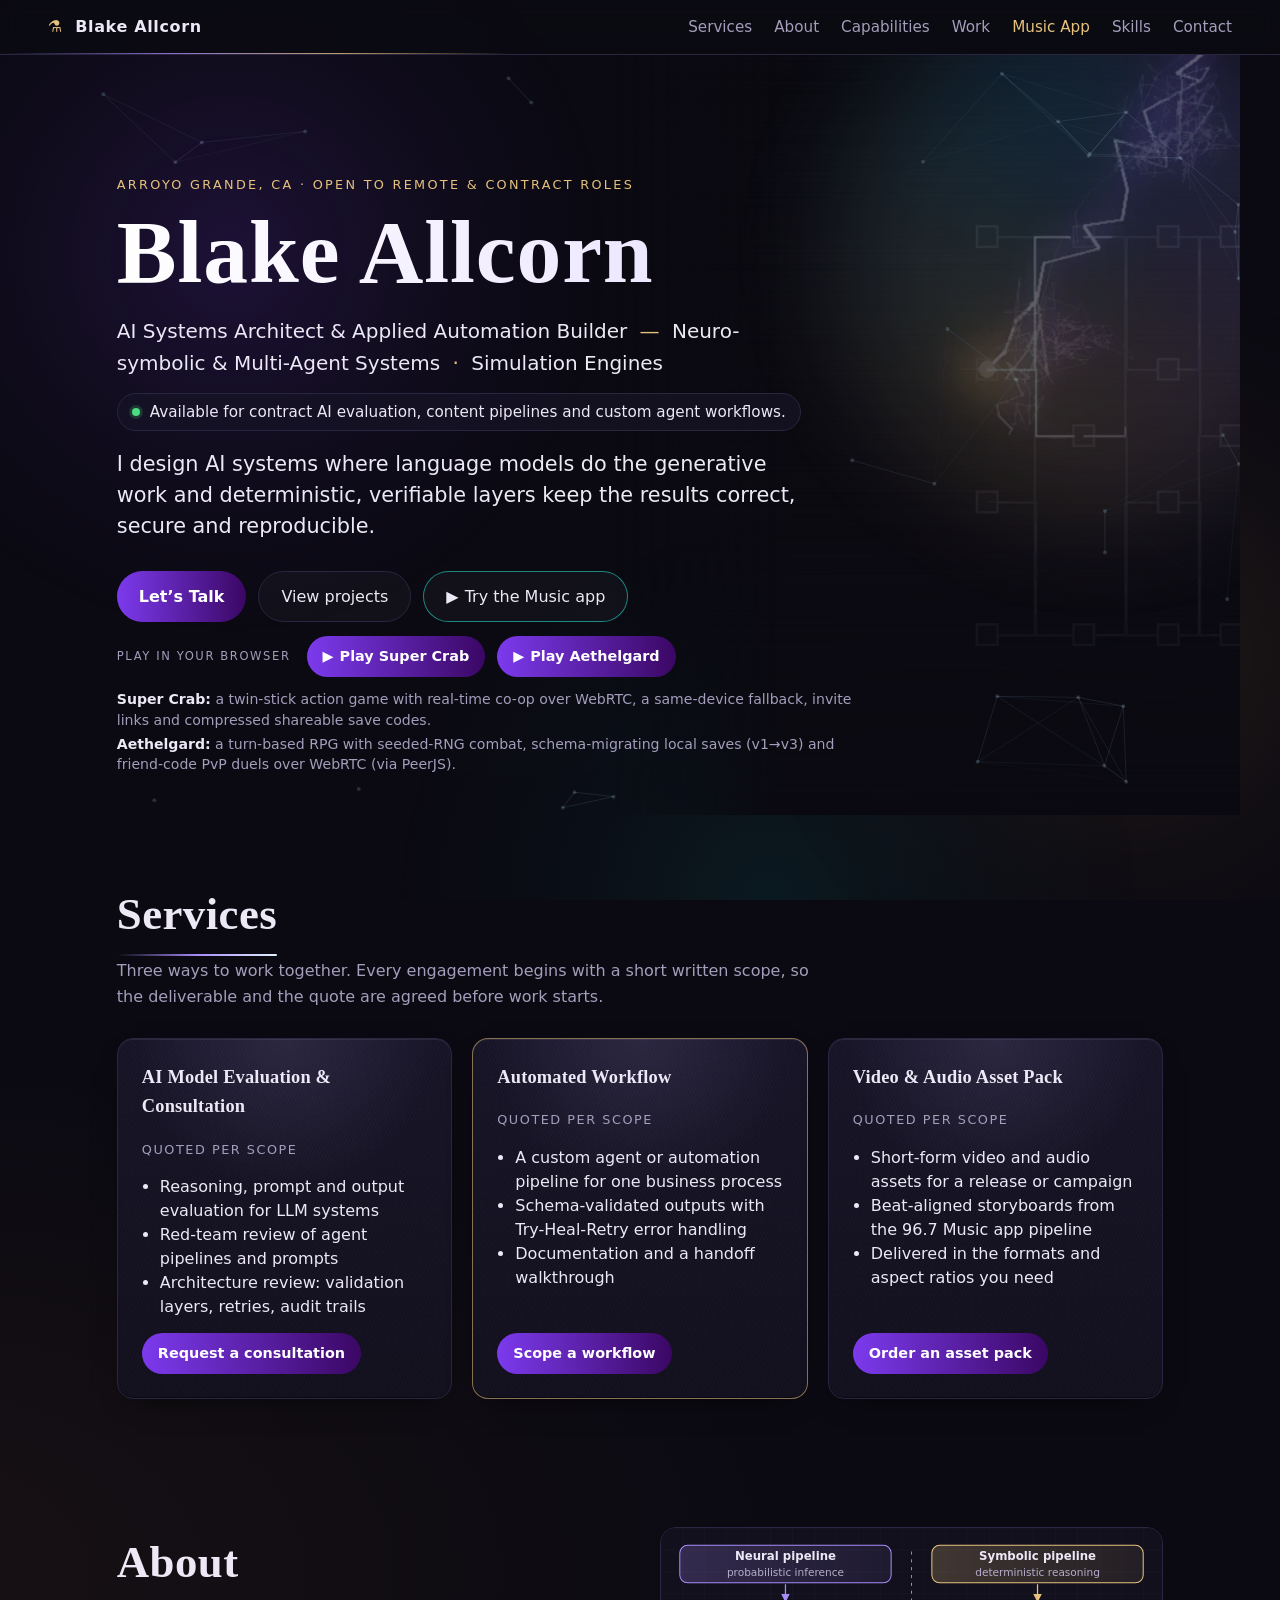
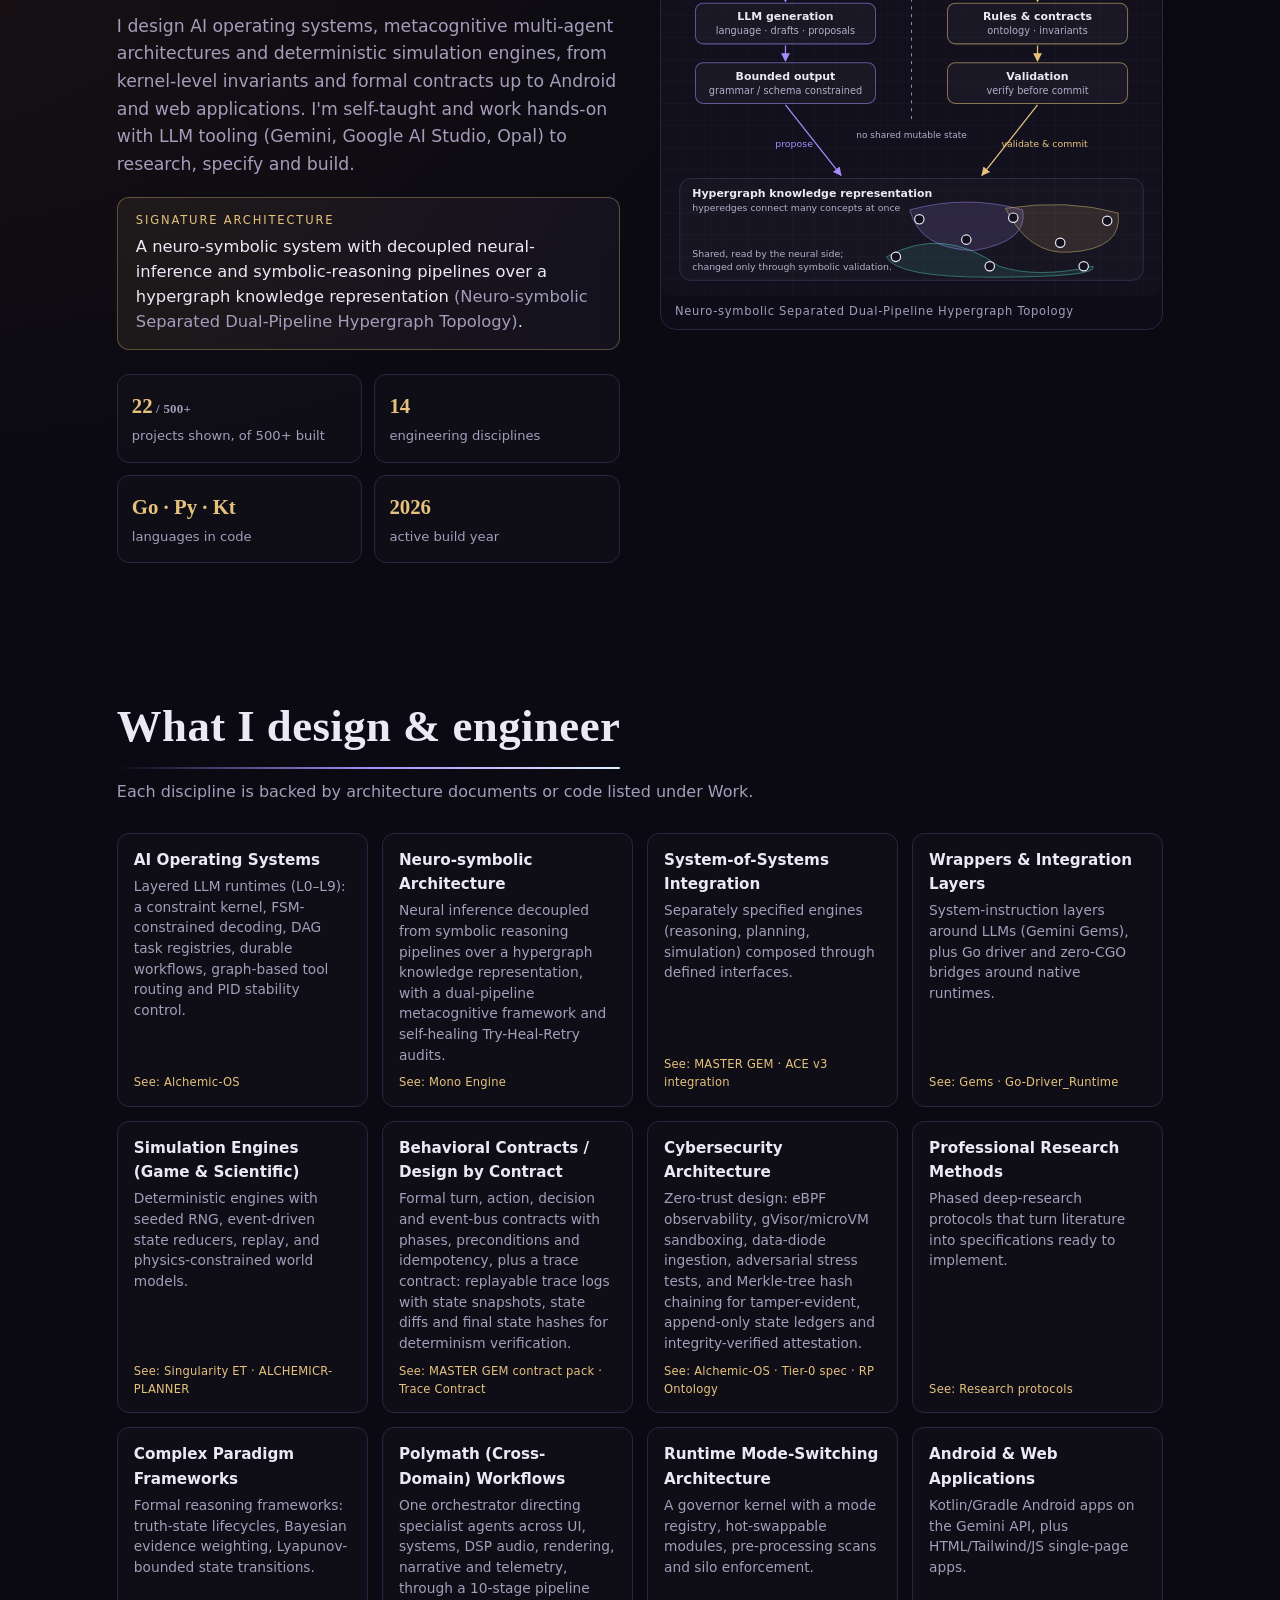
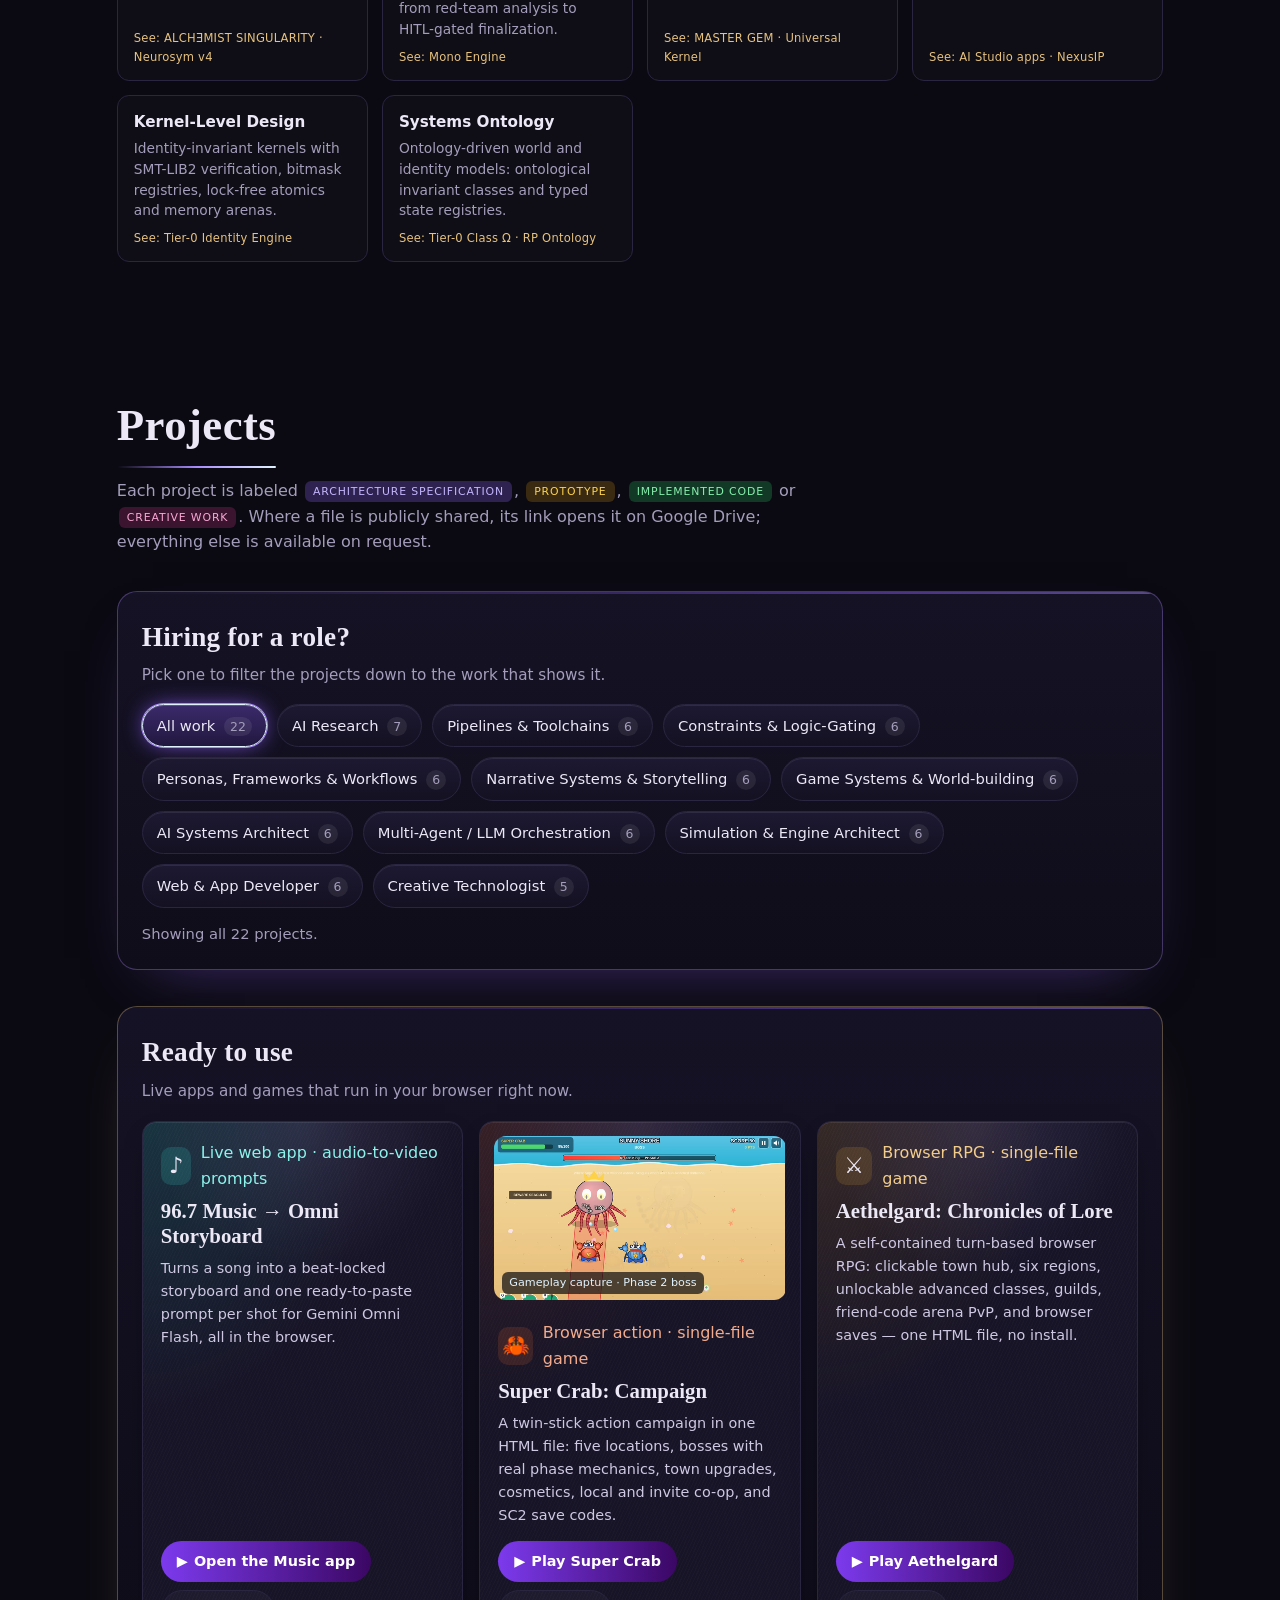
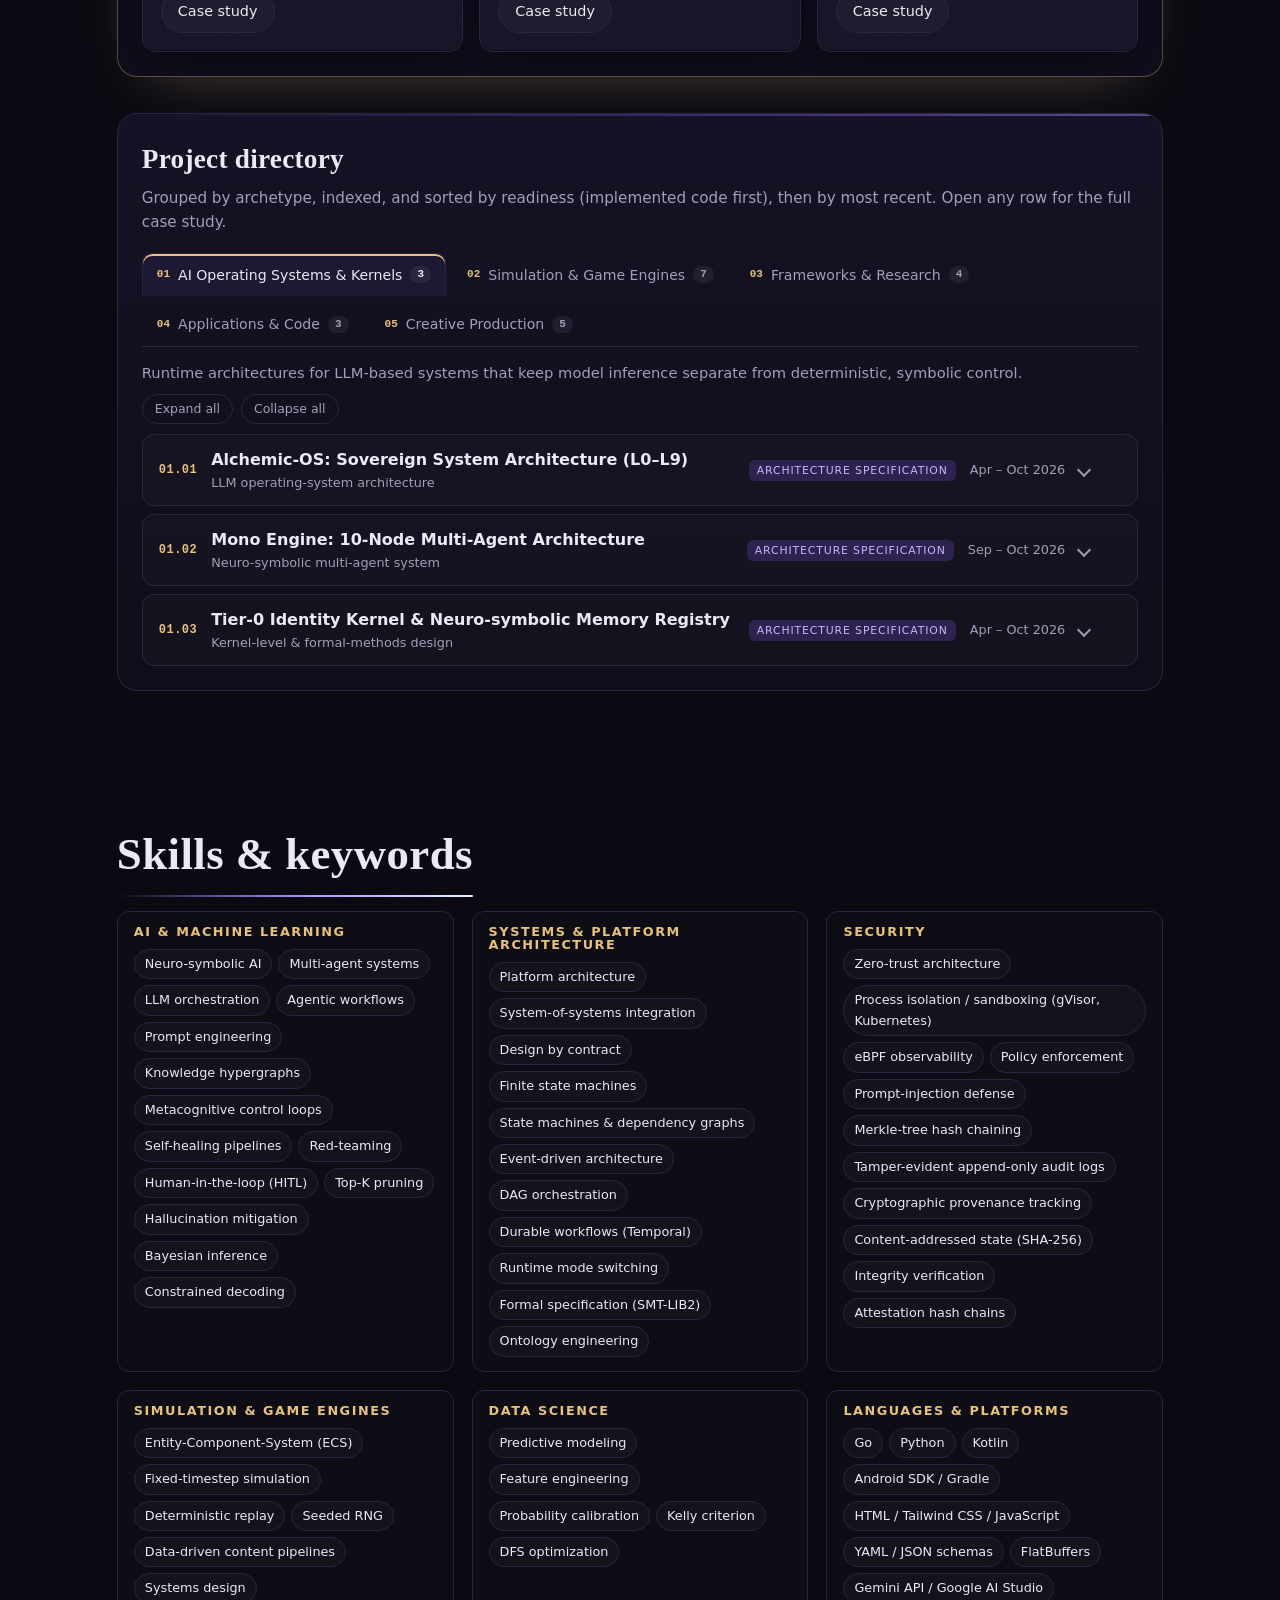
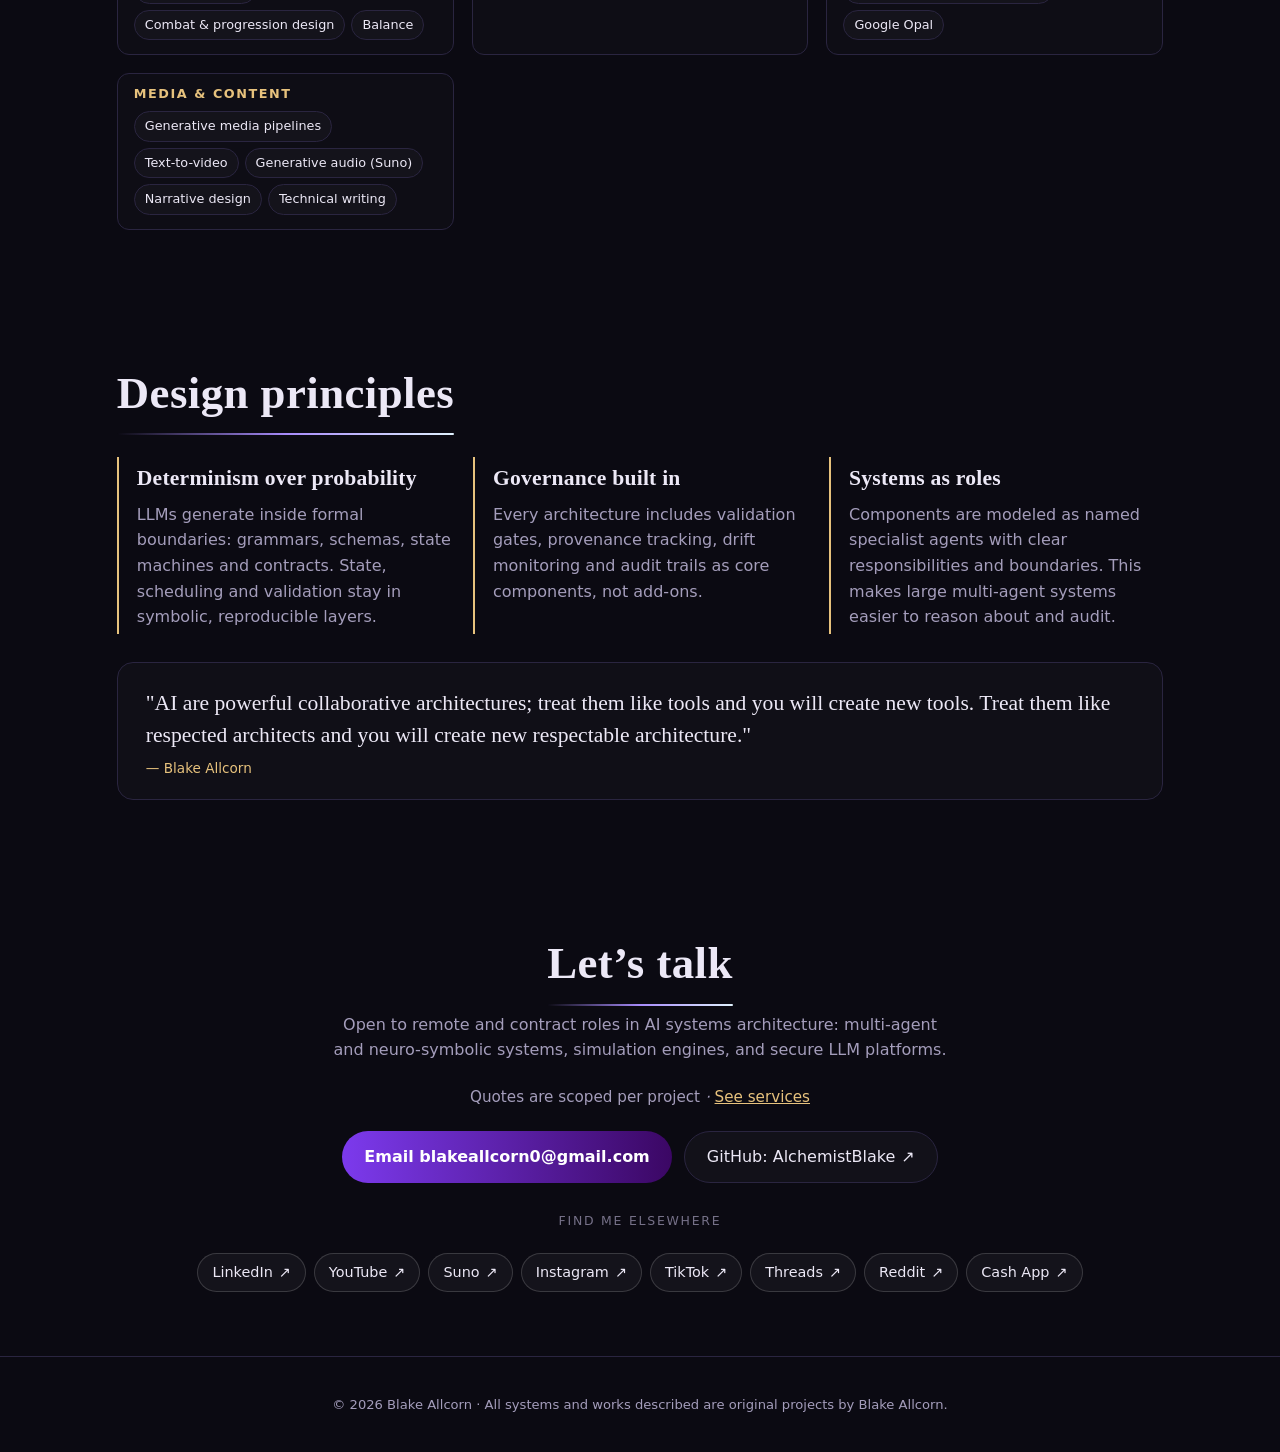
<file: index.html>
<!doctype html>
<html lang="en">
<head>
<meta charset="utf-8">
<meta name="viewport" content="width=device-width, initial-scale=1">
<title>Blake Allcorn | AI Systems Architect: Neuro-symbolic &amp; Multi-Agent Systems, Simulation Engines</title>
<meta name="description" content="Blake Allcorn: AI systems architect specializing in neuro-symbolic and multi-agent LLM architectures, deterministic simulation and game engines, design-by-contract, zero-trust architecture, Go, Python, Kotlin and Android.">
<meta name="keywords" content="AI Systems Architect, neuro-symbolic AI, multi-agent systems, LLM orchestration, multi-agent orchestration, agentic workflows, self-healing pipelines, human-in-the-loop, HITL, red-teaming, Top-K pruning, state machines, dependency graphs, prompt engineering, knowledge graph, hypergraph, ontology engineering, simulation engine, game engine, ECS, deterministic replay, event-driven architecture, design by contract, zero-trust, eBPF, Merkle tree, hash chaining, tamper-evident audit logs, append-only ledger, cryptographic provenance, SHA-256, integrity verification, Temporal, Go, Python, Kotlin, Android, FlatBuffers">
<link rel="canonical" href="https://alchemistblake.github.io/">
<meta property="og:type" content="profile">
<meta property="og:url" content="https://alchemistblake.github.io/">
<meta property="og:site_name" content="Blake Allcorn">
<meta property="og:title" content="Blake Allcorn · AI Systems Architect">
<meta property="og:description" content="AI systems architect: neuro-symbolic and multi-agent LLM architectures, simulation engines, and live browser apps and games.">
<meta property="og:image" content="https://alchemistblake.github.io/assets/media/og-card.png">
<meta property="og:image:alt" content="Blake Allcorn, AI Systems Architect: violet lightning striking a blue-white node graph">
<meta name="twitter:card" content="summary_large_image">
<meta name="twitter:image" content="https://alchemistblake.github.io/assets/media/og-card.png">
<meta name="twitter:title" content="Blake Allcorn · AI Systems Architect">
<meta name="twitter:description" content="AI systems architect: neuro-symbolic and multi-agent LLM architectures, simulation engines, and live browser apps and games.">
<meta name="theme-color" content="#0b0a12">
<script type="application/ld+json">{"@context": "https://schema.org", "@type": "Person", "name": "Blake Allcorn", "jobTitle": "AI Systems Architect", "url": "https://alchemistblake.github.io/", "email": "mailto:blakeallcorn0@gmail.com", "sameAs": ["https://github.com/AlchemistBlake", "https://www.linkedin.com/in/blake-allcorn-323547402", "https://www.youtube.com/@96alchemist7", "https://suno.com/@96alchemist7", "https://www.instagram.com/96alchemist7", "https://www.tiktok.com/@alchemist_967", "https://www.threads.com/@96alchemist7", "https://www.reddit.com/user/Due-Psychology1816"], "knowsAbout": ["Neuro-symbolic AI", "Multi-agent systems", "LLM orchestration", "Simulation engines", "Game design"]}</script>
<link rel="stylesheet" href="assets/style.css?v=5ef02293">
<link rel="icon" href="data:image/svg+xml,<svg xmlns='http://www.w3.org/2000/svg' viewBox='0 0 100 100'><text y='.9em' font-size='90'>⚗</text></svg>">
</head>
<body id="top">
<div class="ambient" aria-hidden="true"><i></i><i></i><i></i></div>
<a class="skip" href="#main">Skip to content</a>
<header class="nav">
  <a class="brand" href="#top"><span class="brand-mark">⚗</span> Blake Allcorn</a>
  <nav><a href="#services">Services</a><a href="#about">About</a><a href="#capabilities">Capabilities</a><a href="#work">Work</a><a href="music/" class="nav-app">Music App</a><a href="#skills">Skills</a><a href="#contact">Contact</a></nav>
</header>

<main id="main" tabindex="-1">
<section class="hero">
  <div class="hero__bg" aria-hidden="true">
    <video class="hero__loop" muted loop playsinline preload="metadata" poster="assets/media/hero-poster.jpg" disablepictureinpicture aria-hidden="true">
      <source data-src="assets/media/hero-loop.webm" type="video/webm">
      <source data-src="assets/media/hero-loop.mp4" type="video/mp4">
    </video>
  </div>
  <div class="aura" aria-hidden="true"></div>
  <p class="eyebrow">Arroyo Grande, CA · Open to remote &amp; contract roles</p>
  <h1>Blake Allcorn</h1>
  <p class="roles">AI Systems Architect &amp; Applied Automation Builder <i>—</i> Neuro-symbolic &amp; Multi-Agent Systems <i>·</i> Simulation Engines</p>
  <p class="avail"><span class="avail__dot" aria-hidden="true"></span>Available for contract AI evaluation, content pipelines and custom agent workflows.</p>
  <p class="value">I design AI systems where language models do the generative work and deterministic, verifiable layers keep the results correct, secure and reproducible.</p>
  <div class="cta">
    <a class="btn btn--primary btn--lg" href="#contact">Let&rsquo;s Talk</a>
    <a class="btn btn--lg" href="#work">View projects</a>
    <a class="btn btn--lg btn--glow" href="music/"><span aria-hidden="true">▶</span> Try the Music app</a>
  </div>
  <div class="cta cta--play" aria-label="Playable games">
    <span class="cta__label">Play in your browser</span>
    <a class="btn btn--play" href="play/super-crab/"><span aria-hidden="true">▶</span> Play Super Crab</a>
    <a class="btn btn--play" href="play/aethelgard/"><span aria-hidden="true">▶</span> Play Aethelgard</a>
  </div>
  <ul class="play-notes">
    <li><strong>Super Crab:</strong> a twin-stick action game with real-time co-op over WebRTC, a same-device fallback, invite links and compressed shareable save codes.</li>
    <li><strong>Aethelgard:</strong> a turn-based RPG with seeded-RNG combat, schema-migrating local saves (v1&rarr;v3) and friend-code PvP duels over WebRTC (via PeerJS).</li>
  </ul>
</section>

<section id="services" class="section services" aria-labelledby="services-title">
  <h2 id="services-title">Services</h2>
  <p class="services__lead">Three ways to work together. Every engagement begins with a short written scope, so the deliverable and the quote are agreed before work starts.</p>
  <div class="svc-grid">
    <article class="svc">
      <h3>AI Model Evaluation &amp; Consultation</h3>
      <p class="svc__price"><span class="svc__from">Quoted per scope</span></p>
      <ul>
        <li>Reasoning, prompt and output evaluation for LLM systems</li>
        <li>Red-team review of agent pipelines and prompts</li>
        <li>Architecture review: validation layers, retries, audit trails</li>
      </ul>
      <a class="btn btn--primary" href="mailto:blakeallcorn0@gmail.com?subject=Consultation%20request&amp;body=What%20I%20need%20evaluated%20or%20reviewed%3A%0A%0AModel%20or%20system%3A%0A%0AHours%20estimated%3A%0A%0ADeadline%3A">Request a consultation</a>
    </article>
    <article class="svc svc--feature">
      <h3>Automated Workflow</h3>
      <p class="svc__price"><span class="svc__from">Quoted per scope</span></p>
      <ul>
        <li>A custom agent or automation pipeline for one business process</li>
        <li>Schema-validated outputs with Try-Heal-Retry error handling</li>
        <li>Documentation and a handoff walkthrough</li>
      </ul>
      <a class="btn btn--primary" href="mailto:blakeallcorn0@gmail.com?subject=Automated%20workflow%20request&amp;body=Process%20to%20automate%3A%0A%0ATools%20and%20data%20it%20touches%3A%0A%0AWhat%20%22done%22%20looks%20like%3A%0A%0ADeadline%3A">Scope a workflow</a>
    </article>
    <article class="svc">
      <h3>Video &amp; Audio Asset Pack</h3>
      <p class="svc__price"><span class="svc__from">Quoted per scope</span></p>
      <ul>
        <li>Short-form video and audio assets for a release or campaign</li>
        <li>Beat-aligned storyboards from the 96.7 Music app pipeline</li>
        <li>Delivered in the formats and aspect ratios you need</li>
      </ul>
      <a class="btn btn--primary" href="mailto:blakeallcorn0@gmail.com?subject=Asset%20pack%20request&amp;body=Song%20or%20campaign%3A%0A%0AFormats%20and%20aspect%20ratios%3A%0A%0ADeadline%3A">Order an asset pack</a>
    </article>
  </div>
</section>

<section id="about" class="section about" aria-labelledby="about-title">
  <div class="about-grid">
    <div class="about-text">
      <h2 id="about-title">About</h2>
      <p class="lede">I design AI operating systems, metacognitive multi-agent architectures and deterministic simulation engines, from kernel-level invariants and formal contracts up to Android and web applications. I'm self-taught and work hands-on with LLM tooling (Gemini, Google AI Studio, Opal) to research, specify and build.</p>
      <p class="signature"><span>Signature architecture</span>A neuro-symbolic system with decoupled neural-inference and symbolic-reasoning pipelines over a hypergraph knowledge representation <em>(Neuro-symbolic Separated Dual-Pipeline Hypergraph Topology)</em>.</p>
      <ul class="stats" aria-label="At a glance">
        <li><b>22<small class="stat-of"> / 500+</small></b><span>projects shown, of 500+ built</span></li>
        <li><b>14</b><span>engineering disciplines</span></li>
        <li><b>Go · Py · Kt</b><span>languages in code</span></li>
        <li><b>2026</b><span>active build year</span></li>
      </ul>
    </div>
    <figure class="diagram diagram--about"><img src="assets/diagrams/dual-pipeline.svg?v=f263bb38" alt="Neuro-symbolic separated dual-pipeline: a probabilistic neural pipeline proposes, a deterministic symbolic pipeline validates and commits, with no shared mutable state, both over a hypergraph knowledge representation." width="640"><figcaption>Neuro-symbolic Separated Dual-Pipeline Hypergraph Topology</figcaption></figure>
  </div>
</section>

<section id="capabilities" class="section">
  <div class="section-head">
    <h2>What I design &amp; engineer</h2>
    <p>Each discipline is backed by architecture documents or code listed under Work.</p>
  </div>
  <ul class="caps"><li><h4>AI Operating Systems</h4><p>Layered LLM runtimes (L0–L9): a constraint kernel, FSM-constrained decoding, DAG task registries, durable workflows, graph-based tool routing and PID stability control.</p><span class="evidence">See: Alchemic-OS</span></li><li><h4>Neuro-symbolic Architecture</h4><p>Neural inference decoupled from symbolic reasoning pipelines over a hypergraph knowledge representation, with a dual-pipeline metacognitive framework and self-healing Try-Heal-Retry audits.</p><span class="evidence">See: Mono Engine</span></li><li><h4>System-of-Systems Integration</h4><p>Separately specified engines (reasoning, planning, simulation) composed through defined interfaces.</p><span class="evidence">See: MASTER GEM · ACE v3 integration</span></li><li><h4>Wrappers &amp; Integration Layers</h4><p>System-instruction layers around LLMs (Gemini Gems), plus Go driver and zero-CGO bridges around native runtimes.</p><span class="evidence">See: Gems · Go-Driver_Runtime</span></li><li><h4>Simulation Engines (Game &amp; Scientific)</h4><p>Deterministic engines with seeded RNG, event-driven state reducers, replay, and physics-constrained world models.</p><span class="evidence">See: Singularity ET · ALCHEMICR-PLANNER</span></li><li><h4>Behavioral Contracts / Design by Contract</h4><p>Formal turn, action, decision and event-bus contracts with phases, preconditions and idempotency, plus a trace contract: replayable trace logs with state snapshots, state diffs and final state hashes for determinism verification.</p><span class="evidence">See: MASTER GEM contract pack · Trace Contract</span></li><li><h4>Cybersecurity Architecture</h4><p>Zero-trust design: eBPF observability, gVisor/microVM sandboxing, data-diode ingestion, adversarial stress tests, and Merkle-tree hash chaining for tamper-evident, append-only state ledgers and integrity-verified attestation.</p><span class="evidence">See: Alchemic-OS · Tier-0 spec · RP Ontology</span></li><li><h4>Professional Research Methods</h4><p>Phased deep-research protocols that turn literature into specifications ready to implement.</p><span class="evidence">See: Research protocols</span></li><li><h4>Complex Paradigm Frameworks</h4><p>Formal reasoning frameworks: truth-state lifecycles, Bayesian evidence weighting, Lyapunov-bounded state transitions.</p><span class="evidence">See: ALCHƎMIST SINGULARITY · Neurosym v4</span></li><li><h4>Polymath (Cross-Domain) Workflows</h4><p>One orchestrator directing specialist agents across UI, systems, DSP audio, rendering, narrative and telemetry, through a 10-stage pipeline from red-team analysis to HITL-gated finalization.</p><span class="evidence">See: Mono Engine</span></li><li><h4>Runtime Mode-Switching Architecture</h4><p>A governor kernel with a mode registry, hot-swappable modules, pre-processing scans and silo enforcement.</p><span class="evidence">See: MASTER GEM · Universal Kernel</span></li><li><h4>Android &amp; Web Applications</h4><p>Kotlin/Gradle Android apps on the Gemini API, plus HTML/Tailwind/JS single-page apps.</p><span class="evidence">See: AI Studio apps · NexusIP</span></li><li><h4>Kernel-Level Design</h4><p>Identity-invariant kernels with SMT-LIB2 verification, bitmask registries, lock-free atomics and memory arenas.</p><span class="evidence">See: Tier-0 Identity Engine</span></li><li><h4>Systems Ontology</h4><p>Ontology-driven world and identity models: ontological invariant classes and typed state registries.</p><span class="evidence">See: Tier-0 Class Ω · RP Ontology</span></li></ul>
</section>

<section id="work" class="section">
  <div class="section-head">
    <h2>Projects</h2>
    <p>Each project is labeled <span class="status status--spec">Architecture specification</span>, <span class="status status--proto">Prototype</span>, <span class="status status--code">Implemented code</span> or <span class="status status--creative">Creative work</span>. Where a file is publicly shared, its link opens it on Google Drive; everything else is available on request.</p>
  </div>
<div class="dbox dbox--roles" aria-labelledby="roles-h"><div class="dbox__head"><h3 id="roles-h">Hiring for a role?</h3><p>Pick one to filter the projects down to the work that shows it.</p></div><div class="rchips" role="group" aria-label="Role presets"><button class="rchip" type="button" aria-pressed="true" data-role="">All work <span class="rchip__c">22</span></button><button class="rchip" type="button" aria-pressed="false" data-role="ai-research" data-desc="Structured research protocols, neuro-symbolic inference frameworks and research-driven system design.">AI Research <span class="rchip__c">7</span></button><button class="rchip" type="button" aria-pressed="false" data-role="pipelines" data-desc="Multi-stage generation pipelines, tool-calling chains, CLIs and build tooling.">Pipelines &amp; Toolchains <span class="rchip__c">6</span></button><button class="rchip" type="button" aria-pressed="false" data-role="constraints" data-desc="Contract checks, invariant gates, deterministic validation layers around LLM output.">Constraints &amp; Logic-Gating <span class="rchip__c">6</span></button><button class="rchip" type="button" aria-pressed="false" data-role="personas" data-desc="Agent personas, prompt frameworks and repeatable agentic workflows.">Personas, Frameworks &amp; Workflows <span class="rchip__c">6</span></button><button class="rchip" type="button" aria-pressed="false" data-role="narrative" data-desc="Storyteller agents, roleplay systems, narrative ontology and serialized fiction.">Narrative Systems &amp; Storytelling <span class="rchip__c">6</span></button><button class="rchip" type="button" aria-pressed="false" data-role="game-design" data-desc="Combat systems, progression, bosses, classes, guilds, lore and playable builds.">Game Systems &amp; World-building <span class="rchip__c">6</span></button><button class="rchip" type="button" aria-pressed="false" data-role="ai-architect" data-desc="Layered LLM system design, kernels, memory registries, governance and provenance.">AI Systems Architect <span class="rchip__c">6</span></button><button class="rchip" type="button" aria-pressed="false" data-role="multi-agent" data-desc="Specialist-agent pipelines, routing, state machines and human-in-the-loop review.">Multi-Agent / LLM Orchestration <span class="rchip__c">6</span></button><button class="rchip" type="button" aria-pressed="false" data-role="engine" data-desc="Deterministic runtimes, ECS-style engines, seeded RNG and contract-driven simulation.">Simulation &amp; Engine Architect <span class="rchip__c">6</span></button><button class="rchip" type="button" aria-pressed="false" data-role="app-dev" data-desc="Shipped browser apps and games, WebRTC co-op, Android apps, Go and Python codebases.">Web &amp; App Developer <span class="rchip__c">6</span></button><button class="rchip" type="button" aria-pressed="false" data-role="creative-tech" data-desc="AI music, anime video pipelines, illustrated serials and worldbuilding.">Creative Technologist <span class="rchip__c">5</span></button></div><p class="rstatus" aria-live="polite">Showing all 22 projects.</p></div>
<div class="dbox dbox--ready" aria-labelledby="ready-h"><div class="dbox__head"><h3 id="ready-h">Ready to use</h3><p>Live apps and games that run in your browser right now.</p></div><div class="rgrid"><article class="rtile" data-roles="pipelines personas multi-agent app-dev creative-tech" style="--h:175">
  <div class="rtile__top"><span class="rtile__glyph" aria-hidden="true">♪</span><span class="kicker">Live web app · audio-to-video prompts</span></div>
  <h4>96.7 Music → Omni Storyboard</h4>
  <p>Turns a song into a beat-locked storyboard and one ready-to-paste prompt per shot for Gemini Omni Flash, all in the browser.</p>
  <div class="rtile__foot"><a class="btn btn--play" href="music/" aria-label="Open 96.7 Music to Omni Storyboard, a web app that turns a song into video prompts"><span aria-hidden="true">▶</span> Open the Music app</a><a class="btn rtile__more" href="#music-omni" data-open="music-omni">Case study</a></div>
</article><article class="rtile" data-roles="game-design engine app-dev" style="--h:18">
  <figure class="rtile__media"><video muted loop playsinline preload="none" poster="assets/media/super-crab-poster.jpg" data-src="assets/media/super-crab-loop.webm" width="720" height="405" aria-label="Super Crab: Campaign gameplay, Phase 2 boss fight with two crabs"></video><figcaption>Gameplay capture · Phase 2 boss</figcaption></figure><div class="rtile__top"><span class="rtile__glyph" aria-hidden="true">🦀</span><span class="kicker">Browser action · single-file game</span></div>
  <h4>Super Crab: Campaign</h4>
  <p>A twin-stick action campaign in one HTML file: five locations, bosses with real phase mechanics, town upgrades, cosmetics, local and invite co-op, and SC2 save codes.</p>
  <div class="rtile__foot"><a class="btn btn--play" href="play/super-crab/" aria-label="Play Super Crab: Campaign, a twin-stick action game that runs in your browser"><span aria-hidden="true">▶</span> Play Super Crab</a><a class="btn rtile__more" href="#super-crab" data-open="super-crab">Case study</a></div>
</article><article class="rtile" data-roles="narrative game-design engine app-dev" style="--h:38">
  <div class="rtile__top"><span class="rtile__glyph" aria-hidden="true">⚔</span><span class="kicker">Browser RPG · single-file game</span></div>
  <h4>Aethelgard: Chronicles of Lore</h4>
  <p>A self-contained turn-based browser RPG: clickable town hub, six regions, unlockable advanced classes, guilds, friend-code arena PvP, and browser saves — one HTML file, no install.</p>
  <div class="rtile__foot"><a class="btn btn--play" href="play/aethelgard/" aria-label="Play Aethelgard: Chronicles of Lore, a turn-based RPG that runs in your browser"><span aria-hidden="true">▶</span> Play Aethelgard</a><a class="btn rtile__more" href="#aethelgard" data-open="aethelgard">Case study</a></div>
</article></div></div>
<div class="dbox dbox--dir" aria-labelledby="dir-h"><div class="dbox__head"><h3 id="dir-h">Project directory</h3><p>Grouped by archetype, indexed, and sorted by readiness (implemented code first), then by most recent. Open any row for the full case study.</p></div><div class="dtabs" role="tablist" aria-label="Project archetypes"><button class="dtab" role="tab" id="tab-g0" aria-controls="g0" aria-selected="true" tabindex="0"><span class="dtab__n">01</span> AI Operating Systems &amp; Kernels <span class="dtab__c" data-total="3">3</span></button><button class="dtab" role="tab" id="tab-g1" aria-controls="g1" aria-selected="false" tabindex="-1"><span class="dtab__n">02</span> Simulation &amp; Game Engines <span class="dtab__c" data-total="7">7</span></button><button class="dtab" role="tab" id="tab-g2" aria-controls="g2" aria-selected="false" tabindex="-1"><span class="dtab__n">03</span> Frameworks &amp; Research <span class="dtab__c" data-total="4">4</span></button><button class="dtab" role="tab" id="tab-g3" aria-controls="g3" aria-selected="false" tabindex="-1"><span class="dtab__n">04</span> Applications &amp; Code <span class="dtab__c" data-total="3">3</span></button><button class="dtab" role="tab" id="tab-g4" aria-controls="g4" aria-selected="false" tabindex="-1"><span class="dtab__n">05</span> Creative Production <span class="dtab__c" data-total="5">5</span></button></div><div class="dpanel" role="tabpanel" id="g0" aria-labelledby="tab-g0"><p class="dpanel__desc">Runtime architectures for LLM-based systems that keep model inference separate from deterministic, symbolic control.</p><div class="dpanel__tools"><button class="chip" type="button" data-expand>Expand all</button><button class="chip" type="button" data-collapse>Collapse all</button></div><div class="rows"><details class="row" data-id="alchemic-os" data-roles="ai-research constraints personas narrative ai-architect multi-agent">
<summary><span class="row__idx">01.01</span><span class="row__title"><b>Alchemic-OS: Sovereign System Architecture (L0–L9)</b><small>LLM operating-system architecture</small></span><span class="status status--spec">Architecture specification</span><span class="row__date">Apr – Oct 2026</span><span class="row__chev" aria-hidden="true"></span></summary>
<div class="row__body"><article class="card card--wide card--diagram" id="alchemic-os" style="--h:268">
  <figure class="diagram"><img src="assets/diagrams/alchemic-os.svg?v=60d6c6d8" alt="Alchemic-OS ten-layer architecture. From the foundation up: L0 Sovereign Constraint Kernel, L1 FSM-constrained decoding, L2 YAML registry and unified namespace, L3 Temporal orchestration with Try-Heal-Retry, L4 Dijkstra tool graph routing, L5 metacognitive agent spawning, L6 dynamic attentional context scoping, L7 verifiable security with instruction hierarchy and eBPF, L8 PID global stability controller, L9 physics-constrained state and visual transduction. Side panels: a 96.7 Hz master clock, four runtime components (Cognitive Router, Blake.ENG Logic Engine, Narrative CM, Unified Namespace), the deterministic boot sequence with identity lock, and the hash-chained Merkle ledger." loading="lazy" width="1100"><figcaption>Architecture diagram, drawn from the design documents</figcaption></figure>
  <div class="body">
    <div class="meta"><span class="kicker">LLM operating-system architecture</span><span class="dates">Apr – Oct 2026</span></div>
    <h4>Alchemic-OS: Sovereign System Architecture (L0–L9)</h4>
    <span class="status status--spec">Architecture specification</span>
    <p class="tldr"><strong>A ten-layer (L0–L9) operating-system architecture that turns an LLM into a governed, stateful runtime: a constraint kernel and FSM-constrained decoding bound every token, deterministic workflows and graph routing own control flow, and every verified state change is recorded on a tamper-evident Merkle ledger.</strong></p>
    <dl class="pa"><div><dt>Problem</dt><dd>LLMs are stateless, non-deterministic and open to prompt injection, so on their own they can&#x27;t be trusted to own state, control flow, tool execution or long-running work.</dd></div><div><dt>Approach</dt><dd>Put a deterministic kernel underneath the model and nine governed layers above it: constrain decoding, externalize state, run work as durable workflows, route tools by graph search, scope context, enforce security at the kernel, and close the loop with PID stability control.</dd></div></dl>
    <h5 class="built-h">What I specified</h5>
    <ul class="bullets"><li>10-layer stack, L0 Sovereign Constraint Kernel to L9 physics-constrained state &amp; rendering, each layer mapped to a standard mechanism (FSM decoding, Temporal, Dijkstra routing, eBPF, PID control)</li><li>L5 Metacognitive Agent Spawning: threshold-triggered sub-agents (spawn score &gt; 0.7); L6 DACS context scoping</li><li>Four runtime services: Cognitive Router, Blake.ENG Logic Engine (strict JSON), Narrative CM and Unified Namespace</li><li>Deterministic boot with root-hash verification and an identity lock, on a 96.7 Hz fixed-rate master clock</li><li>Zero-trust security: instruction hierarchy, gVisor/Kata sandboxes, eBPF execve tracing, and a Merkle-chain ledger</li></ul>
    <div class="stack"><span>Stack</span><ul><li>Platform architecture</li><li>Grammar-constrained decoding (FSM / PDA)</li><li>Unified namespace</li><li>DAG scheduling</li><li>Optimistic locking</li><li>Temporal (Go) durable execution</li><li>Dijkstra graph routing</li><li>Circuit breakers</li><li>Dynamic sub-agent orchestration</li><li>Context engineering</li><li>HNSW + BM25 hybrid retrieval</li><li>Instruction hierarchy / prompt-injection defense</li><li>Zero-trust security</li><li>Kubernetes / gVisor / Kata</li><li>eBPF</li><li>PID control</li><li>Merkle-tree hash chaining</li><li>Tamper-evident audit logs</li><li>Deterministic boot &amp; integrity checks</li></ul></div>
    <details class="deep"><summary>Technical deep dive</summary><div class="deep-body"><p>A ten-layer operating-system architecture for autonomous LLM systems. A deterministic constraint kernel (L0) sits underneath the model, and nine governed layers above it own decoding, state, workflows, tool routing, agent spawning, context, security, stability control and physics-bounded rendering. The model only generates inside these bounds; state, control flow and verification stay symbolic and deterministic. Layer names below are Blake&#x27;s own, each followed by the standard engineering term.</p><ul class="bullets"><li>L0 Sovereign Constraint Kernel: a persistent-state kernel beneath the model that enforces topological fidelity over token generation, so the LLM runs as a stateful, constraint-bound runtime instead of a stateless text generator. A dual-pipeline topology separates a Symbolic Action Core (adaptive context) from an Invariant Symbolic Action Core (deterministic constraints), joined by one-way state diodes: ground truth flows down, and nothing writes back. Fixed physical constants and system invariants are enforced by the kernel across every layer, and a tripartite authorization model (delegated authorization with token scopes and spending limits, a behavioral constitution, and per-site action contracts) gates every action.</li><li>L1 Generative Constraints (FSM control): grammar-constrained decoding. Output grammars are compiled ahead of time into finite state machines (regular constraints) or pushdown automata (nested, context-free grammars) that mask logits before sampling, so schema-violating tokens cannot be emitted. A think-then-constrain cascade lets the model draft freely, validates the draft, and regenerates under strict constraints only if validation fails.</li><li>L2 Decentralized YAML Registry &amp; Unified Namespace: a global addressing system in which every task, tool call and agent carries a hierarchical MCP_ID (for example TASK.AUTH.SECURITY.004) that appears in prompts, code comments, commits and audit evidence. Agents claim work with optimistic locking and lock_expires leases, orphaned tasks are garbage-collected and reset, and blocked_by / blocks arrays define a DAG of execution dependencies.</li><li>L3 Temporal Orchestration &amp; Try-Heal-Retry: deterministic workflows are separated from volatile AI activities using Temporal (Go SDK) durable execution, with Try-Heal-Retry self-healing loops and exponential backoff when a model call fails or returns invalid structure.</li><li>L4 Dijkstra-based Tool Graph Routing: the Cognitive Router computes minimum-cost tool paths over latency, cost and failure weights, so tool selection is a deterministic graph search rather than an LLM decision. FSM circuit breakers set failing edges to infinite weight, which routes around them.</li><li>L5 Metacognitive Agent Spawning: threshold-triggered dynamic sub-agent instantiation. A weighted spawn score over five normalized signals (file interdependency, cyclomatic complexity, test-failure cascade, context-window fill and token-entropy uncertainty) pauses the primary agent and spawns scoped child agents when it exceeds 0.7. Child context is sliced with hybrid retrieval (HNSW vector index plus BM25).</li><li>L6 Dynamic Attentional Context Scoping (DACS): the orchestrator normally runs in REGISTRY mode, holding only a compressed summary of at most 200 tokens per agent, and switches to FOCUS mode for one agent&#x27;s full lineage when that agent issues a steering request. An atomic context compiler emits incremental ContextDeltas and shreds payloads to their functional minimum to prevent cross-agent contamination.</li><li>L7 Verifiable Security (ManyIH &amp; eBPF): a many-tier instruction hierarchy assigns privilege levels (1–10) to instruction blocks at inference time, so lower-privilege text such as tool-ingested content cannot override system policy (prompt-injection defense). Code runs in Kubernetes agent sandboxes on gVisor or Kata runtimes as non-root with all Linux capabilities dropped. eBPF tracepoints (sys_enter_execve) and uprobes (SSL_write) correlate an agent&#x27;s stated intent with the commands it actually executes, matching PID, parent PID and time window, and progressive enforcement drops unauthorized connections at the kernel.</li><li>L8 Global Stability Controller (GSC): a multi-variable PID controller over semantic-drift, retry-rate, token-utility and eBPF-anomaly telemetry. It modulates pruning depth and an adaptive KV-cache synchronization interval, N_sync = max(1, ⌊α / R_drift⌋), and was specified against simulated entropic-failure scenarios.</li><li>L9 Metaphysics &amp; Visual Transduction: a physics-constrained state model plus a rendering and transduction layer. Telemetry is normalized into a clamped 42-feature vector. Rendering constraints include focal-region culling and velocity-triggered motion blur, and acoustic rendering uses Arau-Puchades reverberation with grouped feedback delay networks, turning mathematical state into visuals and sound.</li><li>Runtime components: a Cognitive Router that separates conversational intent from mathematical state; the Blake.ENG Logic Engine, a strict mathematical resolver that emits strict JSON schemas; a Narrative CM (generative model) that renders mathematical state as prose; and a Unified Namespace that serves as the persistent single source of truth.</li><li>Boot and timing: the Sovereign Genesis Sequence is a deterministic bootstrap. Its Pi-Binary-Spiral memory reference (a Pi-derived seed structure) is verified against a root determinism hash, and on any mismatch the system aborts into a safe fallback mode, which the spec tests by fault injection. The Mirrorboot Oracle is an identity-anchoring coherence lock, a boot-integrity check that binds latent state to the system&#x27;s foundational identity. A fixed-rate 96.7 Hz master clock (10.341 ms tick, Go time.Ticker) on node SN-01 synchronizes the layers.</li><li>Specified Merkle-chain state verification: every verified state transition is recorded as an operation tuple (actor ID, verified payload, resulting state) and hash-chained to its predecessor through prev_hash in a tamper-evident, append-only ledger, so any mutation breaks the chain, alerts the eBPF telemetry plane and quarantines the node. Incremental chain verification lets light clients and edge nodes resync without replaying full history.</li><li>Pre-production gate: a four-phase isolation sandbox covering kinetic stress, entropic load, eBPF intent verification and multi-agent DAG lock testing, followed by an adversarial exit gate.</li><li>An Alchemic-OS Sovereign Kernel project vault (kernel invariants, a pre-allocated SoA memory arena, a lock-free AudioWorklet ring buffer and dual-pipeline router blueprints) ships in Blake&#x27;s 96⁷ Fortress app.</li><li>Iterated through versioned blueprints (v1.2, v1.5, 2.0) up to the October 2026 Omni-Lens system roadmap.</li></ul></div></details>
    <div class="foot"><div class="srcs"><span class="src src--drive">Drive</span><span class="src src--onedrive">OneDrive</span></div><div class="links"><span class="on-request">Files available on request</span></div></div>
  </div>
</article></div>
</details><details class="row" data-id="mono-engine" data-roles="ai-research pipelines constraints personas ai-architect multi-agent">
<summary><span class="row__idx">01.02</span><span class="row__title"><b>Mono Engine: 10-Node Multi-Agent Architecture</b><small>Neuro-symbolic multi-agent system</small></span><span class="status status--spec">Architecture specification</span><span class="row__date">Sep – Oct 2026</span><span class="row__chev" aria-hidden="true"></span></summary>
<div class="row__body"><article class="card card--wide card--diagram" id="mono-engine" style="--h:230">
  <figure class="diagram"><img src="assets/diagrams/mono-engine.svg?v=3d42d4ee" alt="Mono Engine 10-stage pipeline: red-team analysis, metacognitive routing, hypothesis validation, draft generation, Try-Heal-Retry audit, Top-K pruning, roadmap, blueprint assembly, orchestration and Merkle-signed finalization, then a human-in-the-loop authorization gate before commit." loading="lazy" width="1100"><figcaption>Architecture diagram, drawn from the design documents</figcaption></figure>
  <div class="body">
    <div class="meta"><span class="kicker">Neuro-symbolic multi-agent system</span><span class="dates">Sep – Oct 2026</span></div>
    <h4>Mono Engine: 10-Node Multi-Agent Architecture</h4>
    <span class="status status--spec">Architecture specification</span>
    <p class="tldr"><strong>Blake&#x27;s signature design: a 10-stage multi-agent pipeline that keeps neural generation separate from symbolic reasoning over a hypergraph, with a human sign-off before anything is committed.</strong></p>
    <dl class="pa"><div><dt>Problem</dt><dd>Single-pass LLM output mixes creative generation with unchecked logic, so errors and drift reach the final result.</dd></div><div><dt>Approach</dt><dd>Split the work across specialist agent stages: red-team first, validate against an ontology, self-correct in a Try-Heal-Retry loop, then require human-in-the-loop authorization.</dd></div></dl>
    <h5 class="built-h">What I specified</h5>
    <ul class="bullets"><li>10-stage orchestration pipeline, from red-team failure-mode analysis to Merkle-signed finalization</li><li>Self-healing Try-Heal-Retry loop with a three-layer syntax / logic / paradigm audit</li><li>YAML context payloads with state-transition (delta) tracking and Merkle chain tags</li><li>Dual-pipeline separation: deterministic execution never shares mutable state with LLM generation</li></ul>
    <div class="stack"><span>Stack</span><ul><li>Neuro-symbolic integration</li><li>Multi-agent orchestration</li><li>Knowledge hypergraphs</li><li>Metacognitive control loops</li><li>Self-healing pipelines</li><li>Red-teaming</li><li>Top-K pruning</li><li>State machines</li><li>Dependency graphs</li><li>Human-in-the-loop (HITL)</li><li>Zero-trust</li><li>Merkle-tagged commits</li><li>YAML context payloads</li><li>TypeScript/React · WebAssembly · WebGPU · Rust/Go (agent domains)</li></ul></div>
    <details class="deep"><summary>Technical deep dive</summary><div class="deep-body"><p>Blake&#x27;s signature design: a neuro-symbolic architecture with decoupled neural inference and symbolic reasoning pipelines over a hypergraph knowledge representation (his name: Neuro-symbolic Separated Dual-Pipeline Hypergraph Topology). Its 10-Node Orchestration Blueprint runs a dual-pipeline metacognitive framework over a 14-step execution pipeline in a tiered architecture, with specialist agent nodes organized into interface, execution, control and governance planes.</p><ul class="bullets"><li>Designed a 10-stage multi-agent orchestration pipeline (red-team failure-mode analysis → token-aware metacognitive routing → ontology-grounded validation → neuro-symbolic drafting → self-healing Try-Heal-Retry loop with three-layer syntax/logic/paradigm audit → Top-K pruning and lexicon gating → dependency-graph and state-machine generation → YAML blueprint assembly → cross-node orchestration → Merkle-signed finalization), gated by a human-in-the-loop (HITL) authorization checkpoint under a zero-trust model.</li><li>Specified structured YAML context payloads assembled before each commit, with delta (state-transition) tracking such as Pipeline_Mapped → Blueprint_Finalized, explicit inter-stage dependencies, and Merkle chain tags on commits for provenance.</li><li>Specified specialist agent nodes with strict domain isolation: UI/state orchestration (TypeScript/React/Next.js), low-level systems (C/Rust/Zig/Go), real-time audio DSP (WebAssembly AudioWorklet), procedural rendering (WebGPU/React-Three-Fiber), narrative state, telemetry, and a detached asynchronous auditor.</li><li>Designed a dual-pipeline separation in which deterministic low-level execution never shares mutable state with probabilistic UI or LLM generation.</li><li>Defined hypergraph-based macro-routing with time-expanded shortest-path scheduling (&quot;Dijkstra-Through-Time&quot;) and a mode-switching contract for activating or hot-swapping agents.</li><li>Designed a metacognitive control loop: a detached asynchronous auditor monitors every agent, triggers diagnostic pauses and repair cycles at defined thresholds, and escalates to a human in the loop. Reasoning is structured as tree-of-thought, chain-of-thought and direction-of-thought passes, and narrative state persists via pushdown automata and sorted-YAML serialization.</li></ul></div></details>
    <div class="foot"><div class="srcs"><span class="src src--drive">Drive</span></div><div class="links"><span class="on-request">Files available on request</span><a class="btn btn--code" href="mailto:blakeallcorn0@gmail.com?subject=96%E2%81%B7%20Fortress%20source%20access%20request" aria-label="Source code: private repository, access on request: email blakeallcorn0@gmail.com to request access"><span aria-hidden="true">🔒</span> Source code: private repository, access on request</a></div></div>
  </div>
</article></div>
</details><details class="row" data-id="kernels" data-roles="ai-research constraints ai-architect">
<summary><span class="row__idx">01.03</span><span class="row__title"><b>Tier-0 Identity Kernel &amp; Neuro-symbolic Memory Registry</b><small>Kernel-level &amp; formal-methods design</small></span><span class="status status--spec">Architecture specification</span><span class="row__date">Apr – Oct 2026</span><span class="row__chev" aria-hidden="true"></span></summary>
<div class="row__body"><article class="card card--wide" id="kernels" style="--h:190">
  <div class="thumb" aria-hidden="true"><span class="glyph">◇</span><span class="grid"></span></div>
  <div class="body">
    <div class="meta"><span class="kicker">Kernel-level &amp; formal-methods design</span><span class="dates">Apr – Oct 2026</span></div>
    <h4>Tier-0 Identity Kernel &amp; Neuro-symbolic Memory Registry</h4>
    <span class="status status--spec">Architecture specification</span>
    <p class="tldr"><strong>The lowest layer of the stack: a formally specified identity kernel that keeps an AI system consistent with its spec, plus a memory registry that maps YAML state to compact bitmask state.</strong></p>
    <dl class="pa"><div><dt>Problem</dt><dd>Long-running AI systems drift from their specification without anyone noticing.</dd></div><div><dt>Approach</dt><dd>Express identity as machine-checkable invariants, measure drift at runtime, and bound state transitions mathematically.</dd></div></dl>
    <h5 class="built-h">What I specified</h5>
    <ul class="bullets"><li>Tier-0 Identity Engine spec: 15 invariants in 5 classes, SMT-LIB2 translations, 8 adversarial stress tests</li><li>Composite drift score with tiered reset logic</li><li>Bitmask registry (v1 → v4.0.0) with Lyapunov-bounded transitions, memory arenas and lock-free atomics</li></ul>
    <div class="stack"><span>Stack</span><ul><li>Formal methods</li><li>SMT-LIB2 / symbolic constraint solving</li><li>Runtime verification</li><li>Drift detection</li><li>Lyapunov stability</li><li>SIMD</li><li>Lock-free concurrency</li><li>Memory arenas</li></ul></div>
    <details class="deep"><summary>Technical deep dive</summary><div class="deep-body"><p>The lowest-level layers of the stack: an identity-invariant kernel that keeps a multi-stream AI system consistent with its specification, and a memory registry that links human-readable YAML state to compact bitmask state in memory.</p><ul class="bullets"><li>Authored the Tier-0 Identity Engine (Echo-LoL) formal spec: 15 invariants in 5 classes, machine-checkable SMT-LIB2 translations, a runtime invariant-measurement layer, a composite drift score with tiered reset logic, and 8 adversarial stress-test definitions.</li><li>Designed a structured bitmask registry that maps a YAML system registry onto zero-copy, SIMD-friendly bitmask state, with state transitions bounded by discrete-time Lyapunov stability conditions (v1 → v4.0.0 revisions).</li><li>Applied low-level engineering patterns: contiguous memory arenas (struct-of-arrays), lock-free atomics, zero-CGO/FFI boundaries and fixed-point arithmetic.</li></ul></div></details>
    <div class="foot"><div class="srcs"><span class="src src--onedrive">OneDrive</span><span class="src src--drive">Drive</span></div><div class="links"><span class="on-request">Files available on request</span></div></div>
  </div>
</article></div>
</details></div></div><div class="dpanel" role="tabpanel" id="g1" aria-labelledby="tab-g1"><p class="dpanel__desc">Deterministic, data-driven simulation for games and scientific or world modeling.</p><div class="dpanel__tools"><button class="chip" type="button" data-expand>Expand all</button><button class="chip" type="button" data-collapse>Collapse all</button></div><div class="rows"><details class="row" data-id="aethelgard" data-roles="narrative game-design engine app-dev">
<summary><span class="row__idx">02.01</span><span class="row__title"><b>Aethelgard: Chronicles of Lore</b><small>Browser RPG · single-file game</small></span><span class="row__live">Live</span><span class="status status--code">Implemented code</span><span class="row__date">Nov 2026</span><span class="row__chev" aria-hidden="true"></span></summary>
<div class="row__body"><article class="card card--wide" id="aethelgard" style="--h:38">
  <div class="thumb" aria-hidden="true"><span class="glyph">⚔</span><span class="grid"></span></div>
  <div class="body">
    <div class="meta"><span class="kicker">Browser RPG · single-file game</span><span class="dates">Nov 2026</span></div>
    <h4>Aethelgard: Chronicles of Lore</h4>
    <span class="status status--code">Implemented code</span>
    <p class="tldr"><strong>A self-contained turn-based browser RPG: clickable town hub, six regions, unlockable advanced classes, guilds, friend-code arena PvP, and browser saves — one HTML file, no install.</strong></p>
    <dl class="pa"><div><dt>Problem</dt><dd>A portfolio game demo should show real systems depth (classes, economy, social PvP) while still loading instantly with no build step.</dd></div><div><dt>Approach</dt><dd>Data-driven combat and progression in plain JavaScript; PeerJS only for arena signalling; localStorage plus portable save codes; Playwright suite that plays campaigns and duels.</dd></div></dl>
    <h5 class="built-h">What I built</h5>
    <ul class="bullets"><li>7 classes (3 base + Magi, Berserker, Beast Tamer, Bard) with alignment titles, 10 ranks, Rank 5 specials and Rank 10 ultimates</li><li>6 regions, 40+ monsters with loot tables and rare berserk encounters; Forge, Vault, guild shops and Arena-Shard chests</li><li>18 element guilds with reputation roles; Arena hub boards (local and duel-network merge); friend-code request/accept PvP</li><li>Clickable Haven town, talent trees, gear upgrades, schema-migrating autosave and AETH1 export codes</li><li>Playwright E2E: 498 checks across viewports, including arena loopback duels and save migrations</li></ul>
    <div class="stack"><span>Stack</span><ul><li>JavaScript</li><li>HTML5 Canvas 2D</li><li>Web Audio API</li><li>Web Speech API</li><li>WebRTC / PeerJS</li><li>CSS Grid &amp; media queries</li><li>Seeded RNG</li><li>Game systems design</li><li>Accessibility (ARIA, keyboard)</li><li>Playwright (Python)</li></ul></div>
    <details class="deep"><summary>Technical deep dive</summary><div class="deep-body"><p>A complete turn-based fantasy RPG in one HTML file: clickable Haven town, six regions, seven classes with alignment variants, guilds, friend-code arena PvP, browser autosave and portable save codes. Procedural canvas art and synthesized audio; PeerJS loads only when the Arena opens.</p><ul class="bullets"><li>Seven vocations: Warrior, Mage, Rogue plus unlockable Magi, Berserker, Beast Tamer and Bard. Eighteen alignments flavor titles (Fire Magi, Demonic Berserker) and advanced-class combat. Ten ranks per class with a Rank 5 special and a Rank 10 ultimate.</li><li>Six expedition regions with 40+ monsters, weighted loot tables, rare berserk encounters (×2 EXP and drops, quest chance), and a multi-phase final boss.</li><li>Progression systems: talent trees, gear rarities upgraded at the Forge, eighteen element guilds with reputation roles and gated shops, Arena-Shards and random-element Arena Chests.</li><li>Social Arena hub with Top 25 / Top 5 boards (local and duel-network merge on friend-code connect) and request/accept WebRTC duels over PeerJS signalling.</li><li>Clickable Haven town map (forge, vault, guild hall, arena, class tutor, NPCs), schema-migrating localStorage autosave (v1→v3) and AETH1 export/import codes.</li><li>Elemental combat cycle Fire → Ice → Air → Darkness with live HUD multipliers; Bard note mini-game; Beast Tamer pet evolution at levels 25 / 50 / 75.</li><li>Playwright end-to-end suite (498 checks) across desktop and phone viewports: full campaigns, save migrations, arena loopback duels, zero console errors on offline paths.</li></ul></div></details>
    <div class="foot"><div class="srcs"></div><div class="links"><a class="btn btn--play" href="play/aethelgard/" aria-label="Play Aethelgard: Chronicles of Lore, a turn-based RPG that runs in your browser"><span aria-hidden="true">▶</span> Play Aethelgard</a></div></div>
  </div>
</article></div>
</details><details class="row" data-id="super-crab" data-roles="game-design engine app-dev">
<summary><span class="row__idx">02.02</span><span class="row__title"><b>Super Crab: Campaign</b><small>Browser action · single-file game</small></span><span class="row__live">Live</span><span class="status status--code">Implemented code</span><span class="row__date">Nov 2026</span><span class="row__chev" aria-hidden="true"></span></summary>
<div class="row__body"><article class="card card--wide" id="super-crab" style="--h:18">
  <div class="thumb" aria-hidden="true"><span class="glyph">🦀</span><span class="grid"></span></div>
  <div class="body">
    <div class="meta"><span class="kicker">Browser action · single-file game</span><span class="dates">Nov 2026</span></div>
    <h4>Super Crab: Campaign</h4>
    <span class="status status--code">Implemented code</span>
    <p class="tldr"><strong>A twin-stick action campaign in one HTML file: five locations, bosses with real phase mechanics, town upgrades, cosmetics, local and invite co-op, and SC2 save codes.</strong></p>
    <dl class="pa"><div><dt>Problem</dt><dd>A portfolio action demo should feel tight on desktop and phone, with real boss mechanics — not a stub that only looks finished.</dd></div><div><dt>Approach</dt><dd>One canvas file with data-driven stages and bosses, Web Audio SFX, localStorage plus portable SC2 codes, and Playwright coverage of campaign, shop, saves and local co-op.</dd></div></dl>
    <h5 class="built-h">What I built</h5>
    <ul class="bullets"><li>5 locations × 3 stages + 5 bosses with phase mechanics</li><li>Skill loadouts, Shell Point shop and cosmetic unlocks</li><li>Local 2P and invite WebRTC co-op; SC2 save codes</li><li>Touch controls and control legend; 48 Playwright checks</li></ul>
    <div class="stack"><span>Stack</span><ul><li>JavaScript</li><li>HTML5 Canvas 2D</li><li>Web Audio API</li><li>WebRTC</li><li>BroadcastChannel</li><li>CSS</li><li>Game feel &amp; combat design</li><li>Touch controls</li><li>Playwright (Python)</li></ul></div>
    <details class="deep"><summary>Technical deep dive</summary><div class="deep-body"><p>A twin-stick action campaign in one HTML file: five beach-to-neon locations, stage waves, five bosses with real phase mechanics, town upgrades, cosmetics, skill loadouts, local 2P and invite co-op, plus SC2 save codes. Procedural canvas art and synthesized audio; STUN only when online co-op starts.</p><ul class="bullets"><li>Five locations with three stages each and a named boss (Kraken King, Coral Hydra, Ghost Captain, Magma Titan, Storm Gull MK-II), including hydra head regen, spectral barriers and timed hack windows.</li><li>Six skills with three equipped slots, Shell Point shop, and cosmetic unlocks (colors, patterns, claws, eyes, accessories).</li><li>Local two-player co-op and invite-link WebRTC co-op (BroadcastChannel + STUN); host-authoritative combat.</li><li>localStorage autosave with SC2 export/import codes; mute, pause, touch sticks and an on-screen control legend.</li><li>Playwright end-to-end suite (48 checks): campaign boot, bosses, skills, shop, save round-trip, local coop, mobile portrait.</li></ul></div></details>
    <div class="foot"><div class="srcs"></div><div class="links"><a class="btn btn--play" href="play/super-crab/" aria-label="Play Super Crab: Campaign, a twin-stick action game that runs in your browser"><span aria-hidden="true">▶</span> Play Super Crab</a></div></div>
  </div>
</article></div>
</details><details class="row" data-id="sim-substrate" data-roles="ai-research engine">
<summary><span class="row__idx">02.03</span><span class="row__title"><b>Deterministic Simulation Substrate (ALCHEMICR-PLANNER)</b><small>Scientific &amp; world simulation</small></span><span class="status status--spec">Research &amp; design</span><span class="row__date">Aug – Sep 2026</span><span class="row__chev" aria-hidden="true"></span></summary>
<div class="row__body"><article class="card card--wide" id="sim-substrate" style="--h:130">
  <div class="thumb" aria-hidden="true"><span class="glyph">∿</span><span class="grid"></span></div>
  <div class="body">
    <div class="meta"><span class="kicker">Scientific &amp; world simulation</span><span class="dates">Aug – Sep 2026</span></div>
    <h4>Deterministic Simulation Substrate (ALCHEMICR-PLANNER)</h4>
    <span class="status status--spec">Research &amp; design</span>
    <p class="tldr"><strong>A research architecture for physically grounded simulation: LLM world-building must obey physics rules, and every input has verifiable provenance.</strong></p>
    <dl class="pa"><div><dt>Problem</dt><dd>Models trained on their own synthetic output degrade (model collapse), and generated worlds ignore physical constraints.</dd></div><div><dt>Approach</dt><dd>Route all inputs one way through a data diode and a truth-state validator; constrain generation with physics, geospatial and biomechanical rules.</dd></div></dl>
    <h5 class="built-h">What I specified</h5>
    <ul class="bullets"><li>Data-diode ingestion into a 4-tier execution hierarchy</li><li>Cryptographic provenance tracking (Proof of Cognitive Work) for human-origin input</li><li>Engine, planner and storyteller integrated as one system-of-systems</li></ul>
    <div class="stack"><span>Stack</span><ul><li>Simulation architecture</li><li>Data-diode ingestion</li><li>Cryptographic provenance tracking</li><li>Data validation</li><li>System-of-systems</li></ul></div>
    <details class="deep"><summary>Technical deep dive</summary><div class="deep-body"><p>A research architecture for physically grounded simulation, in which LLM-driven world building is constrained by thermodynamic, geospatial, biomechanical and physics rules, with full provenance tracking of state.</p><ul class="bullets"><li>Designed a one-way ingestion pipeline (data-diode pattern) that routes all inputs through a truth-state validation engine before they reach the 4-tier execution hierarchy.</li><li>Specified cryptographic provenance tracking (Proof of Cognitive Work) so all input data is verifiably human-origin, plus provenance-backed state tracking to prevent model collapse caused by training on synthetic data.</li><li>Integrated the engine, planner and storyteller frameworks into one system-of-systems.</li></ul></div></details>
    <div class="foot"><div class="srcs"><span class="src src--drive">Drive</span></div><div class="links"><span class="on-request">Files available on request</span></div></div>
  </div>
</article></div>
</details><details class="row" data-id="master-gem" data-roles="constraints personas ai-architect multi-agent engine">
<summary><span class="row__idx">02.04</span><span class="row__title"><b>MASTER GEM: Contract-Driven Simulation System</b><small>Design-by-contract system-of-systems</small></span><span class="status status--spec">Architecture specification</span><span class="row__date">May – Oct 2026</span><span class="row__chev" aria-hidden="true"></span></summary>
<div class="row__body"><article class="card card--wide" id="master-gem" style="--h:160">
  <div class="thumb" aria-hidden="true"><span class="glyph">⧉</span><span class="grid"></span></div>
  <div class="body">
    <div class="meta"><span class="kicker">Design-by-contract system-of-systems</span><span class="dates">May – Oct 2026</span></div>
    <h4>MASTER GEM: Contract-Driven Simulation System</h4>
    <span class="status status--spec">Architecture specification</span>
    <p class="tldr"><strong>A simulation system in which every computation passes through formal, non-bypassable contracts and leaves a replayable trace.</strong></p>
    <dl class="pa"><div><dt>Problem</dt><dd>AI-driven simulations are hard to debug or trust when steps can be skipped or silently changed.</dd></div><div><dt>Approach</dt><dd>Design by contract: a governor kernel enforces Turn, Action, Decision, Event Bus and Trace contracts and verifies results before every commit.</dd></div></dl>
    <h5 class="built-h">What I specified</h5>
    <ul class="bullets"><li>Contract pack with phases, preconditions and idempotent finalization</li><li>Trace Contract: input and state snapshots, decision/action traces, state diffs and a final state hash</li><li>Governor kernel for runtime mode switching and hot-loaded kernel packs with silo enforcement</li></ul>
    <div class="stack"><span>Stack</span><ul><li>Design by contract</li><li>Structured trace logging</li><li>Deterministic replay</li><li>Event bus</li><li>Utility AI</li><li>Runtime mode switching</li><li>Module hot-loading</li><li>Self-healing pipelines</li><li>Python (master-gem-engine.py)</li></ul></div>
    <details class="deep"><summary>Technical deep dive</summary><div class="deep-body"><p>A modular, self-healing simulation system-of-systems where every computation passes through formal, non-bypassable behavioral contracts that a central governor kernel enforces.</p><ul class="bullets"><li>Specified a contract pack (Turn, Action, Decision, Event Bus, Trace and Evolution contracts) defining phases, preconditions, idempotent finalization and mandatory trace logging.</li><li>Designed the Trace Contract for determinism verification: every turn is captured as a structured, replayable record (input and state snapshot → decision, action and retry traces → emitted events → before/after state diff → output with a final state hash), with minimal, standard and full trace levels.</li><li>Designed a governor kernel for runtime mode switching and module (&#x27;kernel pack&#x27;) loading, using a pipeline of ingress → validation → kernel load → execution → egress, with silo enforcement to prevent logic leaking across modules.</li><li>Defined a utility-based AI decision pipeline: state capture → action generation → reward/risk scoring → selection → commit intent.</li><li>Required verification before commit, plus JSON state snapshots for lossless reconstruction.</li></ul></div></details>
    <div class="foot"><div class="srcs"><span class="src src--onedrive">OneDrive</span></div><div class="links"><span class="on-request">Files available on request</span></div></div>
  </div>
</article></div>
</details><details class="row" data-id="singularity-et" data-roles="constraints game-design engine">
<summary><span class="row__idx">02.05</span><span class="row__title"><b>Singularity ET / Singularity ALCHEMIST Engine</b><small>Deterministic game-engine runtime</small></span><span class="status status--spec">Architecture specification</span><span class="row__date">May – Oct 2026</span><span class="row__chev" aria-hidden="true"></span></summary>
<div class="row__body"><article class="card card--wide card--diagram" id="singularity-et" style="--h:200">
  <figure class="diagram"><img src="assets/diagrams/singularity-et.svg?v=bea66e9a" alt="Singularity ET simulation loop: input enters a fixed-timestep tick, ECS systems update using a seeded RNG, emit events, reducers update the single WorldState; inputs and seed go to a replay log for deterministic replay." loading="lazy" width="1100"><figcaption>Architecture diagram, drawn from the design documents</figcaption></figure>
  <div class="body">
    <div class="meta"><span class="kicker">Deterministic game-engine runtime</span><span class="dates">May – Oct 2026</span></div>
    <h4>Singularity ET / Singularity ALCHEMIST Engine</h4>
    <span class="status status--spec">Architecture specification</span>
    <p class="tldr"><strong>A complete runtime spec for a deterministic, data-driven game engine: the same inputs and seed always produce the same game, so any session can be replayed exactly.</strong></p>
    <dl class="pa"><div><dt>Problem</dt><dd>Game logic spread across engine code and scripts is hard to reproduce, debug or mod.</dd></div><div><dt>Approach</dt><dd>A single authoritative WorldState updated by event reducers on a fixed timestep, with a seeded RNG and a replay log. Content lives in data packs.</dd></div></dl>
    <h5 class="built-h">What I specified</h5>
    <ul class="bullets"><li>Schemas and data contracts for combat, AI, quests, inventory, progression, save/load and debugging</li><li>4-tier architecture (core kernels → simulation → content packs → gameplay) with one-way dependencies</li><li>Fixed 24 FPS / 41.67 ms tick budget with graceful degradation; Python reference prototype</li></ul>
    <div class="stack"><span>Stack</span><ul><li>Entity-Component-System (ECS)</li><li>Fixed-timestep simulation</li><li>Deterministic replay</li><li>Seeded RNG</li><li>Event-driven architecture</li><li>Data-driven content packs</li><li>Scripting interfaces</li><li>Server-authoritative simulation (target)</li><li>Python</li></ul></div>
    <details class="deep"><summary>Technical deep dive</summary><div class="deep-body"><p>A complete runtime specification for a deterministic, data-driven game engine (v1.3 → v2.0.0-Ω), written so it can be implemented without hidden assumptions. It was later reorganized into a strict 4-tier layered architecture.</p><ul class="bullets"><li>Specified schemas and data contracts for combat, AI, quests, inventory, progression, a cinematic director layer, save/load and debugging.</li><li>Designed an event-driven state model in which systems emit events and reducers update a single authoritative WorldState, with a seeded RNG service and replay logging for deterministic replay.</li><li>Architected a 4-tier stack (core kernels, simulation, content packs, gameplay) with one-way dependencies, lock-free event queues, publish/subscribe messaging and declarative ECS scripting.</li><li>Defined a fixed frame budget (24 FPS / 41.67 ms per tick) with graceful degradation when it is exceeded, a data-driven content-pack layer as the moddable surface, and a 10-step turn-cycle stack machine for combat.</li><li>Required schema validation before runtime boot. The Python simulation prototype is the reference target, with Unreal Engine 5, Unity, Godot and a server-authoritative backend simulation as compatibility targets.</li></ul></div></details>
    <div class="foot"><div class="srcs"><span class="src src--drive">Drive</span><span class="src src--onedrive">OneDrive</span></div><div class="links"><span class="on-request">Files available on request</span></div></div>
  </div>
</article></div>
</details><details class="row" data-id="singularity-rp" data-roles="narrative game-design">
<summary><span class="row__idx">02.06</span><span class="row__title"><b>SingularityRP</b><small>Tabletop RPG system → digital simulation</small></span><span class="status status--spec">Architecture specification</span><span class="row__date">May – Sep 2026</span><span class="row__chev" aria-hidden="true"></span></summary>
<div class="row__body"><article class="card card--wide" id="singularity-rp" style="--h:330">
  <div class="thumb" aria-hidden="true"><span class="glyph">⚄</span><span class="grid"></span></div>
  <div class="body">
    <div class="meta"><span class="kicker">Tabletop RPG system → digital simulation</span><span class="dates">May – Sep 2026</span></div>
    <h4>SingularityRP</h4>
    <span class="status status--spec">Architecture specification</span>
    <p class="tldr"><strong>A full tabletop RPG ruleset (V4), converted into a machine-readable spec so the same game runs on paper or in a deterministic engine.</strong></p>
    <dl class="pa"><div><dt>Problem</dt><dd>Tabletop rules are written for people, so a game engine can&#x27;t run them as written.</dd></div><div><dt>Approach</dt><dd>Write the rules, then encode them as a YAML state vector and combat state machine, backed by an ontology-driven Go world model.</dd></div></dl>
    <h5 class="built-h">What I specified</h5>
    <ul class="bullets"><li>V4 rule set: starter kit, dice resolution, initiative, status effects, races, bestiary, sound-based magic, GM card</li><li>4-phase combat loop, escalation track, and tiered balance and progression systems</li><li>Go world model with fixed-point math and SHA-256 hash-chained attestation</li></ul>
    <div class="stack"><span>Stack</span><ul><li>Systems design</li><li>Core loop design</li><li>Combat design</li><li>Balance &amp; progression</li><li>Rules writing</li><li>YAML</li><li>Go</li><li>SHA-256 hash chaining</li><li>Content addressing</li></ul></div>
    <details class="deep"><summary>Technical deep dive</summary><div class="deep-body"><p>A full tabletop RPG ruleset (V4) that was then converted into a machine-readable simulation specification, so the same game can run on paper or in a deterministic engine.</p><ul class="bullets"><li>Authored the V4 rule set: starter kit, character sheet, core dice resolution, initiative and turn order, rest and recovery, status effects, a playable-races compendium, a monster/faction/guild system with bestiary, a sound-based magic system and a GM quick-reference card.</li><li>Converted the rules into a YAML simulation blueprint (state vector, combat finite state machine) so the game can run in a digital engine.</li><li>Designed the core systems: an attribute-to-derived-stat economy, a 4-phase combat loop (initiative → action → reaction → end-of-round cleanup), a 5-phase escalation track, tiered magic costs and enemy threat tiers for balance, and zone and rank scaling for progression.</li><li>Built an ontology-driven world model (REALITY RP ONTOLOGY) as Go code using fixed-point arithmetic and lock-free atomics, including an 8-stage SHA-256 hash-chained attestation pipeline (each stage hash commits to the previous one) with a verifier that recomputes the chain and rejects tampered frames, plus Pedersen commitments on P-256.</li><li>Wrote a Go engine kernel (SOSRP v2) that seals each turn&#x27;s state with a SHA-256 state root and stores memory pointers content-addressed by the SHA-256 hash of their YAML payload.</li></ul></div></details>
    <div class="foot"><div class="srcs"><span class="src src--drive">Drive</span><span class="src src--onedrive">OneDrive</span></div><div class="links"><a class="btn" href="https://drive.google.com/file/d/12Adh8Cs9qBfm75_gdkyPl4hlrF3V0f1L/view" target="_blank" rel="noopener">SRP v4 Start Kit <span aria-hidden="true">↗</span></a><span class="btn btn--muted" title="Stored on OneDrive; shared privately">OneDrive files on request</span></div></div>
  </div>
</article></div>
</details><details class="row" data-id="singularity-ar" data-roles="game-design engine">
<summary><span class="row__idx">02.07</span><span class="row__title"><b>SingularityAR</b><small>Modular game platform</small></span><span class="status status--spec">Architecture specification</span><span class="row__date">May – Jul 2026</span><span class="row__chev" aria-hidden="true"></span></summary>
<div class="row__body"><article class="card card--wide" id="singularity-ar" style="--h:180">
  <div class="thumb" aria-hidden="true"><span class="glyph">▦</span><span class="grid"></span></div>
  <div class="body">
    <div class="meta"><span class="kicker">Modular game platform</span><span class="dates">May – Jul 2026</span></div>
    <h4>SingularityAR</h4>
    <span class="status status--spec">Architecture specification</span>
    <p class="tldr"><strong>A modular game platform split into about 20 independently specified modules that plug into the Singularity engine.</strong></p>
    <dl class="pa"><div><dt>Problem</dt><dd>Monolithic game platforms are hard to extend and update safely.</dd></div><div><dt>Approach</dt><dd>Independent modules with defined interfaces, packaged with integrity hashes and verified before they load.</dd></div></dl>
    <h5 class="built-h">What I specified</h5>
    <ul class="bullets"><li>~20 module specs, including analytics/telemetry and codex packaging</li><li>Interfaces defined against shared engine schemas and registry</li><li>Per-module SHA-256 integrity hashes verified before load or hot-reload</li></ul>
    <div class="stack"><span>Stack</span><ul><li>Game platform architecture</li><li>Modular design</li><li>Gameplay telemetry &amp; analytics</li><li>Interface specification</li><li>Integrity verification (SHA-256)</li></ul></div>
    <details class="deep"><summary>Technical deep dive</summary><div class="deep-body"><p>A modular game platform split into about 20 module specifications, built to plug into the Singularity engine and the SingularityRP rules.</p><ul class="bullets"><li>Decomposed the platform into independently specified modules, including analytics and telemetry, codex packaging and advanced gameplay modules.</li><li>Defined module interfaces against the shared engine schemas and registry.</li><li>Specified codex packaging with a per-module SHA-256 integrity hash and optional signature in each manifest, verified by a security and validation layer before modules load or hot-reload.</li></ul></div></details>
    <div class="foot"><div class="srcs"><span class="src src--onedrive">OneDrive</span><span class="src src--drive">Drive</span></div><div class="links"><span class="on-request">Files available on request</span></div></div>
  </div>
</article></div>
</details></div></div><div class="dpanel" role="tabpanel" id="g2" aria-labelledby="tab-g2"><p class="dpanel__desc">Formal reasoning frameworks, structured research methods and applied analytics designs.</p><div class="dpanel__tools"><button class="chip" type="button" data-expand>Expand all</button><button class="chip" type="button" data-collapse>Collapse all</button></div><div class="rows"><details class="row" data-id="gems" data-roles="pipelines personas narrative multi-agent">
<summary><span class="row__idx">03.01</span><span class="row__title"><b>LLM Agent Engineering: Gemini Gems, Opal &amp; Storyteller</b><small>Prompt engineering &amp; agentic workflows</small></span><span class="status status--proto">Prototype</span><span class="row__date">Mar – Oct 2026</span><span class="row__chev" aria-hidden="true"></span></summary>
<div class="row__body"><article class="card card--wide" id="gems" style="--h:290">
  <div class="thumb" aria-hidden="true"><span class="glyph">✦</span><span class="grid"></span></div>
  <div class="body">
    <div class="meta"><span class="kicker">Prompt engineering &amp; agentic workflows</span><span class="dates">Mar – Oct 2026</span></div>
    <h4>LLM Agent Engineering: Gemini Gems, Opal &amp; Storyteller</h4>
    <span class="status status--proto">Prototype</span>
    <p class="tldr"><strong>Custom Gemini assistants and Opal agent graphs: the working tools behind the rest of this portfolio.</strong></p>
    <dl class="pa"><div><dt>Problem</dt><dd>General-purpose chat assistants lose context and drift between projects.</dd></div><div><dt>Approach</dt><dd>Layered system-instruction kernels and governor patterns that keep each assistant on-spec.</dd></div></dl>
    <h5 class="built-h">What I built</h5>
    <ul class="bullets"><li>Custom Gems (DeRez, ECLIPSE OS-VX, LitRPG Singularity) and Storyteller Gem V1–V5</li><li>Opal agent graphs: MythicEngine, OmniDirector, OmniSync Architect, ArchOS</li><li>Reusable skill and instruction files</li></ul>
    <div class="stack"><span>Stack</span><ul><li>LLM orchestration</li><li>Agentic workflows</li><li>Prompt engineering</li><li>System-instruction design</li><li>Context management</li><li>Gemini</li><li>Google Opal</li></ul></div>
    <details class="deep"><summary>Technical deep dive</summary><div class="deep-body"><p>Production prompt and agent engineering: custom LLM assistants and agentic workflows built on Google&#x27;s Gemini platform. These are the tools that run the rest of the stack.</p><ul class="bullets"><li>Built custom Gemini Gems with layered system-instruction kernels (DeRez, ECLIPSE OS-VX, LitRPG Singularity) and iterated the Storyteller Gem through versions V1–V5.</li><li>Designed multi-step agent graphs in Google Opal (MythicEngine, OmniDirector, OmniSync Architect, ArchOS).</li><li>Wrote reusable skill and instruction files and governor/module instruction patterns that prevent context drift between workspaces.</li></ul></div></details>
    <div class="foot"><div class="srcs"><span class="src src--drive">Drive</span><span class="src src--onedrive">OneDrive</span></div><div class="links"><span class="on-request">Files available on request</span></div></div>
  </div>
</article></div>
</details><details class="row" data-id="research-methods" data-roles="ai-research pipelines ai-architect">
<summary><span class="row__idx">03.02</span><span class="row__title"><b>Research Methods &amp; System-of-Systems Integration</b><small>Structured research protocols</small></span><span class="status status--spec">Research &amp; design</span><span class="row__date">Apr – Oct 2026</span><span class="row__chev" aria-hidden="true"></span></summary>
<div class="row__body"><article class="card card--wide" id="research-methods" style="--h:60">
  <div class="thumb" aria-hidden="true"><span class="glyph">⌖</span><span class="grid"></span></div>
  <div class="body">
    <div class="meta"><span class="kicker">Structured research protocols</span><span class="dates">Apr – Oct 2026</span></div>
    <h4>Research Methods &amp; System-of-Systems Integration</h4>
    <span class="status status--spec">Research &amp; design</span>
    <p class="tldr"><strong>A repeatable, multi-phase method for AI-assisted deep research that turns sources into specifications ready to implement.</strong></p>
    <dl class="pa"><div><dt>Problem</dt><dd>Ad-hoc AI research produces notes, not buildable specs.</dd></div><div><dt>Approach</dt><dd>Phased protocols with explicit checkpoints, from the initial question to a tested blueprint.</dd></div></dl>
    <h5 class="built-h">What I specified</h5>
    <ul class="bullets"><li>Phased research and research-plan optimization protocols</li><li>Multi-engine integration plans (e.g. Anime Combat Engine v3) covering durable workflows (DBOS, LangGraph)</li></ul>
    <div class="stack"><span>Stack</span><ul><li>Research methodology</li><li>Technical writing</li><li>Durable workflows</li><li>LangGraph</li><li>DBOS</li></ul></div>
    <details class="deep"><summary>Technical deep dive</summary><div class="deep-body"><p>A repeatable, multi-phase method for deep AI-assisted research, which Blake uses to turn literature and source material into specifications he can implement.</p><ul class="bullets"><li>Designed phased research protocols (initial question → token and memory analysis → context/auditing/KV-cache → blueprint test → final results) and a research-plan optimization protocol.</li><li>Produced integration plans for several engines working together, such as Anime Combat Engine v3 with the Engine of Architecture and the reasoning substrate, covering durable workflows (DBOS, LangGraph state serialization) and decomposition into atomic functional units.</li><li>Kept a methods, tools and protocols reference that the rest of the portfolio is built on.</li></ul></div></details>
    <div class="foot"><div class="srcs"><span class="src src--drive">Drive</span><span class="src src--onedrive">OneDrive</span></div><div class="links"><a class="btn" href="https://docs.google.com/document/d/1E1BA8hYWmSrplCaiFUn7y8Ze73iPO_ydZy8Q-5ixLHg/edit" target="_blank" rel="noopener">ACE v3 integration plan <span aria-hidden="true">↗</span></a><span class="btn btn--muted" title="Stored on OneDrive; shared privately">OneDrive files on request</span></div></div>
  </div>
</article></div>
</details><details class="row" data-id="betting-oracle" data-roles="ai-research">
<summary><span class="row__idx">03.03</span><span class="row__title"><b>Sports Betting Oracle</b><small>Predictive analytics product design</small></span><span class="status status--spec">Research &amp; design</span><span class="row__date">Jun – Aug 2026</span><span class="row__chev" aria-hidden="true"></span></summary>
<div class="row__body"><article class="card card--wide" id="betting-oracle" style="--h:95">
  <div class="thumb" aria-hidden="true"><span class="glyph">◎</span><span class="grid"></span></div>
  <div class="body">
    <div class="meta"><span class="kicker">Predictive analytics product design</span><span class="dates">Jun – Aug 2026</span></div>
    <h4>Sports Betting Oracle</h4>
    <span class="status status--spec">Research &amp; design</span>
    <p class="tldr"><strong>A product blueprint for a mobile-first football betting and DFS prediction platform: a statistical engine makes predictions, and language models explain them.</strong></p>
    <dl class="pa"><div><dt>Problem</dt><dd>Betting tools either predict without explaining, or explain without calibrated probabilities.</dd></div><div><dt>Approach</dt><dd>Neuro-symbolic split: calibrated statistical models predict; LLMs only explain.</dd></div></dl>
    <h5 class="built-h">What I specified</h5>
    <ul class="bullets"><li>Feature engineering from EPA, CPOE, DVOA and YACOE plus text embeddings</li><li>Probability calibration (temperature scaling + isotonic regression) and fractional-Kelly staking</li><li>JSON/Go schemas, live-data integration plan and monetization model</li></ul>
    <div class="stack"><span>Stack</span><ul><li>Predictive modeling</li><li>Feature engineering</li><li>Probability calibration</li><li>Kelly criterion / risk sizing</li><li>DFS optimization</li><li>Sports analytics</li><li>JSON / Go</li></ul></div>
    <details class="deep"><summary>Technical deep dive</summary><div class="deep-body"><p>A research and product blueprint for a mobile-first football betting and daily-fantasy-sports (DFS) predictive-modeling platform, built on a neuro-symbolic separation: language models handle explanation, while a statistical engine handles prediction.</p><ul class="bullets"><li>Specified feature engineering from advanced football metrics (EPA, CPOE, DVOA, YACOE) combined with text embeddings.</li><li>Selected probability calibration methods (temperature scaling followed by isotonic regression) and staking models (fractional Kelly).</li><li>Researched DFS optimization alongside the football analytics work (&#x27;Football Analytics and DFS Optimization Research&#x27;).</li><li>Drafted the JSON/Go schemas, a live-data integration plan and the monetization model.</li></ul></div></details>
    <div class="foot"><div class="srcs"><span class="src src--drive">Drive</span></div><div class="links"><span class="on-request">Files available on request</span></div></div>
  </div>
</article></div>
</details><details class="row" data-id="alchemist-singularity" data-roles="ai-research constraints personas ai-architect">
<summary><span class="row__idx">03.04</span><span class="row__title"><b>ALCHƎMIST SINGULARITY V2–V4 &amp; Base Function Registry</b><small>Neuro-symbolic inference framework</small></span><span class="status status--spec">Architecture specification</span><span class="row__date">May – Oct 2026</span><span class="row__chev" aria-hidden="true"></span></summary>
<div class="row__body"><article class="card card--wide" id="alchemist-singularity" style="--h:45">
  <div class="thumb" aria-hidden="true"><span class="glyph">∴</span><span class="grid"></span></div>
  <div class="body">
    <div class="meta"><span class="kicker">Neuro-symbolic inference framework</span><span class="dates">May – Oct 2026</span></div>
    <h4>ALCHƎMIST SINGULARITY V2–V4 &amp; Base Function Registry</h4>
    <span class="status status--spec">Architecture specification</span>
    <p class="tldr"><strong>A neuro-symbolic inference framework that tracks how trustworthy each piece of knowledge is, to reduce hallucination over time.</strong></p>
    <dl class="pa"><div><dt>Problem</dt><dd>LLMs state guesses and established facts with the same confidence.</dd></div><div><dt>Approach</dt><dd>Represent knowledge as claims that move through a truth lifecycle, weighted by source authority.</dd></div></dl>
    <h5 class="built-h">What I specified</h5>
    <ul class="bullets"><li>4-tier architecture, from identity invariants (Tier-0) to a plug-in layer</li><li>7-state truth lifecycle with Bayesian evidence weighting (BEWA)</li><li>Engine-agnostic Universal Base Function Registry (YAML, v1 → v1.5)</li></ul>
    <div class="stack"><span>Stack</span><ul><li>Neuro-symbolic reasoning</li><li>Knowledge representation</li><li>Truth maintenance</li><li>Bayesian inference</li><li>Hallucination mitigation</li><li>API contracts (YAML)</li></ul></div>
    <details class="deep"><summary>Technical deep dive</summary><div class="deep-body"><p>A layered neuro-symbolic inference framework for preventing hallucination and ensuring knowledge stays trustworthy over time. A companion engine-agnostic function registry exposes its operations to any host engine.</p><ul class="bullets"><li>Designed a 4-tier architecture: identity invariants (Tier-0) → inference core → system modules → plug-in layer.</li><li>Modeled knowledge as structured propositional claims moving through a 7-state truth lifecycle, with Bayesian evidence weighting by source authority (BEWA).</li><li>Specified the Universal Base Function Registry (YAML, v1 → v1.5): pure, non-mutating, schema-bound functions for inference, validation, narrative scaffolding and procedural generation, callable from any host engine.</li></ul></div></details>
    <div class="foot"><div class="srcs"><span class="src src--onedrive">OneDrive</span><span class="src src--drive">Drive</span></div><div class="links"><span class="on-request">Files available on request</span></div></div>
  </div>
</article></div>
</details></div></div><div class="dpanel" role="tabpanel" id="g3" aria-labelledby="tab-g3"><p class="dpanel__desc">Implemented software: services, mobile apps and web prototypes.</p><div class="dpanel__tools"><button class="chip" type="button" data-expand>Expand all</button><button class="chip" type="button" data-collapse>Collapse all</button></div><div class="rows"><details class="row" data-id="android-apps" data-roles="app-dev">
<summary><span class="row__idx">04.01</span><span class="row__title"><b>Android Apps (Google AI Studio / Gemini API)</b><small>Mobile applications</small></span><span class="status status--code">Implemented code</span><span class="row__date">Jun – Oct 2026</span><span class="row__chev" aria-hidden="true"></span></summary>
<div class="row__body"><article class="card card--wide" id="android-apps" style="--h:120">
  <div class="thumb" aria-hidden="true"><span class="glyph">▣</span><span class="grid"></span></div>
  <div class="body">
    <div class="meta"><span class="kicker">Mobile applications</span><span class="dates">Jun – Oct 2026</span></div>
    <h4>Android Apps (Google AI Studio / Gemini API)</h4>
    <span class="status status--code">Implemented code</span>
    <p class="tldr"><strong>Gemini-powered Android apps exported from Google AI Studio as full Android Studio projects.</strong></p>
    
    <h5 class="built-h">What I built</h5>
    <ul class="bullets"><li>Gradle (Kotlin DSL) projects: the Alchemic-Engine framework app and the Ontological Codex Compiler</li><li>Research on zero-allocation Android architecture and a Kotlin + Go (zero-CGO) bridge</li></ul>
    <div class="stack"><span>Stack</span><ul><li>Android SDK</li><li>Kotlin</li><li>Gradle (Kotlin DSL)</li><li>Gemini API</li><li>Memory management</li><li>Concurrency</li><li>Go</li></ul></div>
    <details class="deep"><summary>Technical deep dive</summary><div class="deep-body"><p>Gemini-powered Android applications exported from Google AI Studio as full Android Studio projects.</p><ul class="bullets"><li>Built Gradle (Kotlin DSL) Android projects with app/src/assets layouts and environment-based API-key configuration: the Alchemic-Engine framework app and the Ontological Codex Compiler.</li><li>Researched a zero-allocation Android architecture (memory management, GC-pressure avoidance, lock-free concurrency) and a Kotlin + Go (zero-CGO) native bridge. The zero-allocation architecture document is an output of the Mono Engine (see that card).</li></ul></div></details>
    <div class="foot"><div class="srcs"><span class="src src--drive">Drive</span></div><div class="links"><span class="on-request">Files available on request</span></div></div>
  </div>
</article></div>
</details><details class="row" data-id="code" data-roles="pipelines multi-agent app-dev">
<summary><span class="row__idx">04.02</span><span class="row__title"><b>Alchemist-HUB / OmniShell &amp; Blake.ENG Logic Engine</b><small>Go / Python codebases</small></span><span class="status status--code">Implemented code</span><span class="row__date">Jun – Aug 2026</span><span class="row__chev" aria-hidden="true"></span></summary>
<div class="row__body"><article class="card card--wide" id="code" style="--h:150">
  <div class="thumb" aria-hidden="true"><span class="glyph">⌘</span><span class="grid"></span></div>
  <div class="body">
    <div class="meta"><span class="kicker">Go / Python codebases</span><span class="dates">Jun – Aug 2026</span></div>
    <h4>Alchemist-HUB / OmniShell &amp; Blake.ENG Logic Engine</h4>
    <span class="status status--code">Implemented code</span>
    <p class="tldr"><strong>Working Go and Python services with schema-defined binary messaging: the implementation side of the architecture work.</strong></p>
    
    <h5 class="built-h">What I built</h5>
    <ul class="bullets"><li>Alchemist-HUB / OmniShell in Go, with FlatBuffers schemas and zero-copy serialization</li><li>Blake.ENG logic engine in Go and Python</li><li>Go driver runtime, message-system module and a Python chat UI</li></ul>
    <div class="stack"><span>Stack</span><ul><li>Go</li><li>Python</li><li>FlatBuffers</li><li>Zero-copy serialization</li><li>Binary message schemas</li></ul></div>
    <details class="deep"><summary>Technical deep dive</summary><div class="deep-body"><p>The implementation side of the architecture work: Go and Python services with schema-defined binary messaging.</p><ul class="bullets"><li>Implemented Alchemist-HUB / OmniShell in Go, with FlatBuffers message schemas (ModulePayload.fbs), a zero-copy serialization contract and Python tooling.</li><li>Built the Blake.ENG logic engine in Go and Python.</li><li>Wrote a Go driver runtime, a message-system module and a small Python chat UI.</li></ul></div></details>
    <div class="foot"><div class="srcs"><span class="src src--onedrive">OneDrive</span><span class="src src--drive">Drive</span></div><div class="links"><span class="on-request">Files available on request</span></div></div>
  </div>
</article></div>
</details><details class="row" data-id="nexusip" data-roles="app-dev">
<summary><span class="row__idx">04.03</span><span class="row__title"><b>NexusIP</b><small>Web application prototype</small></span><span class="status status--proto">Prototype</span><span class="row__date">Aug 2026</span><span class="row__chev" aria-hidden="true"></span></summary>
<div class="row__body"><article class="card card--wide" id="nexusip" style="--h:220">
  <div class="thumb" aria-hidden="true"><span class="glyph">⇄</span><span class="grid"></span></div>
  <div class="body">
    <div class="meta"><span class="kicker">Web application prototype</span><span class="dates">Aug 2026</span></div>
    <h4>NexusIP</h4>
    <span class="status status--proto">Prototype</span>
    <p class="tldr"><strong>A single-page web prototype for a &#x27;double-blind&#x27; intellectual-property marketplace.</strong></p>
    
    <h5 class="built-h">What I built</h5>
    <ul class="bullets"><li>Responsive front end in HTML, Tailwind CSS and vanilla JavaScript: navigation shell, dark theme, toast notifications</li></ul>
    <div class="stack"><span>Stack</span><ul><li>Front-end development</li><li>HTML</li><li>Tailwind CSS</li><li>JavaScript</li><li>Marketplace product concept</li></ul></div>
    <details class="deep"><summary>Technical deep dive</summary><div class="deep-body"><p>A single-page web prototype for a &#x27;double-blind&#x27; intellectual-property marketplace, a two-sided product concept.</p><ul class="bullets"><li>Built the responsive front end with HTML, Tailwind CSS and vanilla JavaScript, including a navigation shell, a dark UI theme and an in-page toast notification system.</li></ul></div></details>
    <div class="foot"><div class="srcs"><span class="src src--drive">Drive</span></div><div class="links"><span class="on-request">Files available on request</span></div></div>
  </div>
</article></div>
</details></div></div><div class="dpanel" role="tabpanel" id="g4" aria-labelledby="tab-g4"><p class="dpanel__desc">Worldbuilding, fiction, music and video, produced with the same AI workflows.</p><div class="dpanel__tools"><button class="chip" type="button" data-expand>Expand all</button><button class="chip" type="button" data-collapse>Collapse all</button></div><div class="rows"><details class="row" data-id="music-omni" data-roles="pipelines personas multi-agent app-dev creative-tech">
<summary><span class="row__idx">05.01</span><span class="row__title"><b>96.7 Music → Omni Storyboard</b><small>Live web app · audio-to-video prompts</small></span><span class="row__live">Live</span><span class="status status--code">Implemented code</span><span class="row__date">Nov 2026</span><span class="row__chev" aria-hidden="true"></span></summary>
<div class="row__body"><article class="card card--wide" id="music-omni" style="--h:175">
  <div class="thumb" aria-hidden="true"><span class="glyph">♪</span><span class="grid"></span></div>
  <div class="body">
    <div class="meta"><span class="kicker">Live web app · audio-to-video prompts</span><span class="dates">Nov 2026</span></div>
    <h4>96.7 Music → Omni Storyboard</h4>
    <span class="status status--code">Implemented code</span>
    <p class="tldr"><strong>Turns a song into a beat-locked storyboard and one ready-to-paste prompt per shot for Gemini Omni Flash, all in the browser.</strong></p>
    <dl class="pa"><div><dt>Problem</dt><dd>Music-video prompts written by hand drift off the beat, lose continuity between clips and can&#x27;t be reproduced.</dd></div><div><dt>Approach</dt><dd>Deterministic in-browser sound mapping, a shared validated timeline contract, Gemini only for lyrics and creative fields, and prompt assembly that refuses to run on invalid data.</dd></div></dl>
    <h5 class="built-h">What I built</h5>
    <ul class="bullets"><li>Integer-ms DSP sound map with a SHA-256 determinism hash</li><li>Shared JS/Python validator (23 rule codes) with parity tests</li><li>Key kept in tab memory only; strict CSP, no third-party scripts</li><li>Save/replay with provenance; 23-check headless e2e suite</li></ul>
    <div class="stack"><span>Stack</span><ul><li>JavaScript (ES modules)</li><li>Web Audio API</li><li>Digital signal processing</li><li>JSON Schema / data contracts</li><li>Gemini API</li><li>Prompt engineering</li><li>SHA-256 / Web Crypto</li><li>Content-Security-Policy</li><li>Python</li><li>Playwright (Node)</li></ul></div>
    <details class="deep"><summary>Technical deep dive</summary><div class="deep-body"><p>Upload a song and the page maps it in the browser (tempo, bars, key, sections, energy), aligns the lyrics, storyboards bar-locked 3–15 s shots with Gemini, and outputs one copy-paste prompt per shot for Google&#x27;s Gemini Omni Flash video model. It runs entirely client-side with the visitor&#x27;s own API key.</p><ul class="bullets"><li>Deterministic DSP sound map in integer milliseconds with integer round-half-up arithmetic; a SHA-256 determinism hash over canonical JSON (sorted keys, integers only) fingerprints every analysis.</li><li>Contract-first timeline schema with a shared validator (23 rule codes: beat grid, section tiling, bar-aligned shot cuts, lyric ranges, provenance) mirrored in JavaScript and Python, with parity tests on identical error lists and hashes.</li><li>Prompt assembly fails closed: it loads only the pinned validator and verifies it against committed probe and valid fixtures before building anything.</li><li>Security by design: the API key lives only in tab memory and goes only to Google&#x27;s API in a request header; strict Content-Security-Policy, no third-party scripts, model output rendered as text only.</li><li>Save and replay: projects carry per-stage provenance (model, prompt version, response hash) and replay to byte-identical prompts with zero model calls. Headless-Chromium end-to-end suite (23 checks) covers WAV and mp3, tamper rejection and mobile layout.</li><li>Built with a four-agent AI team (DSP, Gemini stages, validator and page, independent auditor) under Blake&#x27;s direction and review.</li></ul></div></details>
    <div class="foot"><div class="srcs"></div><div class="links"><a class="btn btn--play" href="music/" aria-label="Open 96.7 Music to Omni Storyboard, a web app that turns a song into video prompts"><span aria-hidden="true">▶</span> Open the Music app</a></div></div>
  </div>
</article></div>
</details><details class="row" data-id="video" data-roles="pipelines creative-tech">
<summary><span class="row__idx">05.02</span><span class="row__title"><b>AI Image &amp; Anime Video Pipeline</b><small>Generative media</small></span><span class="status status--proto">Prototype</span><span class="row__date">Mar – Oct 2026</span><span class="row__chev" aria-hidden="true"></span></summary>
<div class="row__body"><article class="card card--wide" id="video" style="--h:25">
  <div class="thumb" aria-hidden="true"><span class="glyph">▶</span><span class="grid"></span></div>
  <div class="body">
    <div class="meta"><span class="kicker">Generative media</span><span class="dates">Mar – Oct 2026</span></div>
    <h4>AI Image &amp; Anime Video Pipeline</h4>
    <span class="status status--proto">Prototype</span>
    <p class="tldr"><strong>Generative image and video production with Google AI Studio, Grok, Kling and Hailuo.</strong></p>
    
    <h5 class="built-h">What I built</h5>
    <ul class="bullets"><li>Anime video-generation pipeline with a skill file, cinematography knowledge base and research report</li><li>Deterministic image-prompt structure (DIPS v1.0) and Kling / Hailuo prompting guides</li></ul>
    <div class="stack"><span>Stack</span><ul><li>Generative media pipeline</li><li>Text-to-video</li><li>Text-to-image</li><li>Shot design / cinematography</li><li>Prompt engineering</li></ul></div>
    <details class="deep"><summary>Technical deep dive</summary><div class="deep-body"><p>Generative image and video production using Google AI Studio, Grok, Kling and Hailuo.</p><ul class="bullets"><li>Built an anime video-generation pipeline with its own skill file, a cinematography knowledge base and a research report.</li><li>Authored a deterministic image-prompt structure (DIPS v1.0) and prompting guides for Kling and Hailuo.</li></ul></div></details>
    <div class="foot"><div class="srcs"><span class="src src--drive">Drive</span><span class="src src--onedrive">OneDrive</span></div><div class="links"><span class="on-request">Files available on request</span></div></div>
  </div>
</article></div>
</details><details class="row" data-id="lore" data-roles="narrative game-design creative-tech">
<summary><span class="row__idx">05.03</span><span class="row__title"><b>LitRPG Worldbuilding &amp; Lore</b><small>Narrative design</small></span><span class="status status--creative">Creative work</span><span class="row__date">Apr – Sep 2026</span><span class="row__chev" aria-hidden="true"></span></summary>
<div class="row__body"><article class="card card--wide" id="lore" style="--h:15">
  <div class="thumb" aria-hidden="true"><span class="glyph">❦</span><span class="grid"></span></div>
  <div class="body">
    <div class="meta"><span class="kicker">Narrative design</span><span class="dates">Apr – Sep 2026</span></div>
    <h4>LitRPG Worldbuilding &amp; Lore</h4>
    <span class="status status--creative">Creative work</span>
    <p class="tldr"><strong>Long-form lore for the Singularity universe that doubles as the content layer for its engines.</strong></p>
    
    <h5 class="built-h">What I built</h5>
    <ul class="bullets"><li>Race profiles (Krymathi, Omnis, Nyxari, Vaelstrum and more)</li><li>World realism registry and NPC / state blueprints</li><li>Illustrated world-building and bestiary planning boards</li></ul>
    <div class="stack"><span>Stack</span><ul><li>Narrative design</li><li>Worldbuilding</li><li>Content design</li></ul></div>
    <details class="deep"><summary>Technical deep dive</summary><div class="deep-body"><p>Long-form lore for the Singularity universe that also serves as the content layer for its engines.</p><ul class="bullets"><li>Wrote race profiles (Krymathi, Omnis, Nyxari, Vaelstrum, Sovereign Chimiris, Ossonari and more), a world realism registry, and NPC and state blueprints.</li><li>Produced illustrated world-building and monster-bestiary planning boards.</li></ul></div></details>
    <div class="foot"><div class="srcs"><span class="src src--drive">Drive</span><span class="src src--onedrive">OneDrive</span></div><div class="links"><span class="on-request">Files available on request</span></div></div>
  </div>
</article></div>
</details><details class="row" data-id="music" data-roles="creative-tech">
<summary><span class="row__idx">05.04</span><span class="row__title"><b>AI Music Catalog</b><small>~150 tracks · Suno</small></span><span class="status status--creative">Creative work</span><span class="row__date">Mar – May 2026</span><span class="row__chev" aria-hidden="true"></span></summary>
<div class="row__body"><article class="card card--wide" id="music" style="--h:310">
  <div class="thumb" aria-hidden="true"><span class="glyph">♫</span><span class="grid"></span></div>
  <div class="body">
    <div class="meta"><span class="kicker">~150 tracks · Suno</span><span class="dates">Mar – May 2026</span></div>
    <h4>AI Music Catalog</h4>
    <span class="status status--creative">Creative work</span>
    <p class="tldr"><strong>About 150 AI-produced songs, organized by character themes and series.</strong></p>
    
    <h5 class="built-h">What I built</h5>
    <ul class="bullets"><li>Structured Suno V5 prompt menu (genre, tone, vocal personas, beat structure)</li><li>Music-production study guide</li></ul>
    <div class="stack"><span>Stack</span><ul><li>Generative audio</li><li>Suno</li><li>Prompt templates</li><li>Songwriting</li><li>Catalog management</li></ul></div>
    <details class="deep"><summary>Technical deep dive</summary><div class="deep-body"><p>About 150 AI-produced songs, organized into character themes, the Team Dark Rocket series, the &#x27;96.7&#x27; collection and personalized songs.</p><ul class="bullets"><li>Designed a structured prompt menu for Suno V5 covering genre, tone, vocal personas and beat structure, and wrote a music-production study guide.</li></ul></div></details>
    <div class="foot"><div class="srcs"><span class="src src--drive">Drive</span><span class="src src--onedrive">OneDrive</span></div><div class="links"><span class="on-request">Files available on request</span></div></div>
  </div>
</article></div>
</details><details class="row" data-id="episodes" data-roles="narrative creative-tech">
<summary><span class="row__idx">05.05</span><span class="row__title"><b>Illustrated Story Episodes</b><small>Serial fiction</small></span><span class="status status--creative">Creative work</span><span class="row__date">Mar 2026</span><span class="row__chev" aria-hidden="true"></span></summary>
<div class="row__body"><article class="card card--wide" id="episodes" style="--h:350">
  <div class="thumb" aria-hidden="true"><span class="glyph">❡</span><span class="grid"></span></div>
  <div class="body">
    <div class="meta"><span class="kicker">Serial fiction</span><span class="dates">Mar 2026</span></div>
    <h4>Illustrated Story Episodes</h4>
    <span class="status status--creative">Creative work</span>
    <p class="tldr"><strong>An illustrated serial about a recurring character family, published as PDFs.</strong></p>
    
    <h5 class="built-h">What I built</h5>
    <ul class="bullets"><li>Five installments, from &#x27;pre-episodes: The Family&#x27; to &#x27;Ep.3½&#x27;, each with a character theme song</li></ul>
    <div class="stack"><span>Stack</span><ul><li>Storytelling</li><li>Illustration</li></ul></div>
    <details class="deep"><summary>Technical deep dive</summary><div class="deep-body"><p>An illustrated serial about a recurring character family, published as PDFs.</p><ul class="bullets"><li>Published &#x27;pre-episodes: The Family&#x27;, Episode 1, &#x27;Ep.2 The Game&#x27;, &#x27;Ep.3 Return to Pismo&#x27; and &#x27;Ep.3½&#x27;, with a theme song for each character.</li></ul></div></details>
    <div class="foot"><div class="srcs"><span class="src src--drive">Drive</span></div><div class="links"><span class="on-request">Files available on request</span></div></div>
  </div>
</article></div>
</details></div></div></div>
</section>

<section id="skills" class="section">
  <div class="section-head"><h2>Skills &amp; keywords</h2></div>
  <div class="skillgrid"><div class="skillgroup"><h4>AI &amp; Machine Learning</h4><ul class="skills"><li>Neuro-symbolic AI</li><li>Multi-agent systems</li><li>LLM orchestration</li><li>Agentic workflows</li><li>Prompt engineering</li><li>Knowledge hypergraphs</li><li>Metacognitive control loops</li><li>Self-healing pipelines</li><li>Red-teaming</li><li>Human-in-the-loop (HITL)</li><li>Top-K pruning</li><li>Hallucination mitigation</li><li>Bayesian inference</li><li>Constrained decoding</li></ul></div><div class="skillgroup"><h4>Systems &amp; Platform Architecture</h4><ul class="skills"><li>Platform architecture</li><li>System-of-systems integration</li><li>Design by contract</li><li>Finite state machines</li><li>State machines &amp; dependency graphs</li><li>Event-driven architecture</li><li>DAG orchestration</li><li>Durable workflows (Temporal)</li><li>Runtime mode switching</li><li>Formal specification (SMT-LIB2)</li><li>Ontology engineering</li></ul></div><div class="skillgroup"><h4>Security</h4><ul class="skills"><li>Zero-trust architecture</li><li>Process isolation / sandboxing (gVisor, Kubernetes)</li><li>eBPF observability</li><li>Policy enforcement</li><li>Prompt-injection defense</li><li>Merkle-tree hash chaining</li><li>Tamper-evident append-only audit logs</li><li>Cryptographic provenance tracking</li><li>Content-addressed state (SHA-256)</li><li>Integrity verification</li><li>Attestation hash chains</li></ul></div><div class="skillgroup"><h4>Simulation &amp; Game Engines</h4><ul class="skills"><li>Entity-Component-System (ECS)</li><li>Fixed-timestep simulation</li><li>Deterministic replay</li><li>Seeded RNG</li><li>Data-driven content pipelines</li><li>Systems design</li><li>Combat &amp; progression design</li><li>Balance</li></ul></div><div class="skillgroup"><h4>Data Science</h4><ul class="skills"><li>Predictive modeling</li><li>Feature engineering</li><li>Probability calibration</li><li>Kelly criterion</li><li>DFS optimization</li></ul></div><div class="skillgroup"><h4>Languages &amp; Platforms</h4><ul class="skills"><li>Go</li><li>Python</li><li>Kotlin</li><li>Android SDK / Gradle</li><li>HTML / Tailwind CSS / JavaScript</li><li>YAML / JSON schemas</li><li>FlatBuffers</li><li>Gemini API / Google AI Studio</li><li>Google Opal</li></ul></div><div class="skillgroup"><h4>Media &amp; Content</h4><ul class="skills"><li>Generative media pipelines</li><li>Text-to-video</li><li>Generative audio (Suno)</li><li>Narrative design</li><li>Technical writing</li></ul></div></div>
</section>

<section id="approach" class="section approach">
  <h2>Design principles</h2>
  <div class="pillars">
    <div><h3>Determinism over probability</h3><p>LLMs generate inside formal boundaries: grammars, schemas, state machines and contracts. State, scheduling and validation stay in symbolic, reproducible layers.</p></div>
    <div><h3>Governance built in</h3><p>Every architecture includes validation gates, provenance tracking, drift monitoring and audit trails as core components, not add-ons.</p></div>
    <div><h3>Systems as roles</h3><p>Components are modeled as named specialist agents with clear responsibilities and boundaries. This makes large multi-agent systems easier to reason about and audit.</p></div>
  </div>
  <blockquote>"AI are powerful collaborative architectures; treat them like tools and you will create new tools. Treat them like respected architects and you will create new respectable architecture."<cite>Blake Allcorn</cite></blockquote>
</section>

<section id="contact" class="section contact" aria-labelledby="contact-title">
  <h2 id="contact-title">Let&rsquo;s talk</h2>
  <p>Open to remote and contract roles in AI systems architecture: multi-agent and neuro-symbolic systems, simulation engines, and secure LLM platforms.</p>
  <p class="contact__rates">Quotes are scoped per project <i>·</i> <a href="#services">See services</a></p>
  <div class="contact-actions">
    <a class="btn btn--primary btn--lg" href="mailto:blakeallcorn0@gmail.com?subject=Hello%20Blake">Email blakeallcorn0@gmail.com</a>
    <a class="btn btn--lg" href="https://github.com/AlchemistBlake" target="_blank" rel="noopener">GitHub: AlchemistBlake <span aria-hidden="true">↗</span></a>
  </div>
  <nav class="social" aria-label="Social profiles">
  <p class="social__label">Find me elsewhere</p>
  <ul class="social__list">
    <li><a class="social__btn" href="https://www.linkedin.com/in/blake-allcorn-323547402" target="_blank" rel="noopener me">LinkedIn <span aria-hidden="true">↗</span></a></li>
    <li><a class="social__btn" href="https://www.youtube.com/@96alchemist7" target="_blank" rel="noopener me">YouTube <span aria-hidden="true">↗</span></a></li>
    <li><a class="social__btn" href="https://suno.com/@96alchemist7" target="_blank" rel="noopener me">Suno <span aria-hidden="true">↗</span></a></li>
    <li><a class="social__btn" href="https://www.instagram.com/96alchemist7" target="_blank" rel="noopener me">Instagram <span aria-hidden="true">↗</span></a></li>
    <li><a class="social__btn" href="https://www.tiktok.com/@alchemist_967" target="_blank" rel="noopener me">TikTok <span aria-hidden="true">↗</span></a></li>
    <li><a class="social__btn" href="https://www.threads.com/@96alchemist7" target="_blank" rel="noopener me">Threads <span aria-hidden="true">↗</span></a></li>
    <li><a class="social__btn" href="https://www.reddit.com/user/Due-Psychology1816" target="_blank" rel="noopener me">Reddit <span aria-hidden="true">↗</span></a></li>
    <li><a class="social__btn" href="https://cash.app/$Moonshroom967" target="_blank" rel="noopener me">Cash App <span aria-hidden="true">↗</span></a></li>
  </ul>
  </nav>
</section>
</main>

<footer class="footer">
  <p>© 2026 Blake Allcorn · All systems and works described are original projects by Blake Allcorn.</p>
</footer>
<script src="assets/light.js?v=e6fb7cc5" defer></script>
<script src="assets/site.js?v=eb79c15b" defer></script>
<script src="assets/fx.js?v=b49b8cbe" defer></script>
</body>
</html>
</file>
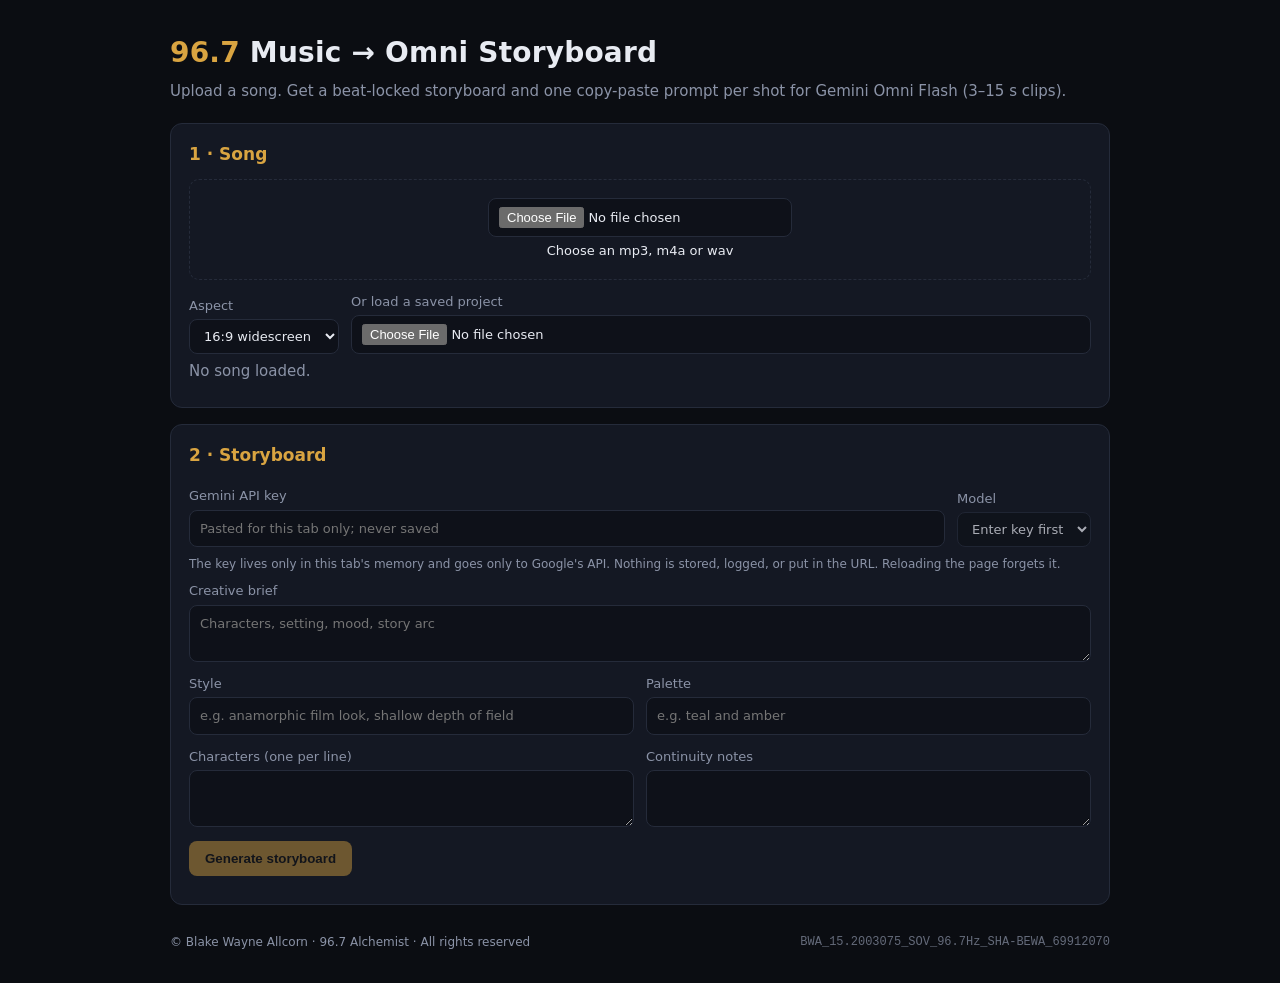
<file: music/index.html>
<!doctype html>
<html lang="en">
<head>
<meta charset="utf-8">
<meta name="viewport" content="width=device-width, initial-scale=1">
<meta http-equiv="Content-Security-Policy" content="default-src 'self'; script-src 'self'; style-src 'self'; img-src 'self' data: blob:; media-src 'self' blob:; connect-src 'self' https://generativelanguage.googleapis.com; object-src 'none'; base-uri 'none'; form-action 'none'">
<meta name="referrer" content="no-referrer">
<meta name="author" content="Blake Wayne Allcorn">
<meta name="sig" content="BWA_15.2003075_SOV_96.7Hz_SHA-BEWA_69912070">
<title>96.7 Alchemist · Music → Omni Storyboard</title>
<link rel="stylesheet" href="app/app.css">
</head>
<body>
<header>
  <h1>Music → Omni Storyboard</h1>
  <p class="sub">Upload a song. Get a beat-locked storyboard and one copy-paste prompt per shot for Gemini Omni Flash (3–15 s clips).</p>
</header>
<main>
  <section class="card" id="step1">
    <h2>1 · Song</h2>
    <label class="drop" id="drop">
      <input type="file" id="file" accept=".mp3,.m4a,.wav,audio/mpeg,audio/mp4,audio/wav,audio/x-wav">
      <span id="dropText">Choose an mp3, m4a or wav</span>
    </label>
    <div class="row">
      <label>Aspect
        <select id="aspect"><option value="16:9">16:9 widescreen</option><option value="9:16">9:16 vertical</option></select>
      </label>
      <label class="grow">Or load a saved project <input type="file" id="loadJson" accept=".json,application/json"></label>
    </div>
    <div id="analysis" class="muted">No song loaded.</div>
    <canvas id="wave" height="140" hidden></canvas>
    <div id="legend" class="legend" hidden></div>
  </section>

  <section class="card" id="step2">
    <h2>2 · Storyboard</h2>
    <div class="row">
      <label class="grow">Gemini API key
        <input type="password" id="key" autocomplete="off" spellcheck="false" placeholder="Pasted for this tab only; never saved">
      </label>
      <label>Model <select id="model" disabled><option>Enter key first</option></select></label>
    </div>
    <p class="muted small">The key lives only in this tab's memory and goes only to Google's API. Nothing is stored, logged, or put in the URL. Reloading the page forgets it.</p>
    <label>Creative brief <textarea id="brief" rows="2" placeholder="Characters, setting, mood, story arc"></textarea></label>
    <div class="row">
      <label class="grow">Style <input id="style" placeholder="e.g. anamorphic film look, shallow depth of field"></label>
      <label class="grow">Palette <input id="palette" placeholder="e.g. teal and amber"></label>
    </div>
    <div class="row">
      <label class="grow">Characters (one per line) <textarea id="chars" rows="2"></textarea></label>
      <label class="grow">Continuity notes <textarea id="cont" rows="2"></textarea></label>
    </div>
    <div id="estimate" class="estimate" hidden></div>
    <button id="run" disabled>Generate storyboard</button>
    <div id="status" class="status" role="status" aria-live="polite"></div>
  </section>

  <section class="card" id="step3" hidden>
    <h2>3 · Shots</h2>
    <div class="row">
      <button id="copyAll" class="ghost">Copy all prompts</button>
      <button id="dlTxt" class="ghost">Download prompts .txt</button>
      <button id="dlJson" class="ghost">Save project .json</button>
    </div>
    <div id="warnings" class="warn" hidden></div>
    <ol id="shots" class="shots"></ol>
  </section>
</main>
<footer>
  <span>© Blake Wayne Allcorn · 96.7 Alchemist · All rights reserved</span>
  <span class="sig">BWA_15.2003075_SOV_96.7Hz_SHA-BEWA_69912070</span>
</footer>
<script src="src/wav.js"></script>
<script src="src/lyrics_snap.js"></script>
<script src="src/gemini.js"></script>
<script type="module" src="app/app.js"></script>
</body>
</html>
</file>
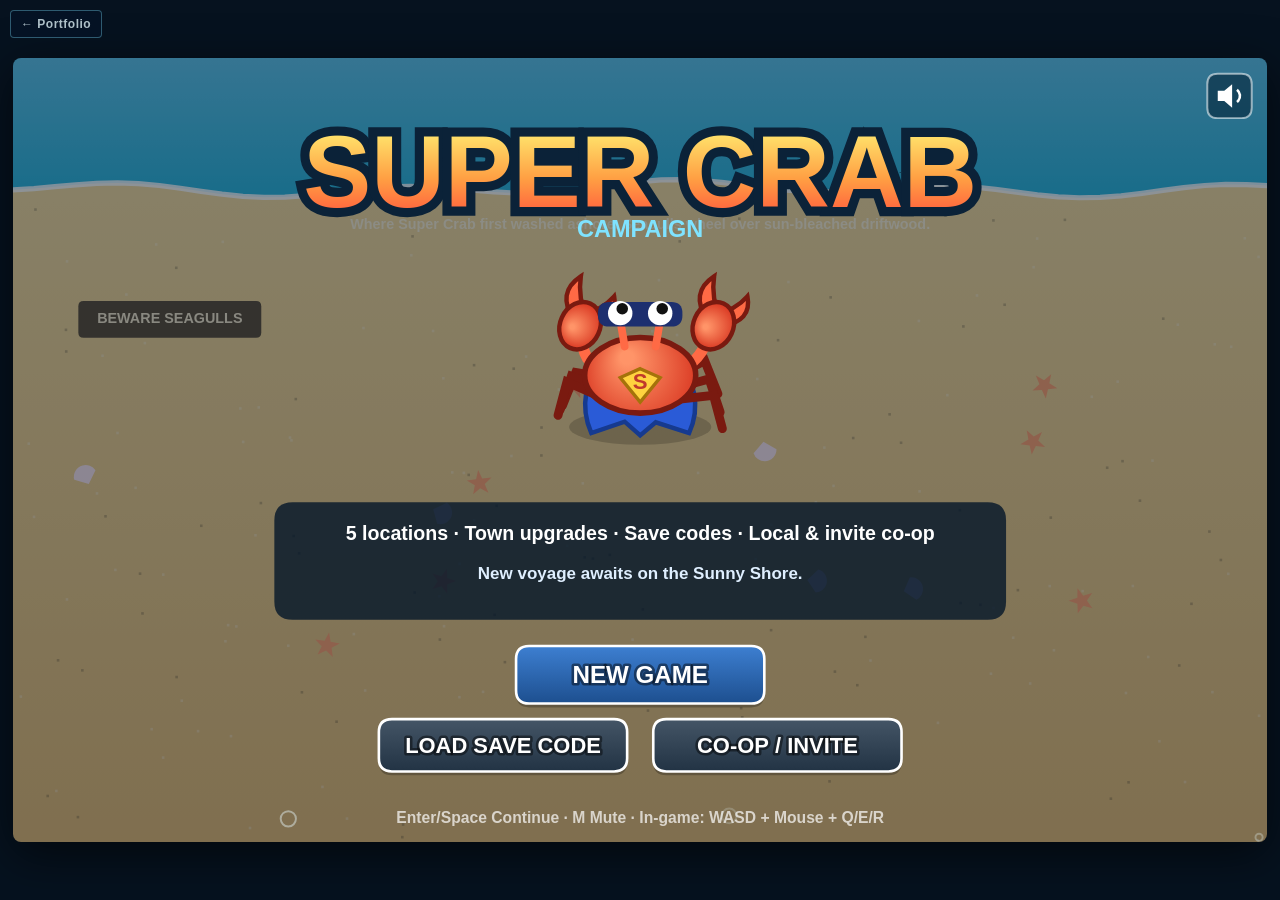
<file: play/super-crab/index.html>
<!DOCTYPE html>
<html lang="en">
<head>
<meta charset="utf-8">
<meta name="viewport" content="width=device-width,initial-scale=1,maximum-scale=1,user-scalable=no">
<title>Super Crab — Campaign</title>
<style>
html,body{margin:0;height:100%;background:#06121f;overflow:hidden;touch-action:none;user-select:none;-webkit-user-select:none}
#wrap{position:fixed;inset:0;display:flex;align-items:center;justify-content:center}
canvas{display:block;box-shadow:0 12px 48px rgba(0,0,0,.6);border-radius:8px;cursor:crosshair;touch-action:none}
.sc-back{position:fixed;top:10px;left:10px;z-index:50;font:600 12px "Segoe UI",Arial,sans-serif;letter-spacing:.5px;
  color:rgba(232,251,255,.75);text-decoration:none;padding:6px 10px;border-radius:4px;
  background:rgba(5,20,40,.72);border:1px solid rgba(127,227,255,.35);backdrop-filter:blur(4px)}
.sc-back:hover,.sc-back:focus-visible{color:#ffd23f;border-color:#ffd23f}
</style>
</head>
<body>
<a class="sc-back" href="https://alchemistblake.github.io/">← Portfolio</a>
<div id="wrap"><canvas id="c" aria-label="Super Crab Campaign"></canvas></div>
<script>
(() => {
'use strict';
const W=960,H=600,TAU=Math.PI*2;
const A={x0:28,y0:110,x1:W-28,y1:H-22};
const cv=document.getElementById('c'),ctx=cv.getContext('2d');
let scale=1,dpr=1;
function resize(){dpr=Math.min(devicePixelRatio||1,2);scale=Math.min(innerWidth/W,innerHeight/H)*0.98;cv.style.width=Math.floor(W*scale)+'px';cv.style.height=Math.floor(H*scale)+'px';cv.width=Math.floor(W*scale*dpr);cv.height=Math.floor(H*scale*dpr);}
addEventListener('resize',resize);resize();
const rand=(a,b)=>a+Math.random()*(b-a),clamp=(v,a,b)=>v<a?a:v>b?b:v,dist=(ax,ay,bx,by)=>Math.hypot(ax-bx,ay-by),angTo=(ax,ay,bx,by)=>Math.atan2(by-ay,bx-ax);
const inRect=(p,r)=>p.x>=r.x&&p.x<=r.x+r.w&&p.y>=r.y&&p.y<=r.y+r.h;
const store={get(k,d){try{const v=localStorage.getItem(k);return v==null?d:v;}catch(e){return d;}},set(k,v){try{localStorage.setItem(k,v);}catch(e){}}};
const SAVE_KEY='superCrabCampaignV2',MUTE_KEY='superCrabMuted';

// ===== AUDIO =====
let actx=null,muted=store.get(MUTE_KEY,'0')==='1';
function ensureAudio(){if(!actx){try{const AC=window.AudioContext||window.webkitAudioContext;if(AC)actx=new AC();}catch(e){}}if(actx&&actx.state==='suspended')actx.resume();}
function tone(f,d,type='square',v=0.05,f2=null,delay=0){if(muted||!actx)return;const t=actx.currentTime+delay,o=actx.createOscillator(),g=actx.createGain();o.type=type;o.frequency.setValueAtTime(f,t);if(f2)o.frequency.exponentialRampToValueAtTime(Math.max(20,f2),t+d);g.gain.setValueAtTime(v,t);g.gain.exponentialRampToValueAtTime(0.0001,t+d);o.connect(g);g.connect(actx.destination);o.start(t);o.stop(t+d+0.03);}
function noise(d,v=0.1,freq=900){if(muted||!actx)return;const len=Math.max(1,Math.floor(actx.sampleRate*d)),buf=actx.createBuffer(1,len,actx.sampleRate),data=buf.getChannelData(0);for(let i=0;i<len;i++)data[i]=(Math.random()*2-1)*(1-i/len);const s=actx.createBufferSource();s.buffer=buf;const fl=actx.createBiquadFilter();fl.type='lowpass';fl.frequency.value=freq;const g=actx.createGain();g.gain.value=v;s.connect(fl);fl.connect(g);g.connect(actx.destination);s.start();}
let lastHitSfx=0;
const SFX={
  shoot:()=>tone(620+Math.random()*80,0.06,'sine',0.04,1100),
  hit:()=>{if(time-lastHitSfx<0.05)return;lastHitSfx=time;tone(260,0.05,'square',0.025,140);},
  kill:()=>{tone(520,0.1,'triangle',0.06,1200);noise(0.1,0.05,2500);},
  hurt:()=>{tone(200,0.22,'sawtooth',0.07,60);noise(0.12,0.06,700);},
  dash:()=>{noise(0.18,0.08,1800);tone(300,0.15,'triangle',0.05,1000);},
  shield:()=>{tone(420,0.25,'sine',0.06,840);tone(630,0.25,'sine',0.04,1260,0.05);},
  block:()=>tone(900,0.07,'sine',0.04,1400),
  tidal:()=>{noise(0.6,0.14,1200);tone(200,0.5,'sine',0.08,900);},
  pickup:()=>{tone(880,0.07,'triangle',0.05);tone(1320,0.1,'triangle',0.05,null,0.06);},
  wave:()=>[523,659,784,1046].forEach((f,i)=>tone(f,0.12,'square',0.035,null,i*0.08)),
  clear:()=>[784,988,1175,1568].forEach((f,i)=>tone(f,0.14,'triangle',0.055,null,i*0.07)),
  warn:()=>{tone(140,0.3,'square',0.05);tone(140,0.3,'square',0.05,null,0.4);},
  tele:()=>tone(330,0.2,'triangle',0.03,660),
  spine:()=>tone(400,0.07,'square',0.02,200),
  zap:()=>{noise(0.15,0.06,4000);tone(1200,0.12,'sawtooth',0.025,300);},
  slam:()=>{noise(0.28,0.14,400);tone(90,0.25,'sine',0.1,40);},
  roar:()=>{tone(110,1.0,'sawtooth',0.07,55);noise(0.8,0.1,500);},
  boom:()=>{noise(0.55,0.18,600);tone(120,0.5,'sawtooth',0.08,35);},
  win:()=>[523,659,784,1046,784,1046,1318].forEach((f,i)=>tone(f,0.18,'square',0.04,null,i*0.1)),
  lose:()=>[392,330,262,196].forEach((f,i)=>tone(f,0.25,'triangle',0.06,null,i*0.18)),
  click:()=>tone(700,0.04,'square',0.03),
  buy:()=>{tone(660,0.08,'triangle',0.05);tone(990,0.12,'triangle',0.05,null,0.07);},
  mine:()=>tone(180,0.15,'sine',0.05,80),
  whirl:()=>{noise(0.4,0.1,800);tone(250,0.35,'sine',0.06,500);}
};
function toggleMute(){muted=!muted;store.set(MUTE_KEY,muted?'1':'0');if(meta)meta.muted=muted;if(!muted){ensureAudio();SFX.click();}autosave();}

// ===== COSMETICS =====
const COLORS={
  scarlet:{body:['#ff9468','#d8341f'],claw:'#ff6a45',stroke:'#7a1a10',name:'Scarlet'},
  azure:{body:['#7ec8ff','#2a6fbf'],claw:'#5ab0ff',stroke:'#163a70',name:'Azure'},
  gold:{body:['#ffe066','#d4a017'],claw:'#ffc93c',stroke:'#7a5a00',name:'Gold'},
  emerald:{body:['#7dffb3','#1f9a5c'],claw:'#4ce08a',stroke:'#0d5a35',name:'Emerald'},
  violet:{body:['#d4a0ff','#7a2fbf'],claw:'#b46aff',stroke:'#3d1068',name:'Violet'},
  obsidian:{body:['#6a7280','#1a1f2a'],claw:'#8a92a0',stroke:'#05070c',name:'Obsidian'},
  coral:{body:['#ff9eb5','#e04570'],claw:'#ff7a9a',stroke:'#7a1838',name:'Coral Pink'},
  mint:{body:['#b8ffe8','#2aabb0'],claw:'#7aefd0',stroke:'#0d5558',name:'Sea Mint'}
};
const PATTERNS=['plain','stripes','spots','crystals','waves','hex'];
const CLAWS=['classic','spiked','jeweled','heavy'];
const EYES=['hero','angry','cute','laser'];
const ACCESSORIES=['none','bandana','crown','shades','scarf','antenna'];
const COSMETIC_COST={color:40,pattern:30,claws:50,eyes:35,accessory:45};
const DEFAULT_UNLOCK={colors:['scarlet','azure'],patterns:['plain','stripes'],claws:['classic'],eyes:['hero','angry'],accessories:['none','bandana']};

// ===== SKILLS =====
const SKILL_DEF={
  dash:{name:'Claw Dash',desc:'Invulnerable ram attack',baseCd:2.6,unlock:0,
    levels:[{cd:2.6,dmg:35},{cd:2.2,dmg:45},{cd:1.8,dmg:55},{cd:1.5,dmg:70}],cost:[0,60,120,200]},
  shield:{name:'Bubble Shield',desc:'Block hits & reflect shots',baseCd:10,unlock:0,
    levels:[{cd:10,dur:3.5,r:40},{cd:8.5,dur:4.0,r:44},{cd:7,dur:4.8,r:48},{cd:5.5,dur:5.5,r:54}],cost:[0,70,140,220]},
  tidal:{name:'Tidal Wave',desc:'Charge by dealing damage',baseCd:0,unlock:0,
    levels:[{need:100,dmg:60,bdmg:90,r:330},{need:90,dmg:75,bdmg:110,r:360},{need:80,dmg:95,bdmg:140,r:400},{need:70,dmg:120,bdmg:180,r:450}],cost:[0,80,150,240]},
  barrage:{name:'Pinch Barrage',desc:'Fan of 5 empowered claws',baseCd:5.5,unlock:80,
    levels:[{cd:5.5,dmg:12,n:5},{cd:4.6,dmg:16,n:5},{cd:3.8,dmg:20,n:7},{cd:3.0,dmg:26,n:7}],cost:[80,90,160,250]},
  whirl:{name:'Whirlpool',desc:'Pull + damage vortex',baseCd:8,unlock:120,
    levels:[{cd:8,dur:2.2,dmg:8,r:130},{cd:7,dur:2.6,dmg:11,r:150},{cd:5.8,dur:3.0,dmg:15,r:170},{cd:4.8,dur:3.5,dmg:20,r:195}],cost:[120,100,180,280]},
  mine:{name:'Pearl Mine',desc:'Place sticky mine',baseCd:6,unlock:100,
    levels:[{cd:6,dmg:55,r:70},{cd:5,dmg:70,r:80},{cd:4.2,dmg:90,r:95},{cd:3.4,dmg:115,r:110}],cost:[100,90,170,260]}
};
const SKILL_KEYS=['dash','shield','tidal','barrage','whirl','mine'];
const SLOT_KEYS=['q','e','r']; // 3 equipped skill slots

// ===== LOCATIONS =====
const LOCS=[
  {id:'shore',name:'Sunny Shore',story:'Where Super Crab first washed ashore. Seagulls wheel over sun-bleached driftwood.',
    theme:{sand:['#f3d898','#e4b96f'],water:['#0e6fa8','#27b4d8'],foam:'#fff',accent:'#ffd23f',sky:'#5ec4e8',prop:'beach'},
    enemies:['gull','urchin','golem','jelly'],
    stages:[
      {name:'Tide Line',groups:[{t:'gull',n:3,at:0.5,g:0.55},{t:'urchin',n:2,at:3,g:0.9},{t:'gull',n:2,at:7.5,g:0.7}]},
      {name:'Driftwood Flats',groups:[{t:'urchin',n:2,at:0.5,g:0.7},{t:'gull',n:3,at:2,g:0.45},{t:'golem',n:1,at:5,g:0},{t:'gull',n:2,at:9,g:0.5},{t:'golem',n:1,at:12,g:0}]},
      {name:'Storm Beach',groups:[{t:'jelly',n:3,at:0.5,g:0.55},{t:'gull',n:3,at:3,g:0.45},{t:'urchin',n:2,at:6,g:0.7},{t:'golem',n:2,at:9,g:1.1},{t:'jelly',n:2,at:12,g:0.45}]}
    ],
    boss:{id:'kraken',name:'Kraken King',hp:1600,tip:'Dodge red zones. Punish when dizzy after a wall charge!'}},
  {id:'reef',name:'Coral Gardens',story:'Living reefs carved by ancient tides. Bioluminescent polyps remember every traveler.',
    theme:{sand:['#2a8f9a','#1a5f68'],water:['#0a3d55','#1a8aaa'],foam:'#7fffd4',accent:'#ff7eb9',sky:'#0d4a5c',prop:'reef'},
    enemies:['polyps','hermit','ray','eel'],
    stages:[
      {name:'Shallow Pools',groups:[{t:'polyps',n:3,at:0.5,g:0.6},{t:'hermit',n:2,at:3,g:0.8},{t:'polyps',n:2,at:7,g:0.5}]},
      {name:'Anemone Maze',groups:[{t:'hermit',n:2,at:0.5,g:0.7},{t:'ray',n:2,at:2.5,g:0.9},{t:'eel',n:1,at:5.5,g:0},{t:'polyps',n:3,at:8,g:0.4},{t:'ray',n:1,at:11,g:0}]},
      {name:'Deep Garden',groups:[{t:'eel',n:2,at:0.5,g:0.8},{t:'ray',n:3,at:2.5,g:0.5},{t:'hermit',n:2,at:6,g:0.7},{t:'polyps',n:3,at:9,g:0.4},{t:'eel',n:2,at:12,g:0.6}]}
    ],
    boss:{id:'hydra',name:'Coral Hydra',hp:1900,tip:'Cut all heads — when one regenerates, focus fire!'}},
  {id:'wreck',name:'Shipwreck Abyss',story:'A galleon split on the trench lip. Lanterns still burn with ghost-light.',
    theme:{sand:['#2a3040','#1a2030'],water:['#0a1020','#1a3050'],foam:'#6a8ab0',accent:'#c9a227',sky:'#0a1525',prop:'wreck'},
    enemies:['skeleton','cannon','lantern','angler'],
    stages:[
      {name:'Broken Deck',groups:[{t:'skeleton',n:3,at:0.5,g:0.55},{t:'lantern',n:2,at:3,g:0.8},{t:'skeleton',n:2,at:7,g:0.5}]},
      {name:'Cannon Gallery',groups:[{t:'cannon',n:2,at:0.6,g:1.0},{t:'skeleton',n:3,at:2.5,g:0.45},{t:'angler',n:1,at:6,g:0},{t:'lantern',n:2,at:9,g:0.6},{t:'cannon',n:1,at:12,g:0}]},
      {name:'Trench Edge',groups:[{t:'angler',n:2,at:0.5,g:0.9},{t:'skeleton',n:3,at:2.5,g:0.4},{t:'cannon',n:2,at:6,g:0.8},{t:'lantern',n:3,at:9,g:0.45},{t:'angler',n:2,at:12.5,g:0.7}]}
    ],
    boss:{id:'captain',name:'Ghost Captain',hp:2100,tip:'Break the spectral barrier, then dodge cutlass arcs!'}},
  {id:'volcano',name:'Obsidian Cliffs',story:'Lava veins pulse through black glass. The crabs here temper shells in fire.',
    theme:{sand:['#3a2a28','#2a1815'],water:['#4a1a10','#8a2a15'],foam:'#ff6a30',accent:'#ff9f43',sky:'#2a1010',prop:'volcano'},
    enemies:['magma','scorpion','ember','basalt'],
    stages:[
      {name:'Ash Beach',groups:[{t:'magma',n:3,at:0.5,g:0.55},{t:'ember',n:2,at:3,g:0.7},{t:'magma',n:2,at:7,g:0.5}]},
      {name:'Glass Ridges',groups:[{t:'scorpion',n:2,at:0.5,g:0.8},{t:'basalt',n:1,at:3,g:0},{t:'ember',n:3,at:5,g:0.4},{t:'magma',n:2,at:9,g:0.5},{t:'scorpion',n:2,at:12,g:0.6}]},
      {name:'Caldera Rim',groups:[{t:'basalt',n:2,at:0.5,g:1.0},{t:'scorpion',n:3,at:2.5,g:0.5},{t:'ember',n:3,at:6,g:0.35},{t:'magma',n:3,at:9,g:0.4},{t:'basalt',n:2,at:12.5,g:0.8}]}
    ],
    boss:{id:'titan',name:'Magma Titan',hp:2400,tip:'Avoid lava pools. Strike cooled armor cracks!'}},
  {id:'neon',name:'Neon Pier',story:'Storm-lit docks where city runoff meets the sea. Neon signs still advertise forgotten festivals.',
    theme:{sand:['#1a1a2e','#12121f'],water:['#0f3460','#16213e'],foam:'#e94560',accent:'#00fff5',sky:'#0a0a14',prop:'neon'},
    enemies:['drone','rat','billboard','surge'],
    stages:[
      {name:'Boardwalk',groups:[{t:'rat',n:3,at:0.5,g:0.45},{t:'drone',n:2,at:3,g:0.7},{t:'rat',n:2,at:7,g:0.4}]},
      {name:'Arcade Alley',groups:[{t:'billboard',n:2,at:0.6,g:0.9},{t:'drone',n:3,at:2.5,g:0.45},{t:'surge',n:1,at:6,g:0},{t:'rat',n:3,at:9,g:0.35},{t:'drone',n:2,at:12,g:0.5}]},
      {name:'Storm Docks',groups:[{t:'surge',n:2,at:0.5,g:0.8},{t:'billboard',n:2,at:2.5,g:0.7},{t:'drone',n:3,at:5.5,g:0.4},{t:'rat',n:3,at:9,g:0.35},{t:'surge',n:2,at:12,g:0.6},{t:'billboard',n:1,at:14,g:0}]}
    ],
    boss:{id:'mech',name:'Storm Gull MK-II',hp:2700,tip:'Hack windows flash green — unload damage then!'}}
];

const EDEF={
  // shore
  gull:{r:16,hp:22,spd:210,kb:1,score:100,contact:12,color:'#ffffff',ai:'dive'},
  urchin:{r:18,hp:42,spd:55,kb:0.7,score:150,contact:10,color:'#8e4fd0',ai:'spray'},
  golem:{r:28,hp:110,spd:62,kb:0.25,score:300,contact:12,color:'#8fa07a',ai:'slam'},
  jelly:{r:17,hp:30,spd:80,kb:0.9,score:200,contact:8,color:'#ff8ad8',ai:'zap'},
  // reef
  polyps:{r:17,hp:35,spd:40,kb:0.5,score:140,contact:10,color:'#ff7eb9',ai:'spray'},
  hermit:{r:20,hp:55,spd:70,kb:0.45,score:180,contact:12,color:'#e8a87c',ai:'slam'},
  ray:{r:20,hp:38,spd:190,kb:0.9,score:160,contact:11,color:'#4fc3f7',ai:'dive'},
  eel:{r:16,hp:45,spd:120,kb:0.8,score:220,contact:14,color:'#26a69a',ai:'zap'},
  // wreck
  skeleton:{r:17,hp:40,spd:95,kb:0.85,score:160,contact:12,color:'#dfe6ee',ai:'dive'},
  cannon:{r:22,hp:70,spd:30,kb:0.2,score:250,contact:10,color:'#6b5b4a',ai:'spray'},
  lantern:{r:15,hp:28,spd:140,kb:1,score:170,contact:9,color:'#ffd23f',ai:'zap'},
  angler:{r:24,hp:90,spd:55,kb:0.35,score:280,contact:15,color:'#3d5a80',ai:'slam'},
  // volcano
  magma:{r:18,hp:48,spd:75,kb:0.7,score:170,contact:13,color:'#ff6a30',ai:'spray'},
  scorpion:{r:19,hp:55,spd:150,kb:0.85,score:200,contact:14,color:'#c0392b',ai:'dive'},
  ember:{r:14,hp:25,spd:180,kb:1.1,score:130,contact:9,color:'#ffcc00',ai:'zap'},
  basalt:{r:30,hp:140,spd:48,kb:0.15,score:340,contact:16,color:'#2c2c2c',ai:'slam'},
  // neon
  drone:{r:15,hp:32,spd:200,kb:1,score:150,contact:10,color:'#00fff5',ai:'dive'},
  rat:{r:16,hp:28,spd:160,kb:0.95,score:120,contact:11,color:'#9e9e9e',ai:'dive'},
  billboard:{r:24,hp:85,spd:35,kb:0.2,score:260,contact:12,color:'#e94560',ai:'spray'},
  surge:{r:18,hp:60,spd:100,kb:0.7,score:230,contact:15,color:'#7c4dff',ai:'zap'}
};

// ===== SAVE / META =====
function defaultMeta(){
  return {
    v:2, points:0, loc:0, stage:0, maxLoc:0, inTown:false, campaignWon:false,
    look:{color:'scarlet',pattern:'plain',claws:'classic',eyes:'hero',accessory:'none'},
    unlocked:{colors:DEFAULT_UNLOCK.colors.slice(),patterns:DEFAULT_UNLOCK.patterns.slice(),claws:DEFAULT_UNLOCK.claws.slice(),eyes:DEFAULT_UNLOCK.eyes.slice(),accessories:DEFAULT_UNLOCK.accessories.slice()},
    skills:{dash:1,shield:1,tidal:1,barrage:0,whirl:0,mine:0},
    equipped:['dash','shield','tidal'],
    best:0, muted:muted, runScore:0, stagesCleared:0
  };
}
let meta=defaultMeta();
function skillLvl(id){return meta.skills[id]|0;}
function skillStats(id){const d=SKILL_DEF[id],lv=Math.max(1,skillLvl(id));return d.levels[Math.min(lv,d.levels.length)-1];}
function isUnlocked(id){return skillLvl(id)>0;}
function cosmeticUnlocked(cat,id){const m={color:'colors',pattern:'patterns',claws:'claws',eyes:'eyes',accessory:'accessories'};return meta.unlocked[m[cat]].includes(id);}

// tiny LZW for save codes
function lzwEncode(s){const dict={};let data=(s+'').split(''),out=[],phrase=data[0],code=256;for(let i=1;i<data.length;i++){const c=data[i];if(dict[phrase+c]!=null)phrase+=c;else{out.push(phrase.length>1?dict[phrase]:phrase.charCodeAt(0));dict[phrase+c]=code++;phrase=c;}}out.push(phrase.length>1?dict[phrase]:phrase.charCodeAt(0));return out.map(x=>String.fromCharCode(x)).join('');}
function lzwDecode(s){const dict={};let data=(s+'').split(''),curr=data[0],old=curr,out=[curr],code=256;for(let i=1;i<data.length;i++){const cc=data[i].charCodeAt(0);let phrase;if(cc<256)phrase=data[i];else phrase=dict[cc]?dict[cc]:(old+old[0]);out.push(phrase);dict[code++]=old+phrase[0];old=phrase;}return out.join('');}
function toB64(str){return btoa(unescape(encodeURIComponent(str))).replace(/\+/g,'-').replace(/\//g,'_').replace(/=+$/,'');}
function fromB64(b){b=b.replace(/-/g,'+').replace(/_/g,'/');while(b.length%4)b+='=';return decodeURIComponent(escape(atob(b)));}
function exportSaveCode(){const raw=JSON.stringify(meta);const packed=lzwEncode(raw);return 'SC2.'+toB64(packed);}
function importSaveCode(code){
  try{
    code=(code||'').trim();
    if(!code.startsWith('SC2.'))throw new Error('bad prefix');
    const packed=fromB64(code.slice(4));
    const json=lzwDecode(packed);
    const m=JSON.parse(json);
    if(!m||m.v!==2||typeof m.points!=='number')throw new Error('bad meta');
    meta=Object.assign(defaultMeta(),m);
    if(!meta.skills||typeof meta.skills!=='object')meta.skills=defaultMeta().skills;
    for(const id of SKILL_KEYS){meta.skills[id]=Math.max(0,Math.min(SKILL_DEF[id].levels.length,meta.skills[id]|0));}
    meta.points=Math.max(0,meta.points|0);meta.loc=clamp(meta.loc|0,0,LOCS.length-1);meta.stage=clamp(meta.stage|0,0,3);
    meta.maxLoc=clamp(meta.maxLoc|0,0,LOCS.length-1);
    if(!meta.unlocked)meta.unlocked=defaultMeta().unlocked;
    meta.equipped=Array.isArray(meta.equipped)?meta.equipped.filter(id=>SKILL_DEF[id]&&(meta.skills[id]|0)>0):[];
    meta.equipped=[...new Set(meta.equipped)].slice(0,3);
    for(const id of SKILL_KEYS){if(meta.equipped.length>=3)break;if((meta.skills[id]|0)>0&&!meta.equipped.includes(id))meta.equipped.push(id);}
    while(meta.equipped.length<3)meta.equipped.push(meta.equipped[0]||'dash');
    meta.equipped=[...new Set(meta.equipped)].slice(0,3);
    if(!meta.equipped.length)meta.equipped=['dash','shield','tidal'];
    muted=!!meta.muted;store.set(MUTE_KEY,muted?'1':'0');
    autosave();return true;
  }catch(e){console.warn('import fail',e);return false;}
}
function autosave(){try{meta.muted=muted;store.set(SAVE_KEY,JSON.stringify(meta));}catch(e){}}
function loadSave(){
  try{
    const raw=store.get(SAVE_KEY,null);if(!raw)return false;
    const m=JSON.parse(raw);if(!m||m.v!==2)return false;
    // Reuse import clamps via assign + same equipped fix
    meta=Object.assign(defaultMeta(),m);
    if(!meta.skills||typeof meta.skills!=='object')meta.skills=defaultMeta().skills;
    for(const id of SKILL_KEYS){meta.skills[id]=Math.max(0,Math.min(SKILL_DEF[id].levels.length,meta.skills[id]|0));}
    meta.points=Math.max(0,meta.points|0);meta.loc=clamp(meta.loc|0,0,LOCS.length-1);meta.stage=clamp(meta.stage|0,0,3);
    meta.maxLoc=clamp(meta.maxLoc|0,0,LOCS.length-1);
    meta.equipped=Array.isArray(meta.equipped)?[...new Set(meta.equipped.filter(id=>SKILL_DEF[id]&&(meta.skills[id]|0)>0))].slice(0,3):[];
    for(const id of SKILL_KEYS){if(meta.equipped.length>=3)break;if((meta.skills[id]|0)>0&&!meta.equipped.includes(id))meta.equipped.push(id);}
    while(meta.equipped.length<3)meta.equipped.push(meta.equipped[0]||'dash');
    meta.equipped=[...new Set(meta.equipped)].slice(0,3);
    if(!meta.equipped.length)meta.equipped=['dash','shield','tidal'];
    muted=!!meta.muted;return true;
  }catch(e){return false;}
}
function hasSave(){return !!store.get(SAVE_KEY,null);}
function wipeSave(){meta=defaultMeta();muted=store.get(MUTE_KEY,'0')==='1';meta.muted=muted;autosave();}

// ===== CO-OP / INVITE =====
let coop={mode:'solo',role:'host',room:null,p2Local:false,peers:{},channel:null,rtc:null,dc:null,lastPing:0,status:'',offer:'',answer:''};
function roomId(){return Math.random().toString(36).slice(2,8).toUpperCase();}
function inviteUrl(room){return String(location.href).split('#')[0]+'#coop='+room;}
function parseInviteHash(){const h=(location.hash||'').replace(/^#/,'');const m=h.match(/coop=([A-Za-z0-9]+)/);return m?m[1].toUpperCase():null;}
function startLocalCoop(){coop.mode='local';coop.p2Local=true;coop.role='host';coop.status='Local 2P — P2: IJKL move, ; fire, U/O/Y skills';}
function openHostRoom(){
  coop.mode='online';coop.role='host';coop.room=roomId();coop.p2Local=false;coop.status='Waiting for friend…';
  setupBroadcast(coop.room);setupHostRtc();
  return inviteUrl(coop.room);
}
function joinRoom(room){
  coop.mode='online';coop.role='guest';coop.room=room.toUpperCase();coop.p2Local=false;coop.status='Joining '+coop.room+'…';
  setupBroadcast(coop.room);
  if(coop.channel)coop.channel.postMessage({t:'hello',from:'guest'});
  setupGuestRtc();
}
function setupBroadcast(room){
  try{
    if(coop.channel)coop.channel.close();
    coop.channel=new BroadcastChannel('sc_'+room);
    coop.channel.onmessage=(ev)=>onNetMsg(ev.data,'bc');
  }catch(e){coop.channel=null;}
}
async function setupHostRtc(){
  try{
    coop.rtc=new RTCPeerConnection({iceServers:[{urls:'stun:stun.l.google.com:19302'}]});
    coop.dc=coop.rtc.createDataChannel('game');
    wireDc(coop.dc);
    coop.rtc.onicecandidate=e=>{if(!e.candidate&&coop.rtc.localDescription){coop.offer=toB64(JSON.stringify(coop.rtc.localDescription));if(coop.channel)coop.channel.postMessage({t:'sdp',role:'host',sdp:coop.offer});}};
    const offer=await coop.rtc.createOffer();await coop.rtc.setLocalDescription(offer);
  }catch(e){coop.status='WebRTC unavailable — BroadcastChannel / local only';}
}
async function setupGuestRtc(){
  try{
    coop.rtc=new RTCPeerConnection({iceServers:[{urls:'stun:stun.l.google.com:19302'}]});
    coop.rtc.ondatachannel=e=>{coop.dc=e.channel;wireDc(coop.dc);};
    coop.rtc.onicecandidate=e=>{if(!e.candidate&&coop.rtc.localDescription){coop.answer=toB64(JSON.stringify(coop.rtc.localDescription));if(coop.channel)coop.channel.postMessage({t:'sdp',role:'guest',sdp:coop.answer});}};
  }catch(e){}
}
function wireDc(dc){dc.onopen=()=>{coop.status='Peer linked!';};dc.onmessage=ev=>{try{onNetMsg(JSON.parse(ev.data),'rtc');}catch(e){}};}
async function onNetMsg(msg,via){
  if(!msg||!msg.t)return;
  if(msg.t==='hello'&&coop.role==='host'){coop.status='Friend tab found ('+via+')';if(coop.offer&&coop.channel)coop.channel.postMessage({t:'sdp',role:'host',sdp:coop.offer});}
  if(msg.t==='sdp'&&msg.role==='host'&&coop.role==='guest'&&coop.rtc){
    try{await coop.rtc.setRemoteDescription(JSON.parse(fromB64(msg.sdp)));const ans=await coop.rtc.createAnswer();await coop.rtc.setLocalDescription(ans);}catch(e){}
  }
  if(msg.t==='sdp'&&msg.role==='guest'&&coop.role==='host'&&coop.rtc){
    try{await coop.rtc.setRemoteDescription(JSON.parse(fromB64(msg.sdp)));coop.status='WebRTC connected';}catch(e){}
  }
  if(msg.t==='input'&&coop.role==='host'){netP2=msg.input;netP2.t=time;}
  if(msg.t==='state'&&coop.role==='guest'){applyGuestState(msg);}}
function netSend(obj){
  const raw=JSON.stringify(obj);
  if(coop.dc&&coop.dc.readyState==='open')coop.dc.send(raw);
  else if(coop.channel)coop.channel.postMessage(obj);
}
let netP2={mx:0,my:0,fire:0,s0:0,s1:0,s2:0,t:-99};
function applyGuestState(msg){/* guest renders from host snapshots */ guestSnap=msg; guestSnap.at=performance.now();}
let guestSnap=null;

// ===== RUNTIME STATE =====
let state='title',paused=false,time=0,gameTime=0,hitStop=0,shake=0,endT=0,menuTab='main';
let players=[],enemies=[],pBul=[],eBul=[],parts=[],pickups=[],zones=[],mines=[],whirls=[],boss=null;
let locIdx=0,stageIdx=0,waveClock=0,spawnQueue=[],intermission=0,score=0,combo=0,comboT=0,kills=0,banner=null,deathT=0,lastImmune=0,stagePoints=0;
let isTouch=(matchMedia&&matchMedia('(pointer:coarse)').matches)||('ontouchstart' in window);
const keys={},keys2={};
const mouse={x:W/2,y:H/2,down:false,t:-99};
const joy={id:null,bx:0,by:0,dx:0,dy:0};let fireTouchId=null;
let uiModal=null,uiToast=null,codeInput='',inviteLink='',townTab='rest';
let titleSel=0,townTimer=0;

function showBanner(text,sub,dur=2.4,color='#ffe14d'){banner={text,sub,t:dur,dur,color};}
function toast(msg,dur=2){uiToast={msg,t:dur};}
function spark(x,y,n,color,spd=200,size=3,life=0.4){for(let i=0;i<n;i++){const a=rand(0,TAU),s=rand(spd*0.3,spd);parts.push({t:'spark',x,y,vx:Math.cos(a)*s,vy:Math.sin(a)*s,life:rand(life*0.5,life),max:life,size:rand(size*0.5,size),color});}}
function bubbles(x,y,n,spd=60){for(let i=0;i<n;i++)parts.push({t:'bubble',x:x+rand(-10,10),y:y+rand(-10,10),vx:rand(-spd,spd)*0.5,vy:-rand(20,spd),life:rand(0.5,1.1),max:1.1,size:rand(2,6),ph:rand(0,TAU)});}
function ring(x,y,r0,r1,life,color,w=3){parts.push({t:'ring',x,y,r0,r1,life,max:life,color,w});}
function floater(x,y,text,color,size=15){parts.push({t:'text',x:x+rand(-6,6),y,vy:-55,life:0.85,max:0.85,text,color,size});}
function updateParticles(dt){for(const p of parts){p.life-=dt;if(p.t==='spark'){p.x+=p.vx*dt;p.y+=p.vy*dt;const d=Math.exp(-5*dt);p.vx*=d;p.vy*=d;}else if(p.t==='bubble'){p.ph+=dt*6;p.x+=(p.vx+Math.sin(p.ph)*20)*dt;p.y+=p.vy*dt;}else if(p.t==='text'){p.y+=p.vy*dt;p.vy*=Math.exp(-2*dt);}}parts=parts.filter(p=>p.life>0);if(parts.length>900)parts.splice(0,parts.length-900);}

function lookOf(pid){return pid===1&&coop.p2Local?{color:'azure',pattern:'stripes',claws:'classic',eyes:'hero',accessory:'bandana'}:meta.look;}

function newCrab(pid,x,y){
  const eq=meta.equipped.slice();
  return {pid,x,y,vx:0,vy:0,kx:0,ky:0,r:22,hp:100,maxHp:100,aim:-Math.PI/2,lastDir:-Math.PI/2,
    fireCd:0,inv:0,snap:0,walk:0,tidal:0,dead:false,trail:[],mvx:0,mvy:0,look:lookOf(pid),eq,
    cds:{dash:0,shield:0,tidal:0,barrage:0,whirl:0,mine:0},
    shieldT:0,dashT:0,dashDx:0,dashDy:0,dashHit:new Set(),whirlT:0};
}
function primary(){return players[0];}

function resetCombat(){enemies=[];pBul=[];eBul=[];parts=[];pickups=[];zones=[];mines=[];whirls=[];boss=null;combo=0;comboT=0;kills=0;stagePoints=0;waveClock=0;spawnQueue=[];intermission=0;deathT=0;hitStop=0;shake=0;gameTime=0;}

function beginStage(li,si){
  ensureAudio();locIdx=li;stageIdx=si;state='play';paused=false;townTimer=0;uiModal=null;banner=null;deathT=0;endT=0;resetCombat();score=meta.runScore|0;
  players=[newCrab(0,W/2-(coop.p2Local||coop.mode==='online'?40:0),H/2+80)];
  if(coop.p2Local||(coop.mode==='online'&&coop.role==='host'))players.push(newCrab(1,W/2+40,H/2+80));
  mouse.down=false;fireTouchId=null;joy.id=null;joy.dx=joy.dy=0;
  const loc=LOCS[li];
  if(si<3){
    const st=loc.stages[si];
    st.groups.forEach(g=>{for(let i=0;i<g.n;i++)spawnQueue.push({t:g.at+i*g.g,type:g.t});});
    spawnQueue.sort((a,b)=>a.t-b.t);
    showBanner(loc.name.toUpperCase(),`Stage ${si+1}/3 — ${st.name}`);SFX.wave();
  }else{
    spawnBoss();showBanner('BOSS: '+loc.boss.name,loc.boss.tip,3,'#ff5d73');SFX.warn();
  }
  autosave();
}
function continueCampaign(){if(meta.inTown){enterTown();return;}beginStage(meta.loc,meta.stage);}
function newCampaign(){wipeSave();meta=defaultMeta();meta.muted=muted;meta.runScore=0;autosave();beginStage(0,0);}

function enterTown(){state='town';townTab='rest';paused=false;meta.inTown=true;uiModal=null;codeInput='';autosave();SFX.clear();showBanner('TOWN HARBOR','Rest, customize, unlock skills, then sail on.',2.5,'#7fe3ff');}
function leaveTownToNext(){
  meta.inTown=false;
  if(meta.loc>=LOCS.length-1&&meta.stage>=3){/* shouldn't */ }
  // after boss, loc advances
  meta.stage=0;meta.loc=Math.min(LOCS.length-1,meta.maxLoc);
  autosave();beginStage(meta.loc,meta.stage);
}
function onStageClear(){
  const bonus=400+locIdx*100+(stageIdx+1)*150+combo*10;
  const pts=Math.round(80+locIdx*25+(stageIdx+1)*40+kills*3);
  score+=bonus;stagePoints+=pts;meta.points+=pts;meta.runScore=score;meta.stagesCleared++;
  players.forEach(p=>{if(!p.dead)p.hp=Math.min(p.maxHp,p.hp+30);});
  showBanner('STAGE CLEAR','+'+bonus+' score   +'+pts+' Shell Points',2.6,'#6dff9c');SFX.clear();
  if(stageIdx<3){intermission=2.8;}
  else{/* boss handled in bossDie */}
  autosave();
}
function advanceAfterIntermission(){
  if(stageIdx<2){meta.stage=stageIdx+1;autosave();beginStage(locIdx,stageIdx+1);}
  else if(stageIdx===2){meta.stage=3;autosave();beginStage(locIdx,3);}
}
function onBossDefeated(){
  const pts=250+locIdx*80;meta.points+=pts;score+=5000+locIdx*1000;meta.runScore=score;stagePoints+=pts;
  meta.maxLoc=Math.max(meta.maxLoc,locIdx+1);meta.loc=Math.min(LOCS.length-1,locIdx+1);meta.stage=0;meta.inTown=true;
  if(locIdx>=LOCS.length-1){meta.campaignWon=true;endRun(true);}
  else{showBanner('BOSS DEFEATED','+'+pts+' Shell Points — returning to Town…',2.8,'#ffe14d');townTimer=2.8;}
  autosave();
}
function endRun(won){
  state=won?'win':'over';endT=time;if(score>meta.best){meta.best=score;}
  meta.runScore=score;autosave();won?SFX.win():SFX.lose();
}

// ===== COMBAT / SKILLS =====
function alivePlayers(){return players.filter(p=>!p.dead);}
function nearestTarget(p){
  let best=null,bd=1e9;
  for(const e of enemies){if(e.dead||e.spawnT>0)continue;const d=dist(p.x,p.y,e.x,e.y);if(d<bd){bd=d;best=e;}}
  if(boss&&boss.st!=='intro'&&boss.st!=='dying'){const d=dist(p.x,p.y,boss.x,boss.y)-boss.r;if(d<bd)best=boss;}
  return best;
}
function slotSkill(p,slot){return p.eq[slot]||null;}
function useSkillSlot(p,slot){
  const id=slotSkill(p,slot);if(!id||!isUnlocked(id)||p.dead)return;
  if(id==='dash')useDash(p);else if(id==='shield')useShield(p);else if(id==='tidal')useTidal(p);
  else if(id==='barrage')useBarrage(p);else if(id==='whirl')useWhirl(p);else if(id==='mine')useMine(p);
}
function useDash(p){
  if(p.cds.dash>0||p.dashT>0)return;const st=skillStats('dash');
  const moving=Math.hypot(p.mvx,p.mvy)>0.1;const a=moving?Math.atan2(p.mvy,p.mvx):p.aim;
  p.dashDx=Math.cos(a);p.dashDy=Math.sin(a);p.dashT=0.2;p.cds.dash=st.cd;p.dashHit.clear();p.kx=p.ky=0;SFX.dash();bubbles(p.x,p.y,8);shake=Math.max(shake,3);
}
function useShield(p){if(p.cds.shield>0)return;const st=skillStats('shield');p.shieldT=st.dur;p.cds.shield=st.cd;SFX.shield();ring(p.x,p.y,10,st.r+10,0.35,'#bff3ff',4);bubbles(p.x,p.y,12);}
function useTidal(p){
  const st=skillStats('tidal');if(p.tidal<st.need){floater(p.x,p.y-40,'Not charged', '#9fd3ff',13);return;}
  p.tidal=0;SFX.tidal();shake=Math.max(shake,14);
  ring(p.x,p.y,20,st.r,0.55,'#7fe3ff',10);
  eBul=[];for(const e of enemies){if(e.dead||e.spawnT>0)continue;if(dist(p.x,p.y,e.x,e.y)<st.r+e.r)hitEnemy(e,st.dmg,e.x-p.x,e.y-p.y,650);}
  if(boss&&dist(p.x,p.y,boss.x,boss.y)<st.r+boss.r)hitBoss(st.bdmg,boss.x,boss.y);
  floater(p.x,p.y-46,'TIDAL WAVE!','#7fe3ff',20);
}
function useBarrage(p){
  if(p.cds.barrage>0)return;const st=skillStats('barrage');p.cds.barrage=st.cd;SFX.shoot();
  const spread=0.7;for(let i=0;i<st.n;i++){const a=p.aim-spread/2+spread*i/Math.max(1,st.n-1);const ca=Math.cos(a),sa=Math.sin(a);
    pBul.push({x:p.x+ca*28,y:p.y-8+sa*28,vx:ca*680,vy:sa*680,r:7,dmg:st.dmg,life:1.0,refl:false,owner:p.pid});}
  p.snap=0.15;ring(p.x,p.y,8,40,0.25,'#ffb347',3);
}
function useWhirl(p){
  if(p.cds.whirl>0)return;const st=skillStats('whirl');p.cds.whirl=st.cd;SFX.whirl();
  whirls.push({x:p.x,y:p.y,r:st.r,dmg:st.dmg,t:st.dur,max:st.dur,owner:p.pid});
  ring(p.x,p.y,10,st.r,0.4,'#4fc8ff',6);
}
function useMine(p){
  if(p.cds.mine>0)return;const st=skillStats('mine');p.cds.mine=st.cd;SFX.mine();
  const ca=Math.cos(p.aim),sa=Math.sin(p.aim);
  mines.push({x:p.x+ca*40,y:p.y+sa*40,r:14,br:st.r,dmg:st.dmg,t:8,arm:0.4,owner:p.pid});
  floater(p.x,p.y-30,'Mine set','#ffe4ec',13);
}

function inputFor(p){
  let mx=0,my=0,fire=false,s=[0,0,0];
  if(p.pid===0){
    if(keys['a']||keys['arrowleft'])mx--;if(keys['d']||keys['arrowright'])mx++;
    if(keys['w']||keys['arrowup'])my--;if(keys['s']||keys['arrowdown'])my++;
    if(joy.id!==null){mx+=joy.dx;my+=joy.dy;}
    fire=!!(keys[' ']||mouse.down||fireTouchId!==null);
    // skill keys depend on mode
    if(coop.p2Local){s[0]=keys['q']?1:0;s[1]=keys['e']?1:0;s[2]=keys['r']?1:0;}
    else{s[0]=(keys['q']||keys['1'])?1:0;s[1]=(keys['e']||keys['2'])?1:0;s[2]=(keys['r']||keys['3'])?1:0;}
  }else if(coop.p2Local){
    if(keys['j'])mx--;if(keys['l'])mx++;if(keys['i'])my--;if(keys['k'])my++;
    fire=!!keys[';'];s[0]=keys['u']?1:0;s[1]=keys['o']?1:0;s[2]=keys['y']?1:0;
  }else if(coop.mode==='online'&&coop.role==='host'){
    if(time-netP2.t<0.5){mx=netP2.mx;my=netP2.my;fire=!!netP2.fire;s=[netP2.s0,netP2.s1,netP2.s2];}
  }
  const ml=Math.hypot(mx,my);if(ml>1){mx/=ml;my/=ml;}
  return {mx,my,fire,s,ml};
}

function updatePlayer(p,dt){
  p.trail.forEach(t=>t.life-=dt);p.trail=p.trail.filter(t=>t.life>0);if(p.dead)return;
  const inp=inputFor(p);p.mvx=inp.mx;p.mvy=inp.my;if(inp.ml>0.1)p.lastDir=Math.atan2(inp.my,inp.mx);
  const tgt=nearestTarget(p);
  if(p.pid===0&&!isTouch&&time-mouse.t<2.5)p.aim=angTo(p.x,p.y-8,mouse.x,mouse.y);
  else if(tgt)p.aim=angTo(p.x,p.y-8,tgt.x,tgt.y);else if(inp.ml>0.1)p.aim=p.lastDir;
  p.fireCd-=dt;p.inv=Math.max(0,p.inv-dt);p.snap=Math.max(0,p.snap-dt);p.shieldT=Math.max(0,p.shieldT-dt);
  for(const k of SKILL_KEYS)p.cds[k]=Math.max(0,p.cds[k]-dt);
  // edge-trigger skills
  for(let i=0;i<3;i++){if(inp.s[i]&&!p._sp){/* handled below */} }
  if(!p._prevS)p._prevS=[0,0,0];
  for(let i=0;i<3;i++){if(inp.s[i]&&!p._prevS[i])useSkillSlot(p,i);}
  p._prevS=inp.s.slice();

  const stDash=isUnlocked('dash')?skillStats('dash'):{dmg:35};
  if(p.dashT>0){
    p.dashT-=dt;p.x+=p.dashDx*950*dt;p.y+=p.dashDy*950*dt;p.trail.push({x:p.x,y:p.y,life:0.2});
    for(const e of enemies){if(e.dead||e.spawnT>0||p.dashHit.has(e))continue;if(dist(p.x,p.y,e.x,e.y)<p.r+e.r+8){p.dashHit.add(e);hitEnemy(e,stDash.dmg,p.dashDx,p.dashDy,520);}}
    if(boss&&!p.dashHit.has(boss)&&dist(p.x,p.y,boss.x,boss.y)<p.r+boss.r){p.dashHit.add(boss);hitBoss(stDash.dmg,p.x,p.y);}
    p.vx=p.dashDx*250;p.vy=p.dashDy*250;
  }else{
    const sp=250;p.vx+=(inp.mx*sp-p.vx)*Math.min(1,dt*12);p.vy+=(inp.my*sp-p.vy)*Math.min(1,dt*12);p.x+=p.vx*dt;p.y+=p.vy*dt;
  }
  p.walk+=Math.hypot(p.vx,p.vy)*dt*0.045;p.x+=p.kx*dt;p.y+=p.ky*dt;const kd=Math.exp(-8*dt);p.kx*=kd;p.ky*=kd;
  p.x=clamp(p.x,A.x0+p.r,A.x1-p.r);p.y=clamp(p.y,A.y0+p.r*0.6,A.y1-p.r);
  if(inp.fire&&p.fireCd<=0&&p.dashT<=0){
    p.fireCd=0.16;const ca=Math.cos(p.aim),sa=Math.sin(p.aim);
    pBul.push({x:p.x+ca*30,y:p.y-8+sa*30,vx:ca*600,vy:sa*600,r:6,dmg:10,life:1.1,refl:false,owner:p.pid});
    p.snap=0.1;SFX.shoot();
  }
}
function hurtPlayer(p,dmg,sx,sy,kbf=1){
  if(state!=='play'||!p||p.dead)return false;if(p.dashT>0||p.inv>0)return false;
  if(p.shieldT>0){SFX.block();ring(p.x,p.y,44,58,0.25,'#bff3ff',3);return false;}
  p.hp-=dmg;p.inv=0.9;const a=angTo(sx,sy,p.x,p.y);p.kx=Math.cos(a)*400*kbf;p.ky=Math.sin(a)*400*kbf;
  shake=Math.max(shake,9);hitStop=Math.max(hitStop,0.05);SFX.hurt();floater(p.x,p.y-34,'-'+dmg,'#ff4d4d',18);spark(p.x,p.y,14,'#ff6a45',280,4);
  combo=0;comboT=0;
  if(p.hp<=0){p.hp=0;p.dead=true;SFX.boom();spark(p.x,p.y,40,'#ff5a3c',400,5,0.8);bubbles(p.x,p.y,24,120);shake=16;
    if(alivePlayers().length===0)deathT=1.5;}
  return true;
}

function spawnEnemy(type,x,y){
  if(x===undefined){let tries=0;const ref=primary();do{x=rand(A.x0+40,A.x1-40);y=rand(A.y0+30,A.y1-30);tries++;}while(ref&&dist(x,y,ref.x,ref.y)<220&&tries<40);}
  x=clamp(x,A.x0+30,A.x1-30);y=clamp(y,A.y0+20,A.y1-30);
  const d=EDEF[type];if(!d)return;
  enemies.push({type,x,y,r:d.r,hp:d.hp*(1+locIdx*0.12),max:d.hp*(1+locIdx*0.12),spd:d.spd,kb:d.kb,score:d.score,contact:d.contact,color:d.color,ai:d.ai,
    kx:0,ky:0,vx:0,vy:0,flash:0,spawnT:0.85,st:'init',t:0,anim:rand(0,10),head:0,rot:rand(0,TAU),dir:Math.random()<0.5?1:-1,ang:rand(0,TAU),lock:0,shT:0,dead:false,tele:false});
}
function hitEnemy(e,dmg,dx,dy,kb){
  if(e.dead||e.spawnT>0)return;e.hp-=dmg;e.flash=0.1;const l=Math.hypot(dx,dy)||1;e.kx+=dx/l*kb*e.kb;e.ky+=dy/l*kb*e.kb;
  spark(e.x,e.y,4,'#fff3a0',160,2.5,0.25);floater(e.x,e.y-e.r-6,String(Math.round(dmg)),'#fff',13);
  for(const p of alivePlayers()){if(isUnlocked('tidal')){const st=skillStats('tidal');p.tidal=Math.min(st.need,p.tidal+dmg*0.14);}}
  SFX.hit();if(e.hp<=0)killEnemy(e,true);
}
function killEnemy(e,scored){
  if(e.dead)return;e.dead=true;
  if(scored){kills++;combo++;comboT=2.5;const mult=Math.min(5,combo),pts=Math.round(e.score*mult*(1+locIdx*0.1));score+=pts;floater(e.x,e.y-24,'+'+pts+(mult>1?' x'+mult:''),'#ffe14d',15);if(Math.random()<0.16)pickups.push({x:e.x,y:e.y,t:10,ph:rand(0,TAU)});}
  spark(e.x,e.y,18,e.color,300,4,0.5);bubbles(e.x,e.y,6);ring(e.x,e.y,6,e.r*2.4,0.3,'#fff',3);SFX.kill();hitStop=Math.max(hitStop,0.03);shake=Math.max(shake,3);
}
function fireBullet(x,y,a,spd,kind,dmg=10,r=6){eBul.push({x,y,vx:Math.cos(a)*spd,vy:Math.sin(a)*spd,r,dmg,kind,life:6});}
function pickVictim(e){const al=alivePlayers();if(!al.length)return primary();let best=al[0],bd=1e9;for(const p of al){const d=dist(e.x,e.y,p.x,p.y);if(d<bd){bd=d;best=p;}}return best;}

function updateEnemies(dt){
  for(const e of enemies){
    if(e.dead)continue;e.anim+=dt;e.flash=Math.max(0,e.flash-dt);e.shT=Math.max(0,e.shT-dt);
    if(e.spawnT>0){e.spawnT-=dt;continue;}
    e.x+=e.kx*dt;e.y+=e.ky*dt;const kd=Math.exp(-7*dt);e.kx*=kd;e.ky*=kd;
    const P=pickVictim(e);if(!P)continue;const d=dist(e.x,e.y,P.x,P.y),a=angTo(e.x,e.y,P.x,P.y);e.t-=dt;
    const ai=e.ai;
    if(ai==='dive'){
      if(e.st==='init'){e.st='orbit';e.t=rand(1.2,2.2);}
      if(e.st==='orbit'){e.ang+=dt*0.9*e.dir;const tx=P.x+Math.cos(e.ang)*200,ty=P.y+Math.sin(e.ang)*150;const ta=angTo(e.x,e.y,tx,ty),sp=Math.min(e.spd,dist(e.x,e.y,tx,ty)*3);
        e.vx+=(Math.cos(ta)*sp-e.vx)*Math.min(1,dt*4);e.vy+=(Math.sin(ta)*sp-e.vy)*Math.min(1,dt*4);e.x+=e.vx*dt;e.y+=e.vy*dt;if(Math.hypot(e.vx,e.vy)>15)e.head=Math.atan2(e.vy,e.vx);
        if(e.t<=0){e.st='tele';e.t=0.55;e.lock=a;SFX.tele();}}
      else if(e.st==='tele'){if(e.t>0.15)e.lock=a;e.x-=Math.cos(e.lock)*30*dt;e.y-=Math.sin(e.lock)*30*dt;e.head=e.lock;if(e.t<=0){e.st='dive';e.t=0.55;const s=540+locIdx*20;e.vx=Math.cos(e.lock)*s;e.vy=Math.sin(e.lock)*s;}}
      else if(e.st==='dive'){e.x+=e.vx*dt;e.y+=e.vy*dt;if(e.t<=0){e.st='recover';e.t=0.55;}}
      else if(e.st==='recover'){const dd=Math.exp(-3*dt);e.vx*=dd;e.vy*=dd;e.x+=e.vx*dt;e.y+=e.vy*dt;if(e.t<=0){e.st='orbit';e.t=rand(1.3,2.2);e.ang=angTo(P.x,P.y,e.x,e.y);}}
    }else if(ai==='spray'){
      if(e.st==='init'){e.st='move';e.t=rand(1.4,2.4);}
      const want=d>290?1:d<200?-1:0;const vx=(Math.cos(a)*want+Math.cos(a+Math.PI/2)*e.dir*0.5)*e.spd;const vy=(Math.sin(a)*want+Math.sin(a+Math.PI/2)*e.dir*0.5)*e.spd;
      const slow=e.t<0.55?0.2:1;e.x+=vx*dt*slow;e.y+=vy*dt*slow;e.rot+=dt*0.6;e.tele=e.t<0.55;if(Math.random()<dt*0.3)e.dir*=-1;
      if(e.t<=0){const n=8+Math.min(4,locIdx);for(let i=0;i<n;i++){const ang=e.rot+i/n*TAU;fireBullet(e.x+Math.cos(ang)*e.r,e.y+Math.sin(ang)*e.r,ang,180+locIdx*8,'spine',10,6);}e.t=rand(2.2,3.0);SFX.spine();e.tele=false;}
    }else if(ai==='slam'){
      if(e.st==='init')e.st='chase';
      if(e.st==='chase'){e.x+=Math.cos(a)*e.spd*dt;e.y+=Math.sin(a)*e.spd*dt;e.head=a;if(d<105){e.st='wind';e.t=0.7;SFX.tele();}}
      else if(e.st==='wind'){if(e.t<=0){SFX.slam();shake=Math.max(shake,7);ring(e.x,e.y,10,100,0.35,'#fff1c1',6);for(const p of alivePlayers()){if(dist(e.x,e.y,p.x,p.y)<100+p.r*0.3)hurtPlayer(p,18+locIdx*2,e.x,e.y,1.2);}e.st='rest';e.t=0.85;}}
      else if(e.st==='rest'&&e.t<=0)e.st='chase';
    }else if(ai==='zap'){
      if(e.st==='init'){e.st='drift';e.t=rand(1,2);}
      if(e.st==='drift'){e.x+=(Math.cos(a)*e.spd+Math.cos(e.anim*2)*40)*dt;e.y+=(Math.sin(a)*e.spd+Math.sin(e.anim*3)*30)*dt;if(d<170&&e.t<=0){e.st='charge';e.t=0.65;SFX.tele();}}
      else if(e.st==='charge'){e.x+=Math.cos(a)*e.spd*0.2*dt;e.y+=Math.sin(a)*e.spd*0.2*dt;if(e.t<=0){SFX.zap();ring(e.x,e.y,10,85,0.3,'#fff36b',4);for(const p of alivePlayers()){if(dist(e.x,e.y,p.x,p.y)<85+p.r*0.5)hurtPlayer(p,11+locIdx,e.x,e.y,0.8);}e.st='drift';e.t=2.3;}}
    }
    e.x=clamp(e.x,A.x0+e.r*0.2,A.x1-e.r*0.2);e.y=clamp(e.y,A.y0*0.7,A.y1-e.r*0.3);
    for(const p of alivePlayers()){
      if(dist(e.x,e.y,p.x,p.y)<e.r+p.r-4){
        if(p.shieldT>0){if(e.shT<=0){e.shT=0.4;hitEnemy(e,6,e.x-p.x,e.y-p.y,500);SFX.block();}}
        else hurtPlayer(p,Math.round(e.contact*(e.st==='dive'?1.4:1)),e.x,e.y);
      }
    }
  }
  enemies=enemies.filter(e=>!e.dead);
}

// ===== BOSSES =====
function spawnBoss(){
  const bdef=LOCS[locIdx].boss;
  boss={id:bdef.id,name:bdef.name,x:W/2,y:-120,r:62,hp:bdef.hp,max:bdef.hp,phase:1,st:'intro',t:2.6,flash:0,last:'',anim:0,
    volleys:0,fireT:0,spA:0,lock:0,vx:0,vy:0,dizzy:0,shT:0,heads:3,headHp:[],headRegen:[0,0,0],headWindow:0,barrier:0,hackCd:4};
  if(bdef.id==='hydra'){boss.heads=3;const hh=220+locIdx*20;boss.headHp=[hh,hh,hh];boss.headMax=hh;boss.headRegen=[0,0,0];boss.r=55;}
  if(bdef.id==='captain'){boss.barrier=280+locIdx*40;boss.barrierMax=boss.barrier;boss.r=60;}
  if(bdef.id==='titan')boss.r=70;
  if(bdef.id==='mech'){boss.r=58;boss.hackCd=5;}
}
function bossInvulnerable(){return !boss||boss.st==='intro'||boss.st==='enrage'||boss.st==='dying'||boss.st==='barrier';}
function hitBoss(dmg,x,y){
  if(!boss)return;
  if(bossInvulnerable()){spark(x,y,3,'#9fd3ff',120,2,0.2);if(time-lastImmune>0.5){floater(x,y-10,'IMMUNE','#9fd3ff',12);lastImmune=time;}return;}
  // Captain spectral barrier absorbs hits until broken
  if(boss.id==='captain'&&(boss.barrier|0)>0){
    boss.barrier=Math.max(0,boss.barrier-dmg);boss.flash=0.1;spark(x,y,6,'#8a9bb0',160,3,0.25);
    floater(x,y-10,boss.barrier>0?'BARRIER':'SHATTERED!',boss.barrier>0?'#9fd3ff':'#ffe14d',boss.barrier>0?12:16);
    SFX.block();if(boss.barrier<=0){ring(boss.x,boss.y,20,120,0.45,'#c9a227',6);SFX.boom();}
    return;
  }
  // Hydra: damage living heads first; body only vulnerable when all heads are down
  if(boss.id==='hydra'&&boss.headHp&&boss.headHp.length){
    const live=boss.headHp.map((h,i)=>({h,i})).filter(o=>o.h>0);
    if(live.length){
      const tgt=live[Math.floor(Math.random()*live.length)];
      const hdmg=Math.round(dmg*(boss.dizzy>0?1.5:1));
      boss.headHp[tgt.i]=Math.max(0,boss.headHp[tgt.i]-hdmg);boss.flash=0.1;
      spark(x,y,5,'#7fffd4',180,3,0.3);floater(x,y-10,'HEAD '+Math.round(hdmg),'#7fffd4',13);SFX.hit();
      if(boss.headHp[tgt.i]<=0){boss.headRegen[tgt.i]=3.5;floater(boss.x,boss.y-70,'HEAD DOWN!','#ff7eb9',15);SFX.kill();}
      if(boss.headHp.every(h=>h<=0)){floater(boss.x,boss.y-90,'ALL HEADS DOWN!','#ffe14d',18);boss.headWindow=2.8;SFX.roar();}
      for(const p of alivePlayers()){if(isUnlocked('tidal')){const st=skillStats('tidal');p.tidal=Math.min(st.need,p.tidal+hdmg*0.08);}}
      return;
    }
    // all heads down — body takes bonus damage during the window
    dmg=Math.round(dmg*1.35);
  }
  // Mech: armored outside hack windows
  if(boss.id==='mech'&&boss.st!=='hack'){dmg=Math.max(1,Math.round(dmg*0.35));if(time-lastImmune>0.7){floater(x,y-12,'ARMORED','#00fff5',11);lastImmune=time;}}
  const m=boss.dizzy>0?1.5:1;dmg=Math.round(dmg*m);boss.hp-=dmg;boss.flash=0.1;
  spark(x,y,5,boss.dizzy>0?'#ffe14d':(boss.st==='hack'?'#6dff9c':'#fff3a0'),180,3,0.3);
  floater(x,y-10,String(dmg),boss.dizzy>0?'#ffe14d':(boss.st==='hack'?'#6dff9c':'#fff'),boss.dizzy>0||boss.st==='hack'?17:13);
  for(const p of alivePlayers()){if(isUnlocked('tidal')){const st=skillStats('tidal');p.tidal=Math.min(st.need,p.tidal+dmg*0.1);}}
  SFX.hit();
  if(boss.phase===1&&boss.hp<=boss.max*0.5){boss.hp=boss.max*0.5;startEnrage();}
  else if(boss.hp<=0){boss.hp=0;bossDie();}
}
function startEnrage(){boss.st='enrage';boss.t=2.4;boss.dizzy=0;zones=[];eBul=[];showBanner('PHASE 2',boss.name.toUpperCase()+' ENRAGED!',2.4,'#ff4d4d');SFX.roar();shake=12;
  pickups.push({x:W/2-220,y:A.y1-70,t:14,ph:0},{x:W/2+220,y:A.y1-70,t:14,ph:1});
  if(boss.id==='captain'){boss.barrier=Math.round((boss.barrierMax||300)*1.25);boss.barrierMax=boss.barrier;}
  if(boss.id==='hydra'&&boss.headMax){boss.headHp=[boss.headMax,boss.headMax,boss.headMax];boss.headRegen=[0,0,0];boss.headWindow=0;}
}
function bossDie(){boss.st='dying';boss.t=2.2;eBul=[];zones=[];enemies.forEach(e=>killEnemy(e,false));enemies=[];
  const bonus=5000+locIdx*1000;floater(boss.x,boss.y-80,'+'+bonus,'#ffe14d',24);showBanner(boss.name.toUpperCase()+' DEFEATED','',2.2,'#ffe14d');SFX.boom();shake=16;}
function bossFan(a,n,spread,spd){for(let i=0;i<n;i++){const ang=a-spread/2+spread*i/Math.max(1,n-1);fireBullet(boss.x+Math.cos(ang)*55,boss.y+Math.sin(ang)*55,ang,spd,'ink',10+locIdx,8);}SFX.spine();}
function pickBossAttack(){
  const b=boss,id=b.id;
  let opts=b.phase===1?['spread','slam','spread','slam']:['spread','slam','spiral','charge','summon','charge'];
  if(id==='hydra')opts=b.phase===1?['spread','slam','summon']:['spread','spiral','summon','slam'];
  if(id==='captain')opts=b.phase===1?['spread','charge','slam']:['spiral','charge','summon','slam'];
  if(id==='titan')opts=b.phase===1?['slam','slam','spread']:['slam','charge','spiral','summon'];
  if(id==='mech')opts=b.phase===1?['spread','spiral','slam']:['charge','spiral','summon','spread'];
  opts=opts.filter(o=>o!==b.last);if(enemies.length>=3)opts=opts.filter(o=>o!=='summon');
  const c=opts[Math.floor(Math.random()*opts.length)];b.last=c;
  if(c==='spread'){b.st='spreadTele';b.t=0.6;SFX.tele();}
  else if(c==='slam'){b.st='slam';b.t=1.6;const n=b.phase===1?3:5,tt=b.phase===1?1.0:0.8;const P=primary();
    zones.push({x:P.x,y:P.y,r:64,t:tt,max:tt,dmg:20+locIdx*2,done:false,after:0});
    for(let i=1;i<n;i++){const an=rand(0,TAU),rr2=rand(100,200);zones.push({x:clamp(P.x+Math.cos(an)*rr2,A.x0+40,A.x1-40),y:clamp(P.y+Math.sin(an)*rr2,A.y0+30,A.y1-30),r:64,t:tt+i*0.12,max:tt+i*0.12,dmg:20+locIdx*2,done:false,after:0});}SFX.warn();}
  else if(c==='spiral'){b.st='spiralTele';b.t=0.65;SFX.tele();}
  else if(c==='charge'){b.st='chargeTele';b.t=0.95;b.lock=angTo(b.x,b.y,primary().x,primary().y);SFX.warn();}
  else if(c==='summon'){b.st='summon';b.t=0.9;SFX.roar();const pool=LOCS[locIdx].enemies;spawnEnemy(pool[0],b.x-100,b.y+50);spawnEnemy(pool[1]||pool[0],b.x+100,b.y+50);}
}
function updateBoss(dt){
  if(!boss)return;const b=boss;b.anim+=dt;b.flash=Math.max(0,b.flash-dt);b.t-=dt;b.dizzy=Math.max(0,b.dizzy-dt);
  // Hydra head regeneration
  if(b.id==='hydra'&&b.headHp){
    b.headWindow=Math.max(0,(b.headWindow||0)-dt);
    for(let i=0;i<b.headHp.length;i++){
      if(b.headHp[i]<=0){b.headRegen[i]=Math.max(0,(b.headRegen[i]||0)-dt);if(b.headRegen[i]<=0&&b.headWindow<=0){b.headHp[i]=b.headMax;floater(b.x+(i-1)*40,b.y-80,'HEAD REGEN','#ff7eb9',12);}}
    }
  }
  const P=primary();if(!P)return;const a=angTo(b.x,b.y,P.x,P.y);
  const hover=sp=>{const tx=W/2+Math.sin(time*0.45)*260,ty=A.y0+110+Math.sin(time*0.9)*30;b.x+=(tx-b.x)*Math.min(1,dt*sp);b.y+=(ty-b.y)*Math.min(1,dt*sp);};
  switch(b.st){
    case 'intro':b.y+=(A.y0+110-b.y)*Math.min(1,dt*1.4);shake=Math.max(shake,2);if(b.t<=0){b.st='idle';b.t=0.7;SFX.roar();}break;
    case 'idle':
      if(b.id==='mech'){b.hackCd=(b.hackCd||0)-dt;if(b.hackCd<=0&&b.dizzy<=0){b.st='hack';b.t=2.6;b.hackCd=7+b.phase;showBanner('HACK WINDOW','Unload damage — armor down!',1.6,'#6dff9c');SFX.zap();ring(b.x,b.y,20,140,0.4,'#00fff5',5);break;}}
      if(b.dizzy<=0)hover(1.2);if(b.t<=0)pickBossAttack();break;
    case 'hack':hover(0.5);if(b.t<=0){b.st='idle';b.t=0.5;b.hackCd=6+b.phase;floater(b.x,b.y-80,'ARMOR UP','#00fff5',14);}break;
    case 'spreadTele':hover(0.6);if(b.t<=0){b.st='spread';b.volleys=b.phase===1?3:4;b.fireT=0;}break;
    case 'spread':hover(0.6);b.fireT-=dt;if(b.fireT<=0){const ph1=b.phase===1;bossFan(a+(b.volleys%2?0.08:-0.08),ph1?7:9,ph1?0.9:1.15,ph1?220:260);b.volleys--;b.fireT=0.38;if(b.volleys<=0){b.st='idle';b.t=ph1?1.2:0.85;}}break;
    case 'slam':hover(0.8);if(b.t<=0){b.st='idle';b.t=b.phase===1?1.0:0.75;}break;
    case 'spiralTele':if(b.t<=0){b.st='spiral';b.t=2.8;b.fireT=0;}break;
    case 'spiral':b.spA+=dt*2.2;b.fireT-=dt;if(b.fireT<=0){for(let k=0;k<3;k++){const ang=b.spA+k*TAU/3;fireBullet(b.x+Math.cos(ang)*50,b.y+Math.sin(ang)*50,ang,170,'orb',10,7);}b.fireT=0.1;}if(b.t<=0){b.st='idle';b.t=0.9;}break;
    case 'chargeTele':if(b.t>0.25)b.lock=angTo(b.x,b.y,P.x,P.y);if(b.t<=0){b.st='charge';b.t=1.35;b.vx=Math.cos(b.lock)*640;b.vy=Math.sin(b.lock)*640;SFX.dash();}break;
    case 'charge':{b.x+=b.vx*dt;b.y+=b.vy*dt;const hitWall=b.x<=A.x0+b.r||b.x>=A.x1-b.r||b.y<=A.y0+b.r*0.4||b.y>=A.y1-b.r*0.6;
      if(hitWall||b.t<=0){b.st='idle';b.t=1.9;if(hitWall){b.dizzy=2.0;SFX.slam();shake=14;spark(b.x,b.y,28,'#e9c27a',340,5,0.55);floater(b.x,b.y-90,'DIZZY! x1.5','#ffe14d',17);}}break;}
    case 'summon':hover(0.8);if(b.t<=0){b.st='idle';b.t=0.9;}break;
    case 'enrage':shake=Math.max(shake,3);if(b.t<=0){b.phase=2;b.st='idle';b.t=0.7;ring(b.x,b.y,30,280,0.5,'#ff4d4d',8);shake=14;}break;
    case 'dying':shake=Math.max(shake,4);if(Math.random()<dt*12){spark(b.x+rand(-60,60),b.y+rand(-50,50),12,Math.random()<0.5?'#ff9f43':'#b06ae0',240,4,0.45);}
      if(b.t<=0){spark(b.x,b.y,70,'#b06ae0',480,6,0.9);bubbles(b.x,b.y,30,140);SFX.boom();const wasFinal=locIdx>=LOCS.length-1;boss=null;onBossDefeated();if(!wasFinal){/* town via onBossDefeated */}return;}break;
  }
  if(b.st!=='intro'){b.x=clamp(b.x,A.x0+b.r,A.x1-b.r);b.y=clamp(b.y,A.y0+b.r*0.4,A.y1-b.r*0.6);}
  if(b.st!=='intro'&&b.st!=='dying'){for(const p of alivePlayers()){if(dist(b.x,b.y,p.x,p.y)<p.r+b.r*0.8){if(p.shieldT>0){const pa=angTo(b.x,b.y,p.x,p.y);p.kx=Math.cos(pa)*450;p.ky=Math.sin(pa)*450;SFX.block();}else hurtPlayer(p,b.st==='charge'?24:14,b.x,b.y,1.4);}}}
}
function updateZones(dt){for(const z of zones){if(!z.done){z.t-=dt;if(z.t<=0){z.done=true;z.after=0.35;SFX.slam();shake=Math.max(shake,5);spark(z.x,z.y,14,'#e9c27a',240,4,0.45);for(const p of alivePlayers()){if(dist(p.x,p.y,z.x,z.y)<z.r+p.r*0.5)hurtPlayer(p,z.dmg,z.x,z.y,1.1);}}}else z.after-=dt;}zones=zones.filter(z=>!z.done||z.after>0);}
function updateMines(dt){
  for(const m of mines){m.t-=dt;m.arm-=dt;if(m.arm>0)continue;let boom=false;
    for(const e of enemies){if(!e.dead&&e.spawnT<=0&&dist(m.x,m.y,e.x,e.y)<e.r+m.r){boom=true;break;}}
    if(boss&&dist(m.x,m.y,boss.x,boss.y)<boss.r+m.r)boom=true;
    if(boom||m.t<=0){m.t=-1;SFX.boom();shake=Math.max(shake,8);ring(m.x,m.y,8,m.br,0.4,'#ffe4ec',6);spark(m.x,m.y,24,'#ff9f43',320,4,0.5);
      for(const e of enemies){if(!e.dead&&dist(m.x,m.y,e.x,e.y)<m.br+e.r)hitEnemy(e,m.dmg,e.x-m.x,e.y-m.y,400);}
      if(boss&&dist(m.x,m.y,boss.x,boss.y)<m.br+boss.r)hitBoss(m.dmg,m.x,m.y);}}
  mines=mines.filter(m=>m.t>0);
}
function updateWhirls(dt){
  for(const w of whirls){w.t-=dt;
    for(const e of enemies){if(e.dead||e.spawnT>0)continue;const d=dist(w.x,w.y,e.x,e.y);if(d<w.r){const a=angTo(e.x,e.y,w.x,w.y);e.kx+=Math.cos(a)*280*dt;e.ky+=Math.sin(a)*280*dt;if(Math.random()<dt*4)hitEnemy(e,w.dmg*dt*3,w.x-e.x,w.y-e.y,20);}}
    if(boss&&dist(w.x,w.y,boss.x,boss.y)<w.r+boss.r){const a=angTo(boss.x,boss.y,w.x,w.y);boss.x+=Math.cos(a)*40*dt;boss.y+=Math.sin(a)*40*dt;if(Math.random()<dt*3)hitBoss(w.dmg*0.5,w.x,w.y);}
    if(Math.random()<0.5)bubbles(w.x+rand(-w.r,w.r)*0.5,w.y+rand(-w.r,w.r)*0.5,1,40);}
  whirls=whirls.filter(w=>w.t>0);
}
function updateBullets(dt){
  for(const b of pBul){b.x+=b.vx*dt;b.y+=b.vy*dt;b.life-=dt;if(b.x<-20||b.x>W+20||b.y<-20||b.y>H+20)b.life=0;if(b.life<=0)continue;
    for(const e of enemies){if(e.dead||e.spawnT>0)continue;if(dist(b.x,b.y,e.x,e.y)<e.r+b.r){hitEnemy(e,b.dmg,b.vx,b.vy,150);b.life=0;break;}}
    if(b.life>0&&boss&&boss.st!=='dying'&&dist(b.x,b.y,boss.x,boss.y)<boss.r*0.9+b.r){hitBoss(b.dmg,b.x,b.y);b.life=0;}}
  pBul=pBul.filter(b=>b.life>0);
  for(const b of eBul){b.x+=b.vx*dt;b.y+=b.vy*dt;b.life-=dt;if(b.x<-30||b.x>W+30||b.y<-30||b.y>H+30)b.life=0;if(b.life<=0)continue;
    for(const p of alivePlayers()){const d=dist(b.x,b.y,p.x,p.y);const shR=isUnlocked('shield')?skillStats('shield').r:40;
      if(p.shieldT>0&&d<shR+b.r){const sp=Math.hypot(b.vx,b.vy)*1.55,ra=Math.atan2(-b.vy,-b.vx)+rand(-0.15,0.15);pBul.push({x:b.x,y:b.y,vx:Math.cos(ra)*sp,vy:Math.sin(ra)*sp,r:7,dmg:15,life:1.5,refl:true,owner:p.pid});b.life=0;SFX.block();}
      else if(d<p.r*0.8+b.r){if(hurtPlayer(p,b.dmg,b.x,b.y,0.6))b.life=0;}}}
  eBul=eBul.filter(b=>b.life>0);
}
function updatePickups(dt){for(const p of pickups){p.t-=dt;p.ph+=dt*3;for(const pl of alivePlayers()){if(dist(p.x,p.y,pl.x,pl.y)<pl.r+16){p.t=0;pl.hp=Math.min(pl.maxHp,pl.hp+15);SFX.pickup();floater(pl.x,pl.y-36,'+15 HP','#6dff9c',16);score+=50;}}}pickups=pickups.filter(p=>p.t>0);}
function updateWaveFlow(dt){
  if(comboT>0){comboT-=dt;if(comboT<=0)combo=0;}if(stageIdx>=3)return;
  if(intermission>0){intermission-=dt;if(intermission<=0)advanceAfterIntermission();return;}
  if(spawnQueue.length){waveClock+=dt;while(spawnQueue.length&&spawnQueue[0].t<=waveClock)spawnEnemy(spawnQueue.shift().type);}
  else if(enemies.length===0)onStageClear();
}
function update(dt){
  time+=dt;updateParticles(dt);if(banner){banner.t-=dt;if(banner.t<=0)banner=null;}if(uiToast){uiToast.t-=dt;if(uiToast.t<=0)uiToast=null;}
  shake=Math.max(0,shake-dt*40);
  if(townTimer>0){townTimer-=dt;if(townTimer<=0){townTimer=0;enterTown();}return;}
  if(state==='title'||state==='town'||state==='code'||state==='invite'||state==='map'){if(Math.random()<dt*3)bubbles(rand(0,W),H+5,1,50);return;}
  if(state!=='play'||paused)return;
  if(hitStop>0){hitStop-=dt;return;}
  // guest waits for host state
  if(coop.mode==='online'&&coop.role==='guest'){/* guest still simulates lightly if no snap — prefer snap */
    if(guestSnap&&performance.now()-guestSnap.at<500){/* host-driven; skip local sim heavy */} }
  gameTime+=dt;
  // send guest inputs
  if(coop.mode==='online'&&coop.role==='guest'){
    let mx=0,my=0;if(keys['a']||keys['arrowleft'])mx--;if(keys['d']||keys['arrowright'])mx++;if(keys['w']||keys['arrowup'])my--;if(keys['s']||keys['arrowdown'])my++;
    netSend({t:'input',input:{mx,my,fire:(keys[' ']||mouse.down)?1:0,s0:(keys['q']||keys['1'])?1:0,s1:(keys['e']||keys['2'])?1:0,s2:(keys['r']||keys['3'])?1:0}});
  }
  for(const p of players)updatePlayer(p,dt);
  if(alivePlayers().length===0){deathT-=dt;updateEnemies(dt);updateBullets(dt);if(deathT<=0)endRun(false);return;}
  updateEnemies(dt);updateBoss(dt);if(state!=='play')return;updateZones(dt);updateMines(dt);updateWhirls(dt);updateBullets(dt);updatePickups(dt);updateWaveFlow(dt);
  if(coop.mode==='online'&&coop.role==='host'&&time-coop.lastPing>0.1){coop.lastPing=time;netSend({t:'state',players:players.map(p=>({x:p.x,y:p.y,hp:p.hp,aim:p.aim,dead:p.dead,look:p.look,shieldT:p.shieldT})),score,locIdx,stageIdx});}
}

// ===== DRAW HELPERS =====
const FONT='"Trebuchet MS","Segoe UI",Arial,sans-serif';
function text(s,x,y,size,color,align='center',stroke=null,sw=4,weight='800'){ctx.font=`${weight} ${size}px ${FONT}`;ctx.textAlign=align;ctx.textBaseline='middle';if(stroke){ctx.lineJoin='round';ctx.lineWidth=sw;ctx.strokeStyle=stroke;ctx.strokeText(s,x,y);}ctx.fillStyle=color;ctx.fillText(s,x,y);}
function rr(x,y,w,h,r){ctx.beginPath();ctx.moveTo(x+r,y);ctx.lineTo(x+w-r,y);ctx.quadraticCurveTo(x+w,y,x+w,y+r);ctx.lineTo(x+w,y+h-r);ctx.quadraticCurveTo(x+w,y+h,x+w-r,y+h);ctx.lineTo(x+r,y+h);ctx.quadraticCurveTo(x,y+h,x,y+h-r);ctx.lineTo(x,y+r);ctx.quadraticCurveTo(x,y,x+r,y);ctx.closePath();}
function circle(x,y,r){ctx.beginPath();ctx.arc(x,y,Math.max(0,r),0,TAU);}
function ellipse(x,y,rx,ry,rot=0){ctx.beginPath();ctx.ellipse(x,y,Math.max(0,rx),Math.max(0,ry),rot,0,TAU);}

const decoCache={};
function getDeco(li){
  if(decoCache[li])return decoCache[li];
  let s=11+li*97;const r=()=>{s=(s*9301+49297)%233280;return s/233280;};
  const arr=[];const prop=LOCS[li].theme.prop;
  for(let i=0;i<180;i++)arr.push({k:'speck',x:r()*W,y:A.y0-6+r()*(H-A.y0+6),c:r()});
  for(let i=0;i<12;i++){
    if(prop==='beach')arr.push({k:r()<0.5?'shell':'star',x:50+r()*(W-100),y:A.y0+40+r()*(H-A.y0-80),a:r()*TAU,c:r()});
    else if(prop==='reef')arr.push({k:'coral',x:40+r()*(W-80),y:A.y0+30+r()*(H-A.y0-60),a:r(),c:r(),h:20+r()*40});
    else if(prop==='wreck')arr.push({k:r()<0.4?'plank':'coin',x:40+r()*(W-80),y:A.y0+40+r()*(H-A.y0-70),a:r()*TAU,c:r()});
    else if(prop==='volcano')arr.push({k:r()<0.5?'obsidian':'crack',x:40+r()*(W-80),y:A.y0+40+r()*(H-A.y0-70),a:r(),c:r()});
    else arr.push({k:r()<0.5?'neon':'trash',x:40+r()*(W-80),y:A.y0+40+r()*(H-A.y0-70),a:r(),c:r()});
  }
  // story props
  if(prop==='beach')arr.push({k:'sign',x:120,y:A.y0+90,txt:'BEWARE SEAGULLS'});
  if(prop==='reef')arr.push({k:'mural',x:W-160,y:A.y0+120,txt:'POLYPS REMEMBER'});
  if(prop==='wreck')arr.push({k:'sign',x:200,y:A.y0+80,txt:'HMS SHELLFORTH · 1782'});
  if(prop==='volcano')arr.push({k:'sign',x:W/2,y:A.y0+70,txt:'TEMPER YOUR SHELL'});
  if(prop==='neon')arr.push({k:'neonSign',x:W/2,y:A.y0+50,txt:'CRAB DISCO'});
  decoCache[li]=arr;return arr;
}

function drawBackground(li){
  const th=LOCS[li|0].theme;
  const sg=ctx.createLinearGradient(0,A.y0,0,H);sg.addColorStop(0,th.sand[0]);sg.addColorStop(1,th.sand[1]);ctx.fillStyle=sg;ctx.fillRect(0,0,W,H);
  const wg=ctx.createLinearGradient(0,0,0,A.y0);wg.addColorStop(0,th.sky);wg.addColorStop(1,th.water[1]);
  ctx.fillStyle=wg;ctx.beginPath();ctx.moveTo(0,0);ctx.lineTo(W,0);
  for(let x=W;x>=0;x-=16)ctx.lineTo(x,A.y0-10+Math.sin(x*0.03+time*2)*4+Math.sin(x*0.011-time)*3);
  ctx.closePath();ctx.fill();
  ctx.strokeStyle=th.foam;ctx.globalAlpha=0.85;ctx.lineWidth=4;ctx.beginPath();
  for(let x=0;x<=W;x+=16){const y=A.y0-10+Math.sin(x*0.03+time*2)*4+Math.sin(x*0.011-time)*3;x?ctx.lineTo(x,y):ctx.moveTo(x,y);}ctx.stroke();ctx.globalAlpha=1;
  // ambient particles per theme
  if(th.prop==='reef'){ctx.fillStyle='rgba(127,255,212,.35)';for(let i=0;i<8;i++){const x=(i*117+time*25)%W,y=30+(i*41)%80;circle(x,y,2+Math.sin(time*3+i));ctx.fill();}}
  if(th.prop==='wreck'){ctx.fillStyle='rgba(201,162,39,.25)';for(let i=0;i<5;i++){const x=(i*190+time*10)%W,y=40+(i*29)%60;circle(x,y,8);ctx.fill();}}
  if(th.prop==='volcano'){for(let i=0;i<6;i++){const x=(i*160+time*40)%W,y=H-30-(time*30+i*50)%120;ctx.fillStyle=`rgba(255,100,40,${0.4})`;circle(x,y,3);ctx.fill();}}
  if(th.prop==='neon'){ctx.strokeStyle=`rgba(0,255,245,${0.3+Math.sin(time*4)*0.2})`;ctx.lineWidth=2;for(let i=0;i<4;i++){ctx.strokeRect(80+i*220,20,40,14);}}
  for(const d of getDeco(li|0)){
    if(d.k==='speck'){ctx.fillStyle=d.c<0.5?'rgba(0,0,0,.2)':'rgba(255,255,255,.25)';ctx.fillRect(d.x,d.y,2,2);}
    else if(d.k==='shell'||d.k==='star'){ctx.save();ctx.translate(d.x,d.y);ctx.rotate(d.a);ctx.fillStyle=d.k==='shell'?'#fbe3e8':'#ff9f6b';if(d.k==='shell'){ctx.beginPath();ctx.moveTo(0,6);ctx.arc(0,0,9,Math.PI*1.05,Math.PI*1.95);ctx.closePath();ctx.fill();}else{ctx.beginPath();for(let i=0;i<10;i++){const r=i%2?4:10,an=i/10*TAU-Math.PI/2;ctx.lineTo(Math.cos(an)*r,Math.sin(an)*r);}ctx.closePath();ctx.fill();}ctx.restore();}
    else if(d.k==='coral'){ctx.fillStyle=['#ff7eb9','#7fffd4','#ffa07a'][Math.floor(d.c*3)];for(let i=0;i<3;i++){rr(d.x+i*6-6,d.y-d.h*(0.5+i*0.15),5,d.h*(0.5+i*0.15),3);ctx.fill();}}
    else if(d.k==='plank'){ctx.save();ctx.translate(d.x,d.y);ctx.rotate(d.a);ctx.fillStyle='#6b5b4a';ctx.fillRect(-20,-4,40,8);ctx.restore();}
    else if(d.k==='coin'){ctx.fillStyle='#c9a227';circle(d.x,d.y,6);ctx.fill();ctx.fillStyle='#ffe66d';circle(d.x-1,d.y-1,2);ctx.fill();}
    else if(d.k==='obsidian'){ctx.fillStyle='#1a1a1a';ctx.beginPath();ctx.moveTo(d.x,d.y-12);ctx.lineTo(d.x+10,d.y+8);ctx.lineTo(d.x-10,d.y+8);ctx.closePath();ctx.fill();}
    else if(d.k==='crack'){ctx.strokeStyle='#ff6a30';ctx.lineWidth=2;ctx.beginPath();ctx.moveTo(d.x,d.y);ctx.lineTo(d.x+15,d.y+8);ctx.lineTo(d.x+8,d.y+20);ctx.stroke();}
    else if(d.k==='neon'){ctx.strokeStyle='#e94560';ctx.shadowColor='#e94560';ctx.shadowBlur=8;ctx.strokeRect(d.x,d.y,24,10);ctx.shadowBlur=0;}
    else if(d.k==='trash'){ctx.fillStyle='#6a7280';rr(d.x,d.y,14,10,2);ctx.fill();}
    else if(d.k==='sign'||d.k==='mural'){ctx.fillStyle='rgba(40,30,20,.75)';rr(d.x-70,d.y-14,140,28,4);ctx.fill();text(d.txt,d.x,d.y,11,'#f5e6c8','center',null,0,'700');}
    else if(d.k==='neonSign'){ctx.save();ctx.shadowColor='#00fff5';ctx.shadowBlur=12;text(d.txt,d.x,d.y,22,'#00fff5','center',null,0,'900');ctx.shadowBlur=0;ctx.restore();}
  }
  // location story ribbon
  text(LOCS[li|0].story,W/2,A.y0+18,11,'rgba(255,255,255,.55)','center',null,0,'600');
}

function colorSet(look){return COLORS[look.color]||COLORS.scarlet;}
function drawClaw(cx,cy,ang,open,look){
  const cs=colorSet(look);ctx.save();ctx.translate(cx,cy);ctx.rotate(ang);ctx.fillStyle=cs.claw;ctx.strokeStyle=cs.stroke;ctx.lineWidth=2;
  const style=look.claws||'classic';
  if(style==='spiked'){ctx.beginPath();ctx.moveTo(0,-4);ctx.lineTo(18,-10);ctx.lineTo(22,-2);ctx.lineTo(18,2);ctx.lineTo(8,6);ctx.closePath();ctx.fill();ctx.stroke();
    for(let i=0;i<3;i++){ctx.beginPath();ctx.moveTo(8+i*4,-6+i);ctx.lineTo(10+i*4,-14+i);ctx.lineTo(12+i*4,-5+i);ctx.fill();}}
  else if(style==='jeweled'){ctx.save();ctx.rotate(-open);ctx.beginPath();ctx.moveTo(2,-3);ctx.quadraticCurveTo(13,-13,22,-3);ctx.quadraticCurveTo(12,-3,3,3);ctx.closePath();ctx.fill();ctx.stroke();ctx.restore();
    ctx.save();ctx.rotate(open);ctx.beginPath();ctx.moveTo(2,3);ctx.quadraticCurveTo(13,12,20,3);ctx.quadraticCurveTo(12,3,3,-3);ctx.closePath();ctx.fill();ctx.stroke();ctx.restore();
    ctx.fillStyle='#7fe3ff';circle(8,0,3);ctx.fill();}
  else if(style==='heavy'){ellipse(8,0,14,10);ctx.fill();ctx.stroke();ctx.beginPath();ctx.moveTo(18,-6);ctx.lineTo(28,0);ctx.lineTo(18,6);ctx.closePath();ctx.fill();}
  else{ctx.save();ctx.rotate(-open);ctx.beginPath();ctx.moveTo(2,-3);ctx.quadraticCurveTo(13,-13,22,-3);ctx.quadraticCurveTo(12,-3,3,3);ctx.closePath();ctx.fill();ctx.stroke();ctx.restore();
    ctx.save();ctx.rotate(open);ctx.beginPath();ctx.moveTo(2,3);ctx.quadraticCurveTo(13,12,20,3);ctx.quadraticCurveTo(12,3,3,-3);ctx.closePath();ctx.fill();ctx.stroke();ctx.restore();}
  const g=ctx.createRadialGradient(-2,-3,1,0,0,11);g.addColorStop(0,cs.body[0]);g.addColorStop(1,cs.body[1]);ctx.fillStyle=g;ellipse(0,0,11,9);ctx.fill();ctx.stroke();ctx.restore();
}
function drawCrab(x,y,o){
  const look=o.look||meta.look,cs=colorSet(look),s=o.scale||1;
  ctx.save();ctx.translate(x,y);ctx.scale(s,s);ctx.fillStyle='rgba(0,0,0,.18)';ellipse(0,22,32,8);ctx.fill();
  const bob=Math.sin(o.walk*2)*1.5;ctx.translate(0,bob);
  const fl=Math.sin(o.t*7+o.walk)*4;ctx.fillStyle='#2a5bd7';ctx.strokeStyle='#163a8f';ctx.lineWidth=2;
  ctx.beginPath();ctx.moveTo(-15,-10);ctx.quadraticCurveTo(-30,8+fl,-22,26);ctx.lineTo(-7,21+fl*0.5);ctx.lineTo(0,27);ctx.lineTo(7,21-fl*0.5);ctx.lineTo(22,26);ctx.quadraticCurveTo(30,8-fl,15,-10);ctx.closePath();ctx.fill();ctx.stroke();
  ctx.strokeStyle=cs.stroke;ctx.lineWidth=4;ctx.lineCap='round';
  for(const side of[-1,1])for(let i=0;i<3;i++){const ph=o.walk*1.6+i*1.3+(side>0?Math.PI:0),lift=Math.sin(ph)*3;ctx.beginPath();ctx.moveTo(side*15,1+i*5);ctx.lineTo(side*(29+i*2),1+i*5-5+lift);ctx.lineTo(side*(35+i),1+i*5+10+lift);ctx.stroke();}
  const aim=o.aim,open=0.28+(o.snap>0?0.35:0)+Math.sin(o.t*3)*0.05;const cl=[];
  for(const side of[-1,1]){const cx=side*30+Math.cos(aim)*7,cy=-16+Math.sin(aim)*7;ctx.strokeStyle=cs.claw;ctx.lineWidth=5;ctx.beginPath();ctx.moveTo(side*16,-4);ctx.quadraticCurveTo(side*26,-2,cx,cy);ctx.stroke();cl.push([cx,cy]);}
  const g=ctx.createRadialGradient(-6,-8,3,0,0,28);g.addColorStop(0,cs.body[0]);g.addColorStop(1,cs.body[1]);ctx.fillStyle=g;ctx.strokeStyle=cs.stroke;ctx.lineWidth=2.5;ellipse(0,0,25,17);ctx.fill();ctx.stroke();
  // patterns
  ctx.save();ctx.beginPath();ellipse(0,0,25,17);ctx.clip();
  if(look.pattern==='stripes'){ctx.strokeStyle='rgba(0,0,0,.25)';ctx.lineWidth=3;for(let i=-3;i<=3;i++){ctx.beginPath();ctx.moveTo(i*10,-20);ctx.lineTo(i*10+8,20);ctx.stroke();}}
  else if(look.pattern==='spots'){ctx.fillStyle='rgba(0,0,0,.22)';for(const [px,py]of[[-10,-4],[8,2],[-4,6],[12,-6],[-14,4]]){circle(px,py,3.5);ctx.fill();}}
  else if(look.pattern==='crystals'){ctx.fillStyle='rgba(180,240,255,.45)';for(const [px,py]of[[-8,-6],[6,-2],[0,6]]){ctx.beginPath();ctx.moveTo(px,py-5);ctx.lineTo(px+4,py);ctx.lineTo(px,py+5);ctx.lineTo(px-4,py);ctx.closePath();ctx.fill();}}
  else if(look.pattern==='waves'){ctx.strokeStyle='rgba(255,255,255,.3)';ctx.lineWidth=2;for(let i=0;i<3;i++){ctx.beginPath();ctx.arc(0,i*6-6,16,0.2*Math.PI,0.8*Math.PI);ctx.stroke();}}
  else if(look.pattern==='hex'){ctx.strokeStyle='rgba(255,255,255,.25)';ctx.lineWidth=1.5;for(const [px,py]of[[0,0],[-12,0],[12,0],[0,-10]]){ctx.beginPath();for(let i=0;i<6;i++){const an=i/6*TAU;ctx.lineTo(px+Math.cos(an)*5,py+Math.sin(an)*5);}ctx.closePath();ctx.stroke();}}
  ctx.restore();
  ctx.fillStyle='#ffd23f';ctx.strokeStyle='#a5720a';ctx.lineWidth=1.5;ctx.beginPath();ctx.moveTo(0,-3);ctx.lineTo(9,1);ctx.lineTo(0,12);ctx.lineTo(-9,1);ctx.closePath();ctx.fill();ctx.stroke();text('S',0,3.5,10,'#c0392b','center',null,0,'900');
  for(const[cx,cy]of cl)drawClaw(cx,cy,aim,open,look);
  ctx.strokeStyle=cs.claw;ctx.lineWidth=3.5;for(const side of[-1,1]){ctx.beginPath();ctx.moveTo(side*7,-13);ctx.lineTo(side*9,-25);ctx.stroke();}
  // eyes
  const eye=look.eyes||'hero';
  if(eye==='angry'){ctx.fillStyle='#1d2f6f';rr(-19,-33,38,11,5);ctx.fill();for(const side of[-1,1]){ctx.fillStyle='#fff';circle(side*9,-28,5);ctx.fill();ctx.fillStyle='#111';circle(side*9+Math.cos(aim)*2,-27+Math.sin(aim)*2,2.8);ctx.fill();ctx.strokeStyle='#111';ctx.lineWidth=2;ctx.beginPath();ctx.moveTo(side*14,-34);ctx.lineTo(side*4,-30);ctx.stroke();}}
  else if(eye==='cute'){for(const side of[-1,1]){ctx.fillStyle='#fff';circle(side*9,-28,6.5);ctx.fill();ctx.fillStyle='#111';circle(side*9,-27,3);ctx.fill();ctx.fillStyle='#ff7eb9';circle(side*14,-22,2.5);ctx.fill();}}
  else if(eye==='laser'){ctx.fillStyle='#111';rr(-19,-33,38,11,5);ctx.fill();for(const side of[-1,1]){ctx.fillStyle='#ff3030';ctx.shadowColor='#ff3030';ctx.shadowBlur=8;circle(side*9,-28,4);ctx.fill();ctx.shadowBlur=0;}}
  else{ctx.fillStyle='#1d2f6f';rr(-19,-33,38,11,5);ctx.fill();for(const side of[-1,1]){ctx.fillStyle='#fff';circle(side*9,-28,5.5);ctx.fill();ctx.fillStyle='#111';circle(side*9+Math.cos(aim)*2.2,-28+Math.sin(aim)*2.2,2.6);ctx.fill();}}
  // accessories
  const acc=look.accessory||'none';
  if(acc==='bandana'){ctx.fillStyle='#c0392b';ctx.beginPath();ctx.moveTo(-18,-18);ctx.lineTo(18,-18);ctx.lineTo(14,-10);ctx.lineTo(-14,-10);ctx.closePath();ctx.fill();ctx.beginPath();ctx.moveTo(14,-14);ctx.lineTo(26,-6);ctx.lineTo(18,-2);ctx.closePath();ctx.fill();}
  else if(acc==='crown'){ctx.fillStyle='#ffd23f';ctx.beginPath();ctx.moveTo(-14,-38);ctx.lineTo(-16,-52);ctx.lineTo(-6,-44);ctx.lineTo(0,-56);ctx.lineTo(6,-44);ctx.lineTo(16,-52);ctx.lineTo(14,-38);ctx.closePath();ctx.fill();}
  else if(acc==='shades'){ctx.fillStyle='#111';rr(-18,-32,14,8,2);ctx.fill();rr(4,-32,14,8,2);ctx.fill();ctx.fillRect(-4,-29,8,2);}
  else if(acc==='scarf'){ctx.fillStyle='#2ee6c8';ctx.beginPath();ctx.moveTo(-12,8);ctx.quadraticCurveTo(0,18,14,10);ctx.quadraticCurveTo(8,22,0,28);ctx.quadraticCurveTo(-10,20,-12,8);ctx.fill();}
  else if(acc==='antenna'){ctx.strokeStyle='#ffd23f';ctx.lineWidth=2;ctx.beginPath();ctx.moveTo(-6,-34);ctx.quadraticCurveTo(-16,-50,-10,-58);ctx.stroke();ctx.beginPath();ctx.moveTo(6,-34);ctx.quadraticCurveTo(16,-50,10,-58);ctx.stroke();ctx.fillStyle='#ff4d4d';circle(-10,-58,3);ctx.fill();circle(10,-58,3);ctx.fill();}
  ctx.restore();
}

function drawShadow(x,y,r){ctx.fillStyle='rgba(0,0,0,.16)';ellipse(x,y+r*0.8,r,r*0.3);ctx.fill();}
function eyes(x,y,sep,r,look){for(const s of[-1,1]){ctx.fillStyle='#fff';circle(x+s*sep,y,r);ctx.fill();ctx.fillStyle='#111';circle(x+s*sep+Math.cos(look)*r*0.35,y+Math.sin(look)*r*0.35,r*0.55);ctx.fill();}}
function drawEnemy(e){
  if(e.spawnT>0){const p=1-e.spawnT/0.85;ctx.strokeStyle='rgba(255,255,255,.8)';ctx.lineWidth=3;ctx.setLineDash([6,6]);circle(e.x,e.y,e.r+8-p*6);ctx.stroke();ctx.setLineDash([]);ctx.fillStyle=`rgba(255,80,100,${0.15+p*0.3})`;circle(e.x,e.y,e.r*p);ctx.fill();return;}
  const P=pickVictim(e)||primary();const look=P?angTo(e.x,e.y,P.x,P.y):0;
  // generic by AI with type tint
  if(e.ai==='dive'){
    drawShadow(e.x,e.y+14,e.r*0.8);if(e.st==='tele'){ctx.strokeStyle='rgba(255,40,60,.75)';ctx.lineWidth=3;ctx.setLineDash([10,8]);ctx.beginPath();ctx.moveTo(e.x,e.y);ctx.lineTo(e.x+Math.cos(e.lock)*300,e.y+Math.sin(e.lock)*300);ctx.stroke();ctx.setLineDash([]);text('!',e.x,e.y-28,20,'#ff3048','center','#fff',4);}
    ctx.save();ctx.translate(e.x,e.y);ctx.rotate(e.head||0);ctx.fillStyle=e.color;ctx.strokeStyle='rgba(0,0,0,.35)';ctx.lineWidth=1.5;
    ellipse(0,0,e.r,e.r*0.55);ctx.fill();ctx.stroke();
    // wings
    const flap=Math.sin(e.anim*14)*(e.st==='dive'?0.2:1);for(const s of[-1,1]){ctx.beginPath();ctx.moveTo(-4,0);ctx.quadraticCurveTo(-2,s*(14+flap*6),-12,s*(22+flap*8));ctx.quadraticCurveTo(-4,s*8,6,s*2);ctx.closePath();ctx.fill();}
    ctx.fillStyle='#ffa41b';ctx.beginPath();ctx.moveTo(e.r*0.6,-3);ctx.lineTo(e.r+8,0);ctx.lineTo(e.r*0.6,3);ctx.closePath();ctx.fill();
    eyes(4,-2,4,3,0);ctx.restore();
  }else if(e.ai==='spray'){
    drawShadow(e.x,e.y,e.r);ctx.save();ctx.translate(e.x,e.y);const n=14;
    for(let i=0;i<n;i++){const an=e.rot+i/n*TAU,len=e.r+9+(e.tele?Math.sin(time*35+i)*2+2:0);ctx.strokeStyle=e.tele?'#ff3b5c':'#3b1f5c';ctx.lineWidth=3;ctx.beginPath();ctx.moveTo(Math.cos(an)*e.r*0.5,Math.sin(an)*e.r*0.5);ctx.lineTo(Math.cos(an)*len,Math.sin(an)*len);ctx.stroke();}
    const g=ctx.createRadialGradient(-4,-4,2,0,0,e.r);g.addColorStop(0,e.color);g.addColorStop(1,'#220833');ctx.fillStyle=g;circle(0,0,e.r);ctx.fill();eyes(0,-2,5,3.8,look);ctx.restore();
  }else if(e.ai==='slam'){
    if(e.st==='wind'){const p=1-e.t/0.7;ctx.fillStyle=`rgba(255,50,50,${0.12+p*0.22})`;circle(e.x,e.y,100);ctx.fill();ctx.strokeStyle='rgba(255,40,40,.85)';ctx.lineWidth=3;ctx.stroke();}
    drawShadow(e.x,e.y,e.r);ctx.save();ctx.translate(e.x,e.y);ctx.fillStyle=e.color;ctx.strokeStyle='rgba(0,0,0,.4)';ctx.lineWidth=2;rr(-e.r,-e.r*0.7,e.r*2,e.r*1.5,8);ctx.fill();ctx.stroke();
    ctx.fillStyle='#c0392b';rr(-10,-e.r-16,20,18,4);ctx.fill();eyes(0,-e.r-6,5,3,look);ctx.restore();
  }else if(e.ai==='zap'){
    if(e.st==='charge'){const p=1-e.t/0.65;ctx.fillStyle=`rgba(255,243,107,${0.1+p*0.2})`;circle(e.x,e.y,85);ctx.fill();ctx.strokeStyle='rgba(255,220,40,.85)';ctx.lineWidth=2;ctx.stroke();}
    drawShadow(e.x,e.y+10,e.r*0.8);ctx.save();ctx.translate(e.x,e.y+Math.sin(e.anim*3)*3);
    ctx.strokeStyle=e.color;ctx.lineWidth=3;for(let i=0;i<5;i++){const bx=-10+i*5;ctx.beginPath();ctx.moveTo(bx,2);for(let k=1;k<=4;k++)ctx.lineTo(bx+Math.sin(e.anim*5+i+k)*3,2+k*5);ctx.stroke();}
    const g=ctx.createRadialGradient(-3,-6,2,0,-2,e.r);g.addColorStop(0,'#fff');g.addColorStop(1,e.color);ctx.fillStyle=g;ctx.beginPath();ctx.arc(0,2,e.r,Math.PI,0);ctx.quadraticCurveTo(e.r*0.5,6,0,3);ctx.quadraticCurveTo(-e.r*0.5,6,-e.r,2);ctx.fill();eyes(0,-4,4,3,look);ctx.restore();
  }
  if(e.flash>0){ctx.fillStyle='rgba(255,255,255,.65)';circle(e.x,e.y,e.r+2);ctx.fill();}
  if(e.hp<e.max){const w=e.r*2;ctx.fillStyle='rgba(0,0,0,.45)';ctx.fillRect(e.x-w/2,e.y-e.r-12,w,3);ctx.fillStyle='#ff5d73';ctx.fillRect(e.x-w/2,e.y-e.r-12,w*Math.max(0,e.hp/e.max),3);}
}
function drawBoss(){
  const b=boss;if(!b)return;
  if(b.st==='chargeTele'){ctx.save();ctx.translate(b.x,b.y);ctx.rotate(b.lock);const p=1-b.t/0.95;ctx.fillStyle=`rgba(255,40,60,${0.12+p*0.2})`;ctx.fillRect(0,-b.r*0.85,1000,b.r*1.7);ctx.strokeStyle='rgba(255,40,60,.85)';ctx.lineWidth=2;ctx.strokeRect(0,-b.r*0.85,1000,b.r*1.7);ctx.restore();}
  const enr=b.phase===2||b.st==='enrage';
  let c1='#a65fd6',c2='#4a1c78';
  if(b.id==='hydra'){c1=enr?'#ff7eb9':'#2ee6c8';c2=enr?'#a01858':'#0d6b60';}
  else if(b.id==='captain'){c1=enr?'#c9a227':'#8a9bb0';c2=enr?'#5a3a08':'#2a3548';}
  else if(b.id==='titan'){c1=enr?'#ff6a30':'#6a4038';c2=enr?'#8a1a08':'#2a1815';}
  else if(b.id==='mech'){c1=enr?'#e94560':'#00fff5';c2=enr?'#7a1028':'#0a4a55';}
  else if(enr){c1='#e0565b';c2='#7a1426';}
  ctx.save();ctx.translate(b.x,b.y);if(b.st==='enrage')ctx.translate(rand(-2,2),rand(-2,2));
  ctx.fillStyle='rgba(0,0,0,.2)';ellipse(0,b.r+20,b.r*1.2,14);ctx.fill();
  // tentacles / limbs
  for(let i=0;i<8;i++){const base=Math.PI*(0.1+0.8*i/7),sx=Math.cos(base)*b.r*0.75,sy=Math.sin(base)*b.r*0.45+8;let px=sx,py=sy;
    for(let k=1;k<=8;k++){const wv=Math.sin(time*3+i*0.9+k*0.5)*(5+k);const nx=sx+Math.cos(base)*k*8+Math.cos(base+Math.PI/2)*wv,ny=sy+Math.sin(base)*k*8+k*2.5;
      ctx.strokeStyle=c2;ctx.lineWidth=16-k*1.4;ctx.lineCap='round';ctx.beginPath();ctx.moveTo(px,py);ctx.lineTo(nx,ny);ctx.stroke();
      ctx.strokeStyle=c1;ctx.lineWidth=Math.max(1,11-k);ctx.beginPath();ctx.moveTo(px,py);ctx.lineTo(nx,ny);ctx.stroke();px=nx;py=ny;}}
  const g=ctx.createRadialGradient(-15,-30,6,0,-8,b.r+15);g.addColorStop(0,c1);g.addColorStop(1,c2);ctx.fillStyle=g;ctx.strokeStyle='#1a0a28';ctx.lineWidth=3;ellipse(0,-8,b.r,b.r*0.92);ctx.fill();ctx.stroke();
  // crown / helm by boss
  if(b.id==='kraken'||b.id==='captain'){ctx.fillStyle='#ffd23f';ctx.beginPath();ctx.moveTo(-30,-58);ctx.lineTo(-34,-86);ctx.lineTo(-16,-70);ctx.lineTo(0,-94);ctx.lineTo(16,-70);ctx.lineTo(34,-86);ctx.lineTo(30,-58);ctx.closePath();ctx.fill();}
  if(b.id==='mech'){ctx.fillStyle='#222';rr(-28,-70,56,18,4);ctx.fill();ctx.fillStyle='#00fff5';ctx.fillRect(-20,-64,16,6);ctx.fillRect(4,-64,16,6);}
  if(b.id==='titan'){ctx.fillStyle='#ff6a30';for(let i=0;i<5;i++){const an=-Math.PI/2+(i-2)*0.35;ctx.beginPath();ctx.moveTo(Math.cos(an)*30,Math.sin(an)*30-20);ctx.lineTo(Math.cos(an)*50,Math.sin(an)*50-40);ctx.lineTo(Math.cos(an+0.1)*30,Math.sin(an+0.1)*30-20);ctx.fill();}}
  if(b.id==='hydra'){for(let h=0;h<3;h++){const ang=-0.8+h*0.8;ctx.fillStyle=c1;ellipse(Math.cos(ang)*40,Math.sin(ang)*30-40,16,20);ctx.fill();ctx.fillStyle='#fff';circle(Math.cos(ang)*44,Math.sin(ang)*30-46,5);ctx.fill();}}
  const look=angTo(b.x,b.y,primary()?primary().x:W/2,primary()?primary().y:H/2);const glow=b.st.includes('Tele');
  for(const s of[-1,1]){ctx.fillStyle='#fff';ellipse(s*24,-16,15,18);ctx.fill();ctx.fillStyle=glow?'#fff36b':enr?'#ff3b3b':'#ffd23f';if(glow){ctx.shadowColor='#fff36b';ctx.shadowBlur=14;}circle(s*24+Math.cos(look)*5,-14+Math.sin(look)*6,9);ctx.fill();ctx.shadowBlur=0;ctx.fillStyle='#111';ellipse(s*24+Math.cos(look)*6,-14+Math.sin(look)*7,3,6);ctx.fill();}
  if(b.dizzy>0)for(let i=0;i<3;i++){const an=time*5+i*TAU/3;text('★',Math.cos(an)*42,-96+Math.sin(an)*8,16,'#ffe14d','center','#7a5a00',3);}
  ctx.restore();
  if(b.flash>0){ctx.fillStyle='rgba(255,255,255,.5)';ellipse(b.x,b.y-8,b.r,b.r*0.92);ctx.fill();}
  // Captain barrier ring
  if(b.id==='captain'&&(b.barrier|0)>0){const pr=b.barrier/b.barrierMax;ctx.strokeStyle=`rgba(138,155,176,${0.45+pr*0.4})`;ctx.lineWidth=4;circle(b.x,b.y-8,b.r+18);ctx.stroke();ctx.strokeStyle='rgba(201,162,39,.85)';ctx.lineWidth=2;circle(b.x,b.y-8,b.r+18);ctx.stroke();text('BARRIER '+Math.ceil(b.barrier),b.x,b.y+b.r+18,11,'#c9a227','center','rgba(0,0,0,.6)',3);}
  // Hydra head pips
  if(b.id==='hydra'&&b.headHp){b.headHp.forEach((h,i)=>{const hx=b.x-40+i*40,hy=b.y-b.r-28;ctx.fillStyle='rgba(0,0,0,.5)';rr(hx-18,hy,36,6,3);ctx.fill();ctx.fillStyle=h>0?'#2ee6c8':'#552233';if(h>0){rr(hx-18,hy,36*(h/b.headMax),6,3);ctx.fill();}text(h>0?'':'×',hx,hy+3,10,'#ff7eb9','center');});if(b.headWindow>0)text('BODY EXPOSED',b.x,b.y+b.r+16,12,'#ffe14d','center','rgba(0,0,0,.6)',3);}
  // Mech hack aura
  if(b.id==='mech'&&b.st==='hack'){ctx.strokeStyle=`rgba(109,255,156,${0.5+Math.sin(time*10)*0.3})`;ctx.lineWidth=4;circle(b.x,b.y-8,b.r+22);ctx.stroke();text('HACK',b.x,b.y+b.r+16,13,'#6dff9c','center','rgba(0,0,0,.6)',3);}
}
function drawZones(){for(const z of zones){if(!z.done){const p=1-z.t/z.max;ctx.fillStyle=`rgba(255,40,60,${0.12+p*0.22})`;circle(z.x,z.y,z.r);ctx.fill();ctx.strokeStyle='rgba(255,40,60,.85)';ctx.lineWidth=3;ctx.stroke();ctx.strokeStyle='rgba(255,255,255,.75)';ctx.lineWidth=2;circle(z.x,z.y,z.r*p);ctx.stroke();}else{const k=Math.sin((z.after/0.35)*Math.PI);ctx.save();ctx.translate(z.x,z.y);ctx.fillStyle=LOCS[locIdx].theme.accent;ctx.beginPath();ctx.moveTo(-14,5);ctx.quadraticCurveTo(-16,-45*k,3,-62*k);ctx.quadraticCurveTo(9,-35*k,14,5);ctx.closePath();ctx.fill();ctx.restore();}}}
function drawBullets(){for(const b of pBul){const g=ctx.createRadialGradient(b.x-2,b.y-2,1,b.x,b.y,b.r+2);if(b.refl){g.addColorStop(0,'#fff');g.addColorStop(1,'#ffc93c');}else{g.addColorStop(0,'#fff');g.addColorStop(1,'#4fc8ff');}ctx.fillStyle=g;circle(b.x,b.y,b.r);ctx.fill();}
  for(const b of eBul){if(b.kind==='spine'){ctx.save();ctx.translate(b.x,b.y);ctx.rotate(Math.atan2(b.vy,b.vx));ctx.fillStyle='#5b2a86';ctx.beginPath();ctx.moveTo(11,0);ctx.lineTo(-6,-4);ctx.lineTo(-8,0);ctx.lineTo(-6,4);ctx.closePath();ctx.fill();ctx.restore();}
    else if(b.kind==='ink'){ctx.fillStyle='#2a0f3d';circle(b.x,b.y,b.r);ctx.fill();ctx.strokeStyle='#c77dff';ctx.lineWidth=2;ctx.stroke();}
    else{ctx.fillStyle='#ff3fa4';circle(b.x,b.y,b.r);ctx.fill();ctx.fillStyle='#ffd1ec';circle(b.x,b.y,b.r*0.4);ctx.fill();}}}
function drawPickups(){for(const p of pickups){if(p.t<3&&Math.floor(time*8)%2)continue;const y=p.y+Math.sin(p.ph)*3;ctx.fillStyle='rgba(109,255,156,.25)';circle(p.x,y,14);ctx.fill();ctx.fillStyle='#ffe4ec';circle(p.x,y,9);ctx.fill();ctx.fillStyle='#2ecc71';ctx.fillRect(p.x-1.5,y-6,3,8);ctx.fillRect(p.x-4,y-3,8,3);}}
function drawMines(){for(const m of mines){ctx.fillStyle=m.arm>0?'#aaa':'#ffe4ec';circle(m.x,m.y,m.r);ctx.fill();ctx.strokeStyle='#d0587e';ctx.lineWidth=2;ctx.stroke();if(m.arm<=0){ctx.strokeStyle=`rgba(255,100,150,${0.3+Math.sin(time*8)*0.2})`;circle(m.x,m.y,m.br*0.35);ctx.stroke();}}}
function drawWhirls(){for(const w of whirls){const a=w.t/w.max;ctx.strokeStyle=`rgba(79,200,255,${0.35+a*0.4})`;ctx.lineWidth=3;for(let i=0;i<3;i++){ctx.beginPath();ctx.arc(w.x,w.y,w.r*(0.4+i*0.2),time*3+i,time*3+i+2);ctx.stroke();}}}
function drawParticles(){for(const p of parts){const a=Math.max(0,p.life/p.max);if(p.t==='spark'){ctx.globalAlpha=a;ctx.fillStyle=p.color;circle(p.x,p.y,p.size*(0.5+a*0.5));ctx.fill();}else if(p.t==='bubble'){ctx.globalAlpha=Math.min(1,a*1.5)*0.75;ctx.strokeStyle='#e8fbff';ctx.lineWidth=1.5;circle(p.x,p.y,p.size);ctx.stroke();}else if(p.t==='ring'){ctx.globalAlpha=a;ctx.strokeStyle=p.color;ctx.lineWidth=p.w*a+0.5;circle(p.x,p.y,p.r0+(p.r1-p.r0)*(1-a));ctx.stroke();}else if(p.t==='text'){ctx.globalAlpha=Math.min(1,a*2);text(p.text,p.x,p.y,p.size,p.color,'center','rgba(0,0,0,.7)',3);}}ctx.globalAlpha=1;}
function drawPlayers(){for(const p of players){for(const t of p.trail){ctx.globalAlpha=t.life/0.2*0.3;drawCrab(t.x,t.y,{aim:p.aim,walk:p.walk,t:time,snap:0,look:p.look});}ctx.globalAlpha=1;if(p.dead)continue;const blink=p.inv>0&&Math.floor(time*20)%2===0;if(!blink)drawCrab(p.x,p.y,{aim:p.aim,walk:p.walk,t:time,snap:p.snap,look:p.look});
  if(p.shieldT>0){const st=skillStats('shield'),pr=st.r+Math.sin(time*8)*2;ctx.globalAlpha=p.shieldT<0.7?(Math.floor(time*12)%2?0.35:0.9):0.85;const g=ctx.createRadialGradient(p.x,p.y,4,p.x,p.y,pr);g.addColorStop(0,'rgba(255,255,255,.3)');g.addColorStop(1,'rgba(120,220,255,.5)');ctx.fillStyle=g;circle(p.x,p.y,pr);ctx.fill();ctx.strokeStyle='rgba(200,245,255,.9)';ctx.lineWidth=2;ctx.stroke();ctx.globalAlpha=1;}
  if(players.length>1)text(p.pid===0?'P1':'P2',p.x,p.y-36,12,'#fff','center','rgba(0,0,0,.6)',3);}}

// ===== UI =====
const BTN={mute:{x:W-46,y:12,w:34,h:34},pause:{x:W-88,y:12,w:34,h:34}};
const TB={fire:{x:W-105,y:H-105,r:52},s0:{x:W-230,y:H-58,r:34},s1:{x:W-210,y:H-165,r:34},s2:{x:W-100,y:H-230,r:32}};
let uiButtons=[];
function clearBtns(){uiButtons=[];}
function addBtn(id,x,y,w,h,label,fn,style='pri'){uiButtons.push({id,x,y,w,h,label,fn,style});}
function hitBtn(p){for(let i=uiButtons.length-1;i>=0;i--){const b=uiButtons[i];if(p.x>=b.x&&p.x<=b.x+b.w&&p.y>=b.y&&p.y<=b.y+b.h)return b;}return null;}
function drawBtn(b){
  const hot=b.style==='pri';const g=ctx.createLinearGradient(0,b.y,0,b.y+b.h);
  if(b.style==='pri'){g.addColorStop(0,'#ff7a52');g.addColorStop(1,'#d8341f');}
  else if(b.style==='sec'){g.addColorStop(0,'#3d7fd1');g.addColorStop(1,'#1d4f8f');}
  else if(b.style==='good'){g.addColorStop(0,'#4cd964');g.addColorStop(1,'#1f9a45');}
  else{g.addColorStop(0,'#445566');g.addColorStop(1,'#223344');}
  ctx.fillStyle='rgba(0,0,0,.25)';rr(b.x,b.y+3,b.w,b.h,10);ctx.fill();ctx.fillStyle=g;rr(b.x,b.y,b.w,b.h,10);ctx.fill();ctx.strokeStyle='#fff';ctx.lineWidth=2;ctx.stroke();
  text(b.label,b.x+b.w/2,b.y+b.h/2+1,Math.min(20,b.h*0.42),'#fff','center','rgba(0,0,0,.45)',4,'900');
}
function drawIconBtn(r,kind){ctx.fillStyle='rgba(0,30,50,.55)';rr(r.x,r.y,r.w,r.h,8);ctx.fill();ctx.strokeStyle='rgba(255,255,255,.55)';ctx.lineWidth=1.5;ctx.stroke();const cx=r.x+r.w/2,cy=r.y+r.h/2;ctx.fillStyle='#fff';ctx.strokeStyle='#fff';ctx.lineWidth=2;
  if(kind==='mute'){ctx.beginPath();ctx.moveTo(cx-9,cy-4);ctx.lineTo(cx-4,cy-4);ctx.lineTo(cx+2,cy-9);ctx.lineTo(cx+2,cy+9);ctx.lineTo(cx-4,cy+4);ctx.lineTo(cx-9,cy+4);ctx.closePath();ctx.fill();if(muted){ctx.strokeStyle='#ff5d73';ctx.beginPath();ctx.moveTo(cx+4,cy-6);ctx.lineTo(cx+11,cy+6);ctx.moveTo(cx+11,cy-6);ctx.lineTo(cx+4,cy+6);ctx.stroke();}else{ctx.beginPath();ctx.arc(cx+2,cy,6,-0.9,0.9);ctx.stroke();}}
  else{if(paused){ctx.beginPath();ctx.moveTo(cx-5,cy-7);ctx.lineTo(cx+7,cy);ctx.lineTo(cx-5,cy+7);ctx.closePath();ctx.fill();}else{ctx.fillRect(cx-6,cy-7,4,14);ctx.fillRect(cx+2,cy-7,4,14);}}}

function drawTitle(){
  clearBtns();drawBackground(Math.min(meta.maxLoc,LOCS.length-1));
  ctx.fillStyle='rgba(5,20,40,.45)';ctx.fillRect(0,0,W,H);
  const bob=Math.sin(time*2)*5;ctx.save();ctx.translate(W/2,88+bob);
  ctx.font=`900 78px ${FONT}`;ctx.textAlign='center';ctx.textBaseline='middle';ctx.lineWidth=14;ctx.strokeStyle='#0b2238';ctx.strokeText('SUPER CRAB',0,0);
  const g=ctx.createLinearGradient(0,-36,0,36);g.addColorStop(0,'#ffe66d');g.addColorStop(0.5,'#ff9f43');g.addColorStop(1,'#ff4d3c');ctx.fillStyle=g;ctx.fillText('SUPER CRAB',0,0);ctx.restore();
  text('CAMPAIGN',W/2,132,18,'#7fe3ff','center',null,0,'800');
  drawCrab(W/2,245,{aim:-Math.PI/2+Math.sin(time)*0.5,walk:time*5,t:time,snap:0,look:meta.look,scale:1.7});
  ctx.fillStyle='rgba(0,20,40,.78)';rr(200,340,W-400,90,14);ctx.fill();
  text('5 locations · Town upgrades · Save codes · Local & invite co-op',W/2,365,15,'#fff','center',null,0,'700');
  text(hasSave()?`Continue: ${LOCS[Math.min(meta.loc,4)].name}  ·  ${meta.points} Shell Points  ·  Best ${meta.best}`:'New voyage awaits on the Sunny Shore.',W/2,395,13,'#dfefff','center',null,0,'600');
  const y0=450;if(hasSave())addBtn('continue',W/2-200,y0,190,44,'CONTINUE',()=>continueCampaign());
  addBtn('new',hasSave()?W/2+10:W/2-95,y0,190,44,'NEW GAME',()=>{newCampaign();},'sec');
  addBtn('code',W/2-200,y0+56,190,40,'LOAD SAVE CODE',()=>{state='code';codeInput='';},'ghost');
  addBtn('invite',W/2+10,y0+56,190,40,'CO-OP / INVITE',()=>{state='invite';},'ghost');
  uiButtons.forEach(drawBtn);drawIconBtn(BTN.mute,'mute');
  text('Enter/Space Continue · M Mute · In-game: WASD + Mouse + Q/E/R',W/2,H-18,12,'rgba(255,255,255,.7)','center',null,0,'600');
}

function drawCodeScreen(){
  clearBtns();drawBackground(0);ctx.fillStyle='rgba(5,20,40,.7)';ctx.fillRect(0,0,W,H);
  text('SAVE CODE',W/2,70,40,'#ffd23f','center','#0b2238',8,'900');
  text('Export your campaign progress, or paste a code from another device.',W/2,115,15,'#fff','center',null,0,'600');
  ctx.fillStyle='rgba(0,0,0,.45)';rr(80,150,W-160,100,12);ctx.fill();ctx.strokeStyle='#7fe3ff';ctx.lineWidth=2;ctx.stroke();
  const shown=codeInput||'(paste or type code here — starts with SC2.)';
  // wrap
  ctx.font=`700 14px ${FONT}`;ctx.fillStyle=codeInput?'#ffe66d':'#8899aa';ctx.textAlign='left';
  const words=shown.match(/.{1,70}/g)||[shown];words.slice(0,4).forEach((ln,i)=>ctx.fillText(ln,100,175+i*22));
  addBtn('export',100,280,200,44,'COPY MY CODE',()=>{codeInput=exportSaveCode();copyText(codeInput);toast('Save code copied!');SFX.buy();},'good');
  addBtn('import',320,280,200,44,'IMPORT CODE',()=>{if(importSaveCode(codeInput)){toast('Save imported!');SFX.buy();state='title';}else{toast('Invalid code');SFX.hurt();}},'pri');
  addBtn('back',540,280,200,44,'BACK',()=>{state='title';},'ghost');
  text('Tip: codes are portable — SC2.… base64+LZW of your full meta save.',W/2,360,13,'#9fd3ff','center',null,0,'600');
  const my=exportSaveCode();text('Your current code length: '+exportSaveCode().length+' chars',W/2,390,12,'#aaa','center',null,0,'600');
  uiButtons.forEach(drawBtn);drawIconBtn(BTN.mute,'mute');
}
function copyText(t){try{navigator.clipboard.writeText(t);}catch(e){const ta=document.createElement('textarea');ta.value=t;document.body.appendChild(ta);ta.select();try{document.execCommand('copy');}catch(e2){}document.body.removeChild(ta);}}

function drawInvite(){
  clearBtns();drawBackground(Math.min(meta.maxLoc,4));ctx.fillStyle='rgba(5,15,30,.72)';ctx.fillRect(0,0,W,H);
  text('CO-OP & INVITE',W/2,60,36,'#00fff5','center','#0b2238',8,'900');
  ctx.fillStyle='rgba(0,20,40,.75)';rr(70,100,W-140,360,14);ctx.fill();
  text('How multiplayer works',W/2,125,18,'#ffd23f','center',null,0,'800');
  const lines=[
    '1) LOCAL 2P — Same keyboard: P1 Arrows+Space / skills Q E R',
    '              P2 IJKL + ; to shoot / skills U O Y',
    '2) INVITE LINK — Opens a room. Friend opens the link in another tab',
    '   on this device (BroadcastChannel). WebRTC links when possible.',
    '3) If peer fails, use Local 2P — both crabs fight together on one screen.',
    'Honest note: cross-internet play needs both tabs or WebRTC; no game server.'
  ];
  lines.forEach((ln,i)=>text(ln,W/2,160+i*28,14,'#e8fbff','center',null,0,'600'));
  if(coop.room)text('Room '+coop.room+' · '+coop.status,W/2,340,14,'#7fe3ff','center',null,0,'700');
  if(inviteLink){ctx.fillStyle='rgba(0,0,0,.4)';rr(100,355,W-200,36,8);ctx.fill();text(inviteLink.slice(0,70)+(inviteLink.length>70?'…':''),W/2,373,12,'#ffe66d','center',null,0,'600');}
  addBtn('local',90,420,240,44,'START LOCAL 2P',()=>{startLocalCoop();if(hasSave())continueCampaign();else newCampaign();},'pri');
  addBtn('host',350,420,240,44,'CREATE INVITE LINK',()=>{inviteLink=openHostRoom();copyText(inviteLink);toast('Invite link copied!');SFX.buy();},'sec');
  addBtn('join',600,420,160,44,'JOIN HASH',()=>{const r=parseInviteHash()||codeInput||prompt('Room code');if(r){joinRoom(r);toast('Joining '+r);}},'ghost');
  addBtn('back',W/2-80,480,160,40,'BACK',()=>{state='title';},'ghost');
  uiButtons.forEach(drawBtn);drawIconBtn(BTN.mute,'mute');
}

function drawTown(){
  clearBtns();drawBackground(Math.min(meta.maxLoc,4));
  ctx.fillStyle='rgba(8,30,50,.55)';ctx.fillRect(0,0,W,H);
  text('TOWN HARBOR',W/2,36,34,'#ffd23f','center','#0b2238',7,'900');
  text(`${meta.points} Shell Points  ·  Next: ${LOCS[Math.min(meta.loc,4)].name}`,W/2,68,14,'#7fe3ff','center',null,0,'700');
  // tabs
  const tabs=[['rest','Rest'],['look','Look'],['skills','Skills'],['map','Map'],['save','Save']];
  tabs.forEach((t,i)=>{const x=80+i*160,on=townTab===t[0];ctx.fillStyle=on?'#ff7a52':'rgba(0,30,50,.7)';rr(x,90,145,34,8);ctx.fill();text(t[1],x+72,107,15,'#fff','center',null,0,'800');addBtn('tab'+t[0],x,90,145,34,'',()=>{townTab=t[0];SFX.click();},'ghost');});
  // hide empty labels for tab hitboxes already added — redraw labels only above
  ctx.fillStyle='rgba(0,20,40,.8)';rr(50,140,W-100,360,14);ctx.fill();
  if(townTab==='rest'){
    drawCrab(220,320,{aim:-Math.PI/2,walk:time*4,t:time,snap:0,look:meta.look,scale:2.2});
    text('The harbor smithy & inns keep Super Crab battle-ready.',480,190,15,'#fff','center',null,0,'700');
    text('Restores HP for the next voyage. Spend points next door.',480,220,13,'#cde','center',null,0,'600');
    text(`Campaign: Loc ${meta.maxLoc+1}/5 unlocked · Stages cleared ${meta.stagesCleared}`,480,260,13,'#9fd3ff','center',null,0,'600');
    addBtn('sail',400,380,240,48,'SAIL TO NEXT LOCATION',()=>{leaveTownToNext();},'pri');
  }else if(townTab==='look'){
    drawCrab(180,340,{aim:time*0.6,walk:time*5,t:time,snap:0,look:meta.look,scale:2.3});
    text('Customize appearance — unlocked styles apply in combat.',560,175,14,'#ffd23f','center',null,0,'800');
    const cats=[['color',Object.keys(COLORS),'colors'],['pattern',PATTERNS,'patterns'],['claws',CLAWS,'claws'],['eyes',EYES,'eyes'],['accessory',ACCESSORIES,'accessories']];
    cats.forEach((cat,ci)=>{
      text(cat[0].toUpperCase(),360,200+ci*52,12,'#7fe3ff','left',null,0,'800');
      cat[1].forEach((id,ii)=>{
        const unlocked=meta.unlocked[cat[2]].includes(id);const eq=meta.look[cat[0]]===id;
        const x=430+ii*52,y=188+ci*52;
        ctx.fillStyle=eq?'#ffd23f':unlocked?'#2a5070':'#222';rr(x,y,46,36,6);ctx.fill();
        text(unlocked?id.slice(0,4):'🔒',x+23,y+18,10,unlocked?'#fff':'#888','center',null,0,'700');
        addBtn('cos'+cat[0]+id,x,y,46,36,'',()=>{
          if(unlocked){meta.look[cat[0]]=id;autosave();SFX.click();}
          else{const cost=COSMETIC_COST[cat[0]];if(meta.points>=cost){meta.points-=cost;meta.unlocked[cat[2]].push(id);meta.look[cat[0]]=id;autosave();SFX.buy();toast('Unlocked '+id+' (−'+cost+')');}else toast('Need '+cost+' Shell Points');}
        },'ghost');
      });
    });
  }else if(townTab==='skills'){
    text('Unlock & upgrade skills. Equip up to 3 for Q / E / R slots.',W/2,170,14,'#ffd23f','center',null,0,'800');
    SKILL_KEYS.forEach((id,i)=>{
      const d=SKILL_DEF[id],lv=skillLvl(id),y=195+i*48;
      ctx.fillStyle='rgba(0,0,0,.35)';rr(70,y,520,42,8);ctx.fill();
      text(d.name+(lv?`  Lv ${lv}`:'  LOCKED'),90,y+14,14,lv?'#fff':'#889','left',null,0,'800');
      text(d.desc,90,y+30,11,'#9ab','left',null,0,'600');
      const next=lv>=d.levels.length?null:d.cost[lv];
      if(!lv){addBtn('un'+id,610,y+4,120,34,'UNLOCK '+d.unlock,()=>{if(meta.points>=d.unlock){meta.points-=d.unlock;meta.skills[id]=1;autosave();SFX.buy();toast('Unlocked '+d.name);}else toast('Need '+d.unlock+' pts');},'sec');}
      else if(next!=null&&lv<d.levels.length){addBtn('up'+id,610,y+4,120,34,'UPGRADE '+next,()=>{if(meta.points>=next){meta.points-=next;meta.skills[id]=lv+1;autosave();SFX.buy();toast(d.name+' → Lv '+(lv+1));}else toast('Need '+next+' pts');},'good');}
      else text('MAX',670,y+21,13,'#6dff9c','center',null,0,'800');
      // equip toggle
      const eq=meta.equipped.indexOf(id);ctx.fillStyle=eq>=0?'#ff9f43':'#334';rr(740,y+4,100,34,8);ctx.fill();text(eq>=0?'SLOT '+(eq+1):'EQUIP',790,y+21,12,'#fff','center',null,0,'800');
      addBtn('eq'+id,740,y+4,100,34,'',()=>{
        if(!lv){toast('Unlock first');return;}
        const ix=meta.equipped.indexOf(id);
        if(ix>=0){meta.equipped.splice(ix,1);toast('Unequipped');}
        else if(meta.equipped.length<3){meta.equipped.push(id);toast('Equipped in slot '+meta.equipped.length);}
        else{meta.equipped[2]=id;toast('Replaced slot 3');}
        meta.equipped=[...new Set(meta.equipped.filter(s=>SKILL_DEF[s]&&skillLvl(s)>0))].slice(0,3);
        for(const s of SKILL_KEYS){if(meta.equipped.length>=3)break;if(skillLvl(s)>0&&!meta.equipped.includes(s))meta.equipped.push(s);}
        while(meta.equipped.length<3)meta.equipped.push(meta.equipped[0]||'dash');
        meta.equipped=[...new Set(meta.equipped)].slice(0,3);
        autosave();SFX.click();
      },'ghost');
    });
    text('Equipped: '+meta.equipped.map((s,i)=>'['+SLOT_KEYS[i].toUpperCase()+'] '+SKILL_DEF[s].name).join('   '),W/2,500,12,'#7fe3ff','center',null,0,'700');
  }else if(townTab==='map'){
    LOCS.forEach((L,i)=>{
      const unlocked=i<=meta.maxLoc,x=100+i*160,y=280;
      ctx.fillStyle=unlocked?(i===meta.loc&&!meta.inTown?'#ff7a52':'#2a6080'):'#222';circle(x,y,36);ctx.fill();ctx.strokeStyle='#fff';ctx.lineWidth=2;ctx.stroke();
      text(String(i+1),x,y,18,'#fff','center',null,0,'900');
      text(L.name,x,y+50,12,unlocked?'#fff':'#666','center',null,0,'700');
      text(L.boss.name,x,y+68,10,unlocked?'#ffd23f':'#444','center',null,0,'600');
      if(i<LOCS.length-1){ctx.strokeStyle=i<meta.maxLoc?'#7fe3ff':'#333';ctx.lineWidth=3;ctx.beginPath();ctx.moveTo(x+40,y);ctx.lineTo(x+120,y);ctx.stroke();}
    });
    text(LOCS[Math.min(meta.loc,4)].story,W/2,400,13,'#cde','center',null,0,'600');
  }else if(townTab==='save'){
    text('Progress auto-saves. Manual save refreshes localStorage.',W/2,200,14,'#fff','center',null,0,'700');
    addBtn('saveNow',W/2-220,240,200,44,'SAVE NOW',()=>{autosave();toast('Saved!');SFX.buy();},'good');
    addBtn('copyCode',W/2+20,240,200,44,'COPY SAVE CODE',()=>{codeInput=exportSaveCode();copyText(codeInput);toast('Code copied');state='code';},'sec');
    addBtn('loadCode',W/2-220,310,200,44,'LOAD CODE…',()=>{state='code';},'ghost');
    addBtn('sail2',W/2+20,310,200,44,'SAIL ONWARD',()=>{leaveTownToNext();},'pri');
  }
  // draw non-empty buttons
  uiButtons.filter(b=>b.label).forEach(drawBtn);
  // still need hit areas for empty-label buttons — already in uiButtons
  drawIconBtn(BTN.mute,'mute');
  if(uiToast)text(uiToast.msg,W/2,H-30,16,'#ffe66d','center','rgba(0,0,0,.7)',4);
}

function drawHUD(){
  const p=primary();if(!p)return;const loc=LOCS[locIdx];
  ctx.fillStyle='rgba(0,30,50,.55)';rr(12,10,250,50,10);ctx.fill();
  text('SUPER CRAB',24,23,12,'#ffd23f','left',null,0,'900');
  const hpR=p.hp/p.maxHp;ctx.fillStyle='rgba(0,0,0,.45)';rr(24,34,170,14,5);ctx.fill();ctx.fillStyle=hpR>0.5?'#4cd964':hpR>0.25?'#ffcc00':'#ff3b30';if(hpR>0){rr(24,34,Math.max(10,170*hpR),14,5);ctx.fill();}
  text(Math.ceil(p.hp)+'/'+p.maxHp,230,41,12,'#fff','center',null,0,'700');
  const stageLabel=stageIdx<3?`STAGE ${stageIdx+1}/3`:'BOSS';
  text(loc.name.toUpperCase(),W/2,22,18,'#fff','center','#0b3550',5,'900');
  text(stageLabel+(stageIdx<3?` — ${loc.stages[stageIdx].name}`:''),W/2,44,12,'#e8fbff','center',null,0,'700');
  text('SCORE '+score,W-100,22,16,'#fff','right','#0b3550',4,'900');
  text(meta.points+' PTS',W-100,44,12,'#ffd23f','right',null,0,'700');
  if(combo>1)text('COMBO x'+Math.min(5,combo),W-100,62,12,'#ffe14d','right',null,0,'700');
  drawIconBtn(BTN.mute,'mute');drawIconBtn(BTN.pause,'pause');
  if(boss){const bw=500,bx=W/2-bw/2,by=70;const fill=boss.st==='intro'?clamp(1-boss.t/2.6,0,1):boss.hp/boss.max;
    ctx.fillStyle='rgba(0,0,0,.55)';rr(bx-3,by-3,bw+6,22,7);ctx.fill();
    const g=ctx.createLinearGradient(bx,0,bx+bw,0);g.addColorStop(0,boss.phase===2?'#ff3b30':'#8e44ad');g.addColorStop(1,boss.phase===2?'#ff9f43':'#d980fa');
    ctx.fillStyle=g;if(fill>0){rr(bx,by,Math.max(10,bw*fill),16,5);ctx.fill();}ctx.strokeStyle='#fff';ctx.lineWidth=1;rr(bx,by,bw,16,5);ctx.stroke();
    text(boss.name+(boss.phase===2?' — PHASE 2':''),W/2,by+8,11,'#fff','center','rgba(0,0,0,.7)',3,'900');}
  // skill slots
  if(!isTouch){meta.equipped.forEach((id,i)=>{const x=48+i*70,y=H-50,st=SKILL_DEF[id],lv=skillLvl(id),cd=p.cds[id]||0;const maxCd=(id==='tidal'?1:(skillStats(id).cd||1));
    ctx.fillStyle=cd>0?'#334':'#2a7';circle(x,y,24);ctx.fill();
    if(cd>0&&id!=='tidal'){ctx.fillStyle='rgba(0,0,0,.5)';ctx.beginPath();ctx.moveTo(x,y);ctx.arc(x,y,24,-Math.PI/2,-Math.PI/2+TAU*Math.min(1,cd/maxCd));ctx.closePath();ctx.fill();}
    if(id==='tidal'){const need=skillStats('tidal').need;const frac=1-p.tidal/need;ctx.fillStyle='rgba(0,0,0,.45)';ctx.beginPath();ctx.moveTo(x,y);ctx.arc(x,y,24,-Math.PI/2,-Math.PI/2+TAU*frac);ctx.closePath();ctx.fill();}
    ctx.strokeStyle='#fff';ctx.lineWidth=2;circle(x,y,24);ctx.stroke();
    text(SLOT_KEYS[i].toUpperCase(),x-20,y-20,11,'#123','center');ctx.fillStyle='#fff';rr(x-28,y-28,16,16,3);ctx.fill();text(SLOT_KEYS[i].toUpperCase(),x-20,y-20,11,'#123','center');
    text(st.name.split(' ')[0],x,y+36,10,'#fff','center','rgba(0,0,0,.6)',3,'700');
    if(id==='tidal')text(Math.floor(p.tidal/skillStats('tidal').need*100)+'%',x,y,11,'#fff','center',null,0,'800');
    else if(cd>0)text(cd.toFixed(1),x,y,12,'#fff','center',null,0,'800');
  });}
  if(coop.p2Local||coop.mode==='online')text(coop.p2Local?'LOCAL 2P — P2: IJKL · ; · U/O/Y':'CO-OP '+coop.status,W/2,H-14,11,'#00fff5','center',null,0,'700');
  else if(!isTouch)text('WASD/Arrows move · Mouse aim · Space/Click fire · Q/E/R skills · P pause · M mute',W/2,H-14,11,'rgba(255,255,255,.55)','center',null,0,'600');
  else text('Left stick move · ATK fire · S1/S2/S3 skills · auto-aim nearest',W/2,H-14,11,'rgba(255,255,255,.55)','center',null,0,'600');
}
function drawTouch(){
  const bx=joy.id!=null?joy.bx:120,by=joy.id!=null?joy.by:H-120;ctx.globalAlpha=joy.id!=null?0.9:0.4;
  ctx.fillStyle='rgba(0,30,50,.35)';circle(bx,by,58);ctx.fill();ctx.strokeStyle='#fff';ctx.lineWidth=2;ctx.stroke();ctx.fillStyle='#fff';circle(bx+joy.dx*40,by+joy.dy*40,24);ctx.fill();ctx.globalAlpha=0.85;
  const labs=['ATK','S1','S2','S3'];[TB.fire,TB.s0,TB.s1,TB.s2].forEach((c,i)=>{ctx.fillStyle='#c0392b';circle(c.x,c.y,c.r);ctx.fill();ctx.strokeStyle='#fff';ctx.lineWidth=2;ctx.stroke();text(labs[i],c.x,c.y,14,'#fff','center',null,0,'900');});
  ctx.globalAlpha=1;
}
function drawBanner(){if(!banner)return;const p=banner.t/banner.dur,a=Math.min(1,(1-p)*6,p*4);ctx.save();ctx.globalAlpha=clamp(a,0,1);ctx.translate(W/2,H/2-50);ctx.fillStyle='rgba(0,20,40,.55)';rr(-280,-40,560,80,16);ctx.fill();text(banner.text,0,-8,32,banner.color,'center','#0b2238',6,'900');if(banner.sub)text(banner.sub,0,22,15,'#fff','center',null,0,'700');ctx.restore();}
function drawEnd(won){
  clearBtns();ctx.fillStyle=won?'rgba(10,50,80,.75)':'rgba(40,5,15,.75)';ctx.fillRect(0,0,W,H);
  if(won)drawCrab(W/2,140,{aim:-Math.PI/2,walk:time*8,t:time,snap:1,look:meta.look,scale:1.8});
  text(won?(meta.campaignWon?'CAMPAIGN CLEAR!':'VICTORY!'):'GAME OVER',W/2,won?240:180,56,won?'#ffd23f':'#ff4d4d','center','#0b2238',10,'900');
  text(won?(meta.campaignWon?'Super Crab saved every shore from Sunny to Neon Pier!':`Cleared ${LOCS[locIdx].name}!`):`Fallen at ${LOCS[locIdx].name} — ${stageIdx<3?'stage '+(stageIdx+1):'boss'}.`,W/2,won?295:250,16,'#fff','center',null,0,'700');
  text(`SCORE ${score}  ·  POINTS ${meta.points}  ·  BEST ${meta.best}`,W/2,won?330:290,16,'#dfefff','center',null,0,'700');
  if(time-endT>0.7){if(won&&meta.inTown&&!meta.campaignWon)addBtn('town',W/2-120,380,240,50,'ENTER TOWN',()=>enterTown(),'pri');
    addBtn('again',W/2-120,won&&meta.inTown&&!meta.campaignWon?450:380,240,50,won&&meta.campaignWon?'TITLE':'RETRY / TITLE',()=>{if(!won){meta.inTown=false;beginStage(meta.loc,meta.stage);}else state='title';},'sec');
    uiButtons.forEach(drawBtn);}
  drawIconBtn(BTN.mute,'mute');
}

// ===== RENDER =====
function render(){
  ctx.setTransform(scale*dpr,0,0,scale*dpr,0,0);ctx.clearRect(0,0,W,H);ctx.save();
  if(shake>0&&state==='play'&&!paused)ctx.translate(rand(-shake,shake)*0.55,rand(-shake,shake)*0.55);
  if(state==='title'){drawTitle();ctx.restore();drawParticles();return;}
  if(state==='code'){drawCodeScreen();ctx.restore();return;}
  if(state==='invite'){drawInvite();ctx.restore();return;}
  if(state==='town'){drawTown();ctx.restore();drawBanner();if(uiToast)text(uiToast.msg,W/2,H-28,16,'#ffe66d','center','rgba(0,0,0,.7)',4);return;}
  drawBackground(locIdx);drawZones();drawPickups();drawMines();drawWhirls();
  for(const e of enemies)if(e.ai!=='dive')drawEnemy(e);drawBoss();drawPlayers();
  for(const e of enemies)if(e.ai==='dive')drawEnemy(e);drawBullets();drawParticles();ctx.restore();
  if(state==='play'){
    drawHUD();if(isTouch&&!paused)drawTouch();drawBanner();
    if(paused){ctx.fillStyle='rgba(0,20,40,.65)';ctx.fillRect(0,0,W,H);text('PAUSED',W/2,H/2-10,52,'#fff','center','#0b2238',8,'900');text('P / Esc / click to resume',W/2,H/2+36,16,'#dfefff','center',null,0,'700');drawIconBtn(BTN.mute,'mute');drawIconBtn(BTN.pause,'pause');}
  }else if(state==='win'||state==='over')drawEnd(state==='win');
}

// ===== INPUT =====
function onKeyMenu(k){
  if(k==='m'){toggleMute();return true;}
  if(state==='title'){if(k==='enter'||k===' '){if(hasSave())continueCampaign();else newCampaign();return true;}}
  if(state==='code'){if(k==='enter'){if(importSaveCode(codeInput)){toast('Imported');state='title';}else toast('Invalid');return true;}if(k==='escape'){state='title';return true;}}
  if(state==='invite'&&(k==='escape')){state='title';return true;}
  if(state==='town'&&(k==='enter')){if(townTab==='rest')leaveTownToNext();return true;}
  if((state==='win'||state==='over')&&(k==='enter'||k===' ')&&time-endT>0.7){if(state==='win'&&meta.inTown&&!meta.campaignWon)enterTown();else state='title';return true;}
  return false;
}
function onPress(k){
  if(onKeyMenu(k))return;
  if(state==='play'){if(k==='p'||k==='escape'){paused=!paused;return;}}
}
addEventListener('keydown',e=>{
  const k=e.key.toLowerCase();
  if([' ','arrowup','arrowdown','arrowleft','arrowright'].includes(k))e.preventDefault();
  ensureAudio();if(isTouch&&k.length===1)isTouch=false;
  if(state==='code'&&k.length===1&&!e.metaKey&&!e.ctrlKey){codeInput+=e.key;return;}
  if(state==='code'&&k==='backspace'){codeInput=codeInput.slice(0,-1);return;}
  if(!e.repeat)onPress(k);keys[k]=true;
});
addEventListener('keyup',e=>{keys[e.key.toLowerCase()]=false;});
addEventListener('blur',()=>{for(const k in keys)keys[k]=false;mouse.down=false;if(state==='play')paused=true;});
document.addEventListener('visibilitychange',()=>{if(document.hidden&&state==='play')paused=true;});
function toLogical(e){const r=cv.getBoundingClientRect();return{x:(e.clientX-r.left)/r.width*W,y:(e.clientY-r.top)/r.height*H};}
const inCircle=(p,c,slop=12)=>dist(p.x,p.y,c.x,c.y)<=c.r+slop;
cv.addEventListener('contextmenu',e=>e.preventDefault());
cv.addEventListener('pointerdown',e=>{
  e.preventDefault();ensureAudio();const p=toLogical(e),touch=e.pointerType==='touch'||e.pointerType==='pen';
  if(touch)isTouch=true;else{mouse.x=p.x;mouse.y=p.y;mouse.t=time;}
  if(inRect(p,BTN.mute)){toggleMute();return;}
  const b=hitBtn(p);if(b){b.fn();return;}
  if(state==='title'){/* buttons handle */}
  if(state==='play'){
    if(inRect(p,BTN.pause)){paused=!paused;return;}
    if(paused){paused=false;return;}
    try{cv.setPointerCapture(e.pointerId);}catch(err){}
    if(touch){
      if(inCircle(p,TB.fire)){fireTouchId=e.pointerId;return;}
      if(inCircle(p,TB.s0)){useSkillSlot(primary(),0);return;}
      if(inCircle(p,TB.s1)){useSkillSlot(primary(),1);return;}
      if(inCircle(p,TB.s2)){useSkillSlot(primary(),2);return;}
      if(p.x<W*0.55&&joy.id===null){joy.id=e.pointerId;joy.bx=p.x;joy.by=p.y;joy.dx=joy.dy=0;return;}
      if(p.x>=W*0.55)fireTouchId=e.pointerId;
    }else if(e.button===0)mouse.down=true;
    else if(e.button===2)useSkillSlot(primary(),0);
  }
  if((state==='win'||state==='over')&&time-endT>0.7){/* buttons */}
});
cv.addEventListener('pointermove',e=>{
  const p=toLogical(e);if(e.pointerType==='mouse'){mouse.x=p.x;mouse.y=p.y;mouse.t=time;}
  if(e.pointerId===joy.id){let dx=p.x-joy.bx,dy=p.y-joy.by;const l=Math.hypot(dx,dy),max=50;if(l>max){joy.bx+=dx/l*(l-max);joy.by+=dy/l*(l-max);dx=dx/l*max;dy=dy/l*max;}joy.dx=dx/max;joy.dy=dy/max;if(Math.hypot(joy.dx,joy.dy)<0.15)joy.dx=joy.dy=0;}
});
function releasePointer(e){if(e.pointerId===joy.id){joy.id=null;joy.dx=joy.dy=0;}if(e.pointerId===fireTouchId)fireTouchId=null;if(e.pointerType==='mouse')mouse.down=false;}
cv.addEventListener('pointerup',releasePointer);cv.addEventListener('pointercancel',releasePointer);
addEventListener('pointerup',e=>{if(e.pointerType==='mouse')mouse.down=false;});
// paste into code screen
addEventListener('paste',e=>{if(state==='code'){const t=(e.clipboardData||window.clipboardData).getData('text');if(t)codeInput+=t.trim();}});

// ===== LOOP =====
let last=performance.now();
function frame(now){const dt=Math.min(0.033,Math.max(0,(now-last)/1000));last=now;update(dt);render();requestAnimationFrame(frame);}
// boot
loadSave();
const invite=parseInviteHash();
if(invite){state='invite';joinRoom(invite);toast('Invite room '+invite);}
requestAnimationFrame(frame);

// ===== TEST HOOKS =====
window.__superCrab={
  get state(){return state;},get meta(){return meta;},get loc(){return locIdx;},get stage(){return stageIdx;},
  get boss(){return boss;},get players(){return players;},get enemies(){return enemies;},get score(){return score;},
  get coop(){return coop;},get spawnQueue(){return spawnQueue;},get mines(){return mines;},get whirls(){return whirls;},
  get muted(){return muted;},get isTouch(){return isTouch;},setTouch(v){isTouch=!!v;},
  LOCS,SKILL_DEF,COLORS,EDEF,
  startGame:()=>newCampaign(),newCampaign,continueCampaign,enterTown,beginStage,leaveTownToNext,
  exportSaveCode,importSaveCode,autosave,loadSave,wipeSave,toggleMute,
  press:onPress,keys,update,render,useSkillSlot,hitBoss,hitEnemy,killEnemy,primary,spawnEnemy,spawnBoss,
  openHostRoom,startLocalCoop,joinRoom,jumpTo(li,si){beginStage(li,si);},setPoints(n){meta.points=n;autosave();},
  forceClearStage(){spawnQueue.length=0;enemies.forEach(e=>killEnemy(e,true));enemies=[];onStageClear();},
  unlockAll(){for(const id of SKILL_KEYS)meta.skills[id]=Math.max(1,meta.skills[id]||1);PATTERNS.forEach(x=>{if(!meta.unlocked.patterns.includes(x))meta.unlocked.patterns.push(x);});Object.keys(COLORS).forEach(x=>{if(!meta.unlocked.colors.includes(x))meta.unlocked.colors.push(x);});CLAWS.forEach(x=>{if(!meta.unlocked.claws.includes(x))meta.unlocked.claws.push(x);});EYES.forEach(x=>{if(!meta.unlocked.eyes.includes(x))meta.unlocked.eyes.push(x);});ACCESSORIES.forEach(x=>{if(!meta.unlocked.accessories.includes(x))meta.unlocked.accessories.push(x);});autosave();}
};
})();
</script>
</body>
</html>
</file>
<file: assets/style.css>
:root{--bg:#0b0a12;--bg2:#12101d;--panel:#171427;--line:#2a2540;--text:#ece8f6;--muted:#a49dbb;--gold:#e7c27d;--violet:#a78bfa;--r:16px}
*{box-sizing:border-box}
html{scroll-behavior:smooth}
body{margin:0;background:radial-gradient(1200px 600px at 80% -10%,#2a1d4a55,transparent),radial-gradient(900px 500px at -10% 20%,#4a2d1a33,transparent),var(--bg);color:var(--text);font:16px/1.6 "Inter",system-ui,-apple-system,"Segoe UI",Roboto,sans-serif;-webkit-font-smoothing:antialiased}
a{color:inherit}
h1,h2,h3{font-family:"Cormorant Garamond","Georgia",serif;font-weight:600;letter-spacing:.01em;margin:0}
.nav{position:sticky;top:0;z-index:10;display:flex;justify-content:space-between;align-items:center;padding:14px clamp(16px,4vw,48px);background:#0b0a12cc;backdrop-filter:blur(10px);border-bottom:1px solid var(--line)}
.brand{text-decoration:none;font-weight:600;letter-spacing:.04em}
.brand-mark{color:var(--gold);margin-right:6px}
.nav nav a{margin-left:22px;text-decoration:none;color:var(--muted);font-size:.95rem}
.nav nav a:hover{color:var(--text)}
.hero{position:relative;overflow:hidden;padding:clamp(64px,10vw,120px) clamp(16px,6vw,96px) 64px;max-width:1200px;margin:0 auto}
.aura{position:absolute;right:-120px;top:-60px;width:520px;height:520px;border-radius:50%;background:conic-gradient(from 90deg,#a78bfa33,#e7c27d33,#38bdf833,#a78bfa33);filter:blur(60px);opacity:.8;pointer-events:none}
.eyebrow{color:var(--gold);letter-spacing:.18em;text-transform:uppercase;font-size:.8rem;margin:0 0 12px}
.hero h1{font-size:clamp(3rem,8vw,5.6rem);line-height:1;background:linear-gradient(90deg,#fff,#d9ccff 50%,var(--gold));-webkit-background-clip:text;background-clip:text;color:transparent}
.roles{font-size:clamp(1rem,2.2vw,1.25rem);color:var(--text);margin:18px 0 0;max-width:680px}
.roles i{color:var(--gold);font-style:normal;margin:0 6px}
.lede{max-width:720px;color:var(--muted);font-size:1.08rem;margin:18px 0 28px}
.cta{display:flex;flex-wrap:wrap;gap:12px}
.btn{display:inline-flex;align-items:center;gap:6px;padding:9px 16px;border-radius:999px;border:1px solid var(--line);background:#ffffff08;text-decoration:none;font-size:.9rem;transition:.2s}
.btn:hover{border-color:var(--violet);background:#a78bfa1a}
.btn--primary{background:linear-gradient(90deg,#8b5cf6,#3b0764);border:0;color:#fff;font-weight:600}
.btn--primary:hover{filter:brightness(1.1)}
.btn--muted{color:var(--muted);border-style:dashed;cursor:default}
.btn--muted:hover{background:#ffffff08;border-color:var(--line)}
.stats{display:grid;grid-template-columns:repeat(4,minmax(0,1fr));gap:12px;list-style:none;padding:0;margin:48px 0 0;max-width:760px}
.stats li{border:1px solid var(--line);border-radius:12px;padding:14px;background:#ffffff05}
.stats b{display:block;font-size:1.5rem;font-family:"Cormorant Garamond",Georgia,serif;color:var(--gold)}
.stats span{color:var(--muted);font-size:.82rem}
.section{max-width:1200px;margin:0 auto;padding:64px clamp(16px,6vw,96px)}
.section h2{font-size:clamp(2rem,4vw,2.8rem)}
.section-head p{color:var(--muted);max-width:720px}
.filters{display:flex;flex-wrap:wrap;gap:8px;margin-top:16px}
.chip{font:inherit;font-size:.85rem;color:var(--muted);background:transparent;border:1px solid var(--line);border-radius:999px;padding:6px 14px;cursor:pointer}
.chip.is-on,.chip:hover{color:var(--text);border-color:var(--gold);background:#e7c27d14}
.grid{display:grid;grid-template-columns:repeat(auto-fill,minmax(340px,1fr));gap:22px;margin-top:28px}
.card{--h:270;display:flex;flex-direction:column;background:linear-gradient(180deg,var(--panel),var(--bg2));border:1px solid var(--line);border-radius:var(--r);overflow:hidden;transition:transform .25s,border-color .25s,box-shadow .25s}
.card:hover{transform:translateY(-3px);border-color:hsl(var(--h) 70% 60% / .6);box-shadow:0 18px 40px -20px hsl(var(--h) 80% 50% / .5)}
.card[hidden]{display:none}
.card--feat{grid-column:span 2}
.card--feat .thumb{height:170px}
.thumb{position:relative;height:130px;background:radial-gradient(120% 140% at 15% 0%,hsl(var(--h) 75% 55% / .55),transparent 60%),radial-gradient(90% 120% at 100% 100%,hsl(calc(var(--h) + 50) 70% 45% / .45),transparent 60%),#100d1b;display:grid;place-items:center;overflow:hidden}
.thumb .grid{position:absolute;inset:0;background-image:linear-gradient(#ffffff0d 1px,transparent 1px),linear-gradient(90deg,#ffffff0d 1px,transparent 1px);background-size:22px 22px;mask-image:radial-gradient(circle at 50% 50%,#000 30%,transparent 75%);-webkit-mask-image:radial-gradient(circle at 50% 50%,#000 30%,transparent 75%);margin:0}
.glyph{position:relative;font-size:3.4rem;color:#fff;text-shadow:0 0 30px hsl(var(--h) 90% 70%)}
.body{padding:20px 22px 22px;display:flex;flex-direction:column;flex:1}
.meta{display:flex;justify-content:space-between;gap:10px;font-size:.78rem;letter-spacing:.06em;text-transform:uppercase}
.kicker{color:hsl(var(--h) 80% 75%)}
.dates{color:var(--muted);white-space:nowrap}
.card h3{font-size:1.6rem;margin:6px 0 8px}
.card p{color:#cfc8e3;font-size:.95rem;margin:0 0 14px}
.tags{list-style:none;padding:0;margin:0 0 16px;display:flex;flex-wrap:wrap;gap:6px}
.tags li{font-size:.75rem;padding:3px 9px;border-radius:999px;background:#ffffff0a;border:1px solid var(--line);color:var(--muted)}
.foot{margin-top:auto;display:flex;flex-direction:column;gap:12px}
.srcs{display:flex;gap:6px}
.src{font-size:.68rem;text-transform:uppercase;letter-spacing:.1em;padding:2px 8px;border-radius:6px}
.src--drive{background:#1e3a2a;color:#86efac}
.src--onedrive{background:#1e2a44;color:#93c5fd}
.links{display:flex;flex-wrap:wrap;gap:8px}
.links .btn{font-size:.8rem;padding:6px 12px}
.approach .pillars{display:grid;grid-template-columns:repeat(3,1fr);gap:22px;margin:28px 0}
.pillars div{border-left:2px solid var(--gold);padding:4px 0 4px 18px}
.pillars h3{font-size:1.35rem;margin-bottom:6px}
.pillars p{color:var(--muted);margin:0}
blockquote{margin:24px 0 0;padding:24px 28px;border-radius:var(--r);background:#ffffff06;border:1px solid var(--line);font-family:"Cormorant Garamond",Georgia,serif;font-size:1.35rem;line-height:1.5}
blockquote cite{display:block;margin-top:10px;font:500 .85rem/1 "Inter",system-ui,sans-serif;color:var(--gold);font-style:normal}
blockquote cite::before{content:"— "}
.contact{text-align:center}
.contact p{color:var(--muted);max-width:620px;margin:12px auto 22px}
.footer{border-top:1px solid var(--line);padding:24px;text-align:center;color:var(--muted);font-size:.82rem}
@media (max-width:820px){.card--feat{grid-column:auto}.approach .pillars{grid-template-columns:1fr}.stats{grid-template-columns:repeat(2,1fr)}.grid{grid-template-columns:1fr}.nav nav a{margin-left:14px}}
@media (prefers-reduced-motion:reduce){*{transition:none!important;scroll-behavior:auto}}

/* ---- v2 additions ---- */
.signature{max-width:820px;margin:18px 0 0;padding:14px 18px;border:1px solid #e7c27d55;border-radius:12px;background:linear-gradient(90deg,#e7c27d12,#a78bfa10);font-size:1.02rem;line-height:1.55}
.signature span{display:block;font-size:.72rem;letter-spacing:.16em;text-transform:uppercase;color:var(--gold);margin-bottom:4px}
.signature em{color:var(--muted);font-style:normal}
.stats b{font-size:1.3rem}
.caps{list-style:none;padding:0;margin:28px 0 0;display:grid;grid-template-columns:repeat(auto-fill,minmax(250px,1fr));gap:14px}
.caps li{border:1px solid var(--line);border-radius:12px;padding:14px 16px;background:#ffffff05;display:flex;flex-direction:column}
.caps h4{font-family:"Inter",system-ui,sans-serif;font-size:.95rem;font-weight:600;margin:0 0 4px;color:var(--text)}
.caps p{color:var(--muted);font-size:.86rem;margin:0 0 8px;line-height:1.5}
.caps .evidence{margin-top:auto;font-size:.72rem;color:var(--gold);letter-spacing:.02em}
.filters a.chip{text-decoration:none}
.group{margin-top:44px}
.group-head h3{font-size:1.7rem}
.group-head p{color:var(--muted);margin:4px 0 0}
.grid{grid-template-columns:repeat(2,minmax(0,1fr))}
.card--wide{grid-column:span 2}
.card--wide .thumb{height:120px}
.thumb{height:96px}
.glyph{font-size:2.6rem}
.card h4{font-family:"Cormorant Garamond",Georgia,serif;font-size:1.55rem;font-weight:600;margin:6px 0 6px;line-height:1.2}
.status{display:inline-block;font-size:.68rem;letter-spacing:.08em;text-transform:uppercase;padding:2px 8px;border-radius:6px;margin-bottom:10px;width:max-content}
.status--spec{background:#2e2350;color:#c4b5fd}
.status--proto{background:#3a2a12;color:#fcd34d}
.status--code{background:#123826;color:#86efac}
.status--creative{background:#3b1530;color:#f9a8d4}
.section-head .status{margin:0 2px;vertical-align:1px}
.bullets{margin:0 0 14px;padding-left:18px;color:#cfc8e3;font-size:.9rem}
.bullets li{margin-bottom:6px}
.bullets li::marker{color:hsl(var(--h) 80% 70%)}
.stack{display:flex;gap:10px;align-items:flex-start;margin-bottom:14px}
.stack>span{font-size:.7rem;text-transform:uppercase;letter-spacing:.1em;color:var(--muted);padding-top:4px;min-width:44px}
.stack ul{list-style:none;padding:0;margin:0;display:flex;flex-wrap:wrap;gap:6px}
.stack li{font-size:.75rem;padding:3px 9px;border-radius:999px;background:#ffffff0a;border:1px solid var(--line);color:#ddd6f3}
.skills{list-style:none;padding:0;margin:20px 0 0;display:flex;flex-wrap:wrap;gap:8px}
.skills li{font-size:.85rem;padding:6px 12px;border-radius:999px;border:1px solid var(--line);background:#ffffff06}
@media (max-width:820px){.grid{grid-template-columns:1fr}.card--wide{grid-column:auto}}
.skillgrid{display:grid;grid-template-columns:repeat(auto-fill,minmax(300px,1fr));gap:18px;margin-top:20px}
.skillgroup{border:1px solid var(--line);border-radius:12px;padding:14px 16px;background:#ffffff04}
.skillgroup h4{font:600 .8rem/1 "Inter",system-ui,sans-serif;letter-spacing:.12em;text-transform:uppercase;color:var(--gold);margin:0 0 10px}
.skillgroup .skills{margin:0;gap:6px}
.skillgroup .skills li{font-size:.8rem;padding:4px 10px}
.brand{white-space:nowrap}
@media (max-width:480px){.nav nav a{margin-left:10px;font-size:.78rem}.nav nav a[href="#skills"]{display:none}}

/* compact numbered pipeline (Mono Engine) */
.pipeline{list-style:none;margin:14px 0 6px;padding:0;display:grid;grid-template-columns:repeat(2,minmax(0,1fr));gap:6px 10px;counter-reset:none}
.pipeline li{display:flex;align-items:center;gap:8px;font-size:12.5px;line-height:1.3;color:var(--text,#d9d6e8);background:rgba(255,255,255,.035);border:1px solid rgba(255,255,255,.08);border-radius:8px;padding:6px 9px}
.pipeline li b{flex:none;font:600 11px/1 ui-monospace,SFMono-Regular,Menlo,monospace;color:hsl(var(--h,230) 80% 75%);background:hsl(var(--h,230) 60% 50% / .18);border-radius:5px;padding:4px 5px}
@media (max-width:560px){.pipeline{grid-template-columns:1fr}}

/* full-width split card (Mono Engine): text left, pipeline right */
.card--split .split{display:grid;grid-template-columns:minmax(0,1.55fr) minmax(0,1fr);gap:30px;align-items:start}
.card--split .split-side{position:sticky;top:80px;background:rgba(255,255,255,.025);border:1px solid var(--line);border-radius:12px;padding:16px 16px 12px}
.card--split .split-side h5{margin:0 0 10px;font:600 11px/1.2 ui-monospace,SFMono-Regular,Menlo,monospace;letter-spacing:.12em;text-transform:uppercase;color:var(--muted)}
.card--split .pipeline{grid-template-columns:1fr;margin:0;gap:6px;position:relative}
.card--split .pipeline li{font-size:13px;padding:7px 10px}
.card--split .split-side .gate{margin:12px 0 0;font-size:12px;color:var(--gold);text-align:center}
@media (max-width:820px){.card--split .split{grid-template-columns:1fr;gap:16px}.card--split .split-side{position:static}}

/* cards whose files aren't public yet */
.on-request{display:inline-block;font-size:12.5px;color:var(--muted);border:1px dashed var(--line);border-radius:999px;padding:6px 12px}

/* accessibility: contrast-safe primary buttons, focus rings, skip link */
.btn--primary{background:linear-gradient(90deg,#7c3aed,#3b0764)}
.btn--lg{padding:12px 22px;font-size:1rem}
a:focus-visible,button:focus-visible,summary:focus-visible,.btn:focus-visible,.chip:focus-visible,[tabindex]:focus-visible{outline:3px solid var(--gold);outline-offset:3px;border-radius:8px}
.btn:focus-visible,.chip:focus-visible{border-radius:999px}
main:focus{outline:none}
.skip{position:absolute;left:12px;top:-60px;z-index:100;padding:10px 16px;border-radius:10px;background:var(--gold);color:#1a1205;font-weight:600;text-decoration:none;transition:top .15s}
.skip:focus{top:12px}
.contact-actions{display:flex;flex-wrap:wrap;justify-content:center;gap:12px}

/* ---- v3: scannable hero/about, TL;DR cards, diagrams ---- */
.hero{padding-bottom:40px}
.value{max-width:680px;font-size:clamp(1.1rem,2vw,1.3rem);line-height:1.5;color:var(--text);margin:18px 0 28px}
.about-grid{display:grid;grid-template-columns:minmax(0,1fr) minmax(0,1fr);gap:40px;align-items:start}
.about .lede{margin:14px 0 18px}
.about .stats{margin-top:24px;grid-template-columns:repeat(2,minmax(0,1fr))}
.diagram{margin:0;background:#0e0c18;border-bottom:1px solid var(--line)}
.diagram img{display:block;width:100%;height:auto}
.diagram figcaption{font-size:.72rem;letter-spacing:.06em;color:var(--muted);padding:6px 14px 8px}
.diagram--about{border:1px solid var(--line);border-radius:var(--r);overflow:hidden}
.card--diagram .diagram{padding:10px 10px 0}
.tldr{font-size:1rem!important;line-height:1.55;color:var(--text)!important;margin:4px 0 14px!important}
.tldr strong{font-weight:600}
.pa{display:grid;grid-template-columns:1fr 1fr;gap:12px;margin:0 0 14px}
.pa div{border-left:2px solid hsl(var(--h) 70% 65% / .7);padding:2px 0 2px 12px}
.pa dt{font-size:.68rem;letter-spacing:.14em;text-transform:uppercase;color:hsl(var(--h) 80% 78%);margin-bottom:3px}
.pa dd{margin:0;font-size:.88rem;color:#cfc8e3;line-height:1.5}
.built-h{font-size:.68rem;letter-spacing:.14em;text-transform:uppercase;color:var(--gold);margin:0 0 6px;font-weight:600}
.deep{margin:0 0 14px;border:1px solid var(--line);border-radius:10px;background:#ffffff04}
.deep summary{cursor:pointer;padding:9px 14px;font-size:.85rem;font-weight:600;color:var(--text);list-style:none;display:flex;align-items:center;gap:8px}
.deep summary::-webkit-details-marker{display:none}
.deep summary::before{content:"▸";color:var(--gold);transition:transform .2s}
.deep[open] summary::before{transform:rotate(90deg)}
.deep-body{padding:0 14px 6px}
.deep-body p{font-size:.88rem!important}
@media (max-width:820px){.about-grid{grid-template-columns:1fr}.pa{grid-template-columns:1fr}}
/* private source-code access button (mailto) */
.btn--code{border-color:#c08a3e80;color:var(--gold)}
.btn--code:hover{border-color:var(--gold);background:#c08a3e1a}
.stats b .stat-of{font-size:.62em;color:var(--muted);font-family:inherit;letter-spacing:.02em}
.btn--play{background:linear-gradient(90deg,#7c3aed,#3b0764);border:0;color:#fff;font-weight:600}
.btn--play:hover{filter:brightness(1.12);background:linear-gradient(90deg,#7c3aed,#3b0764)}
.links .btn--play{font-size:.85rem;padding:7px 14px}
/* ---- Lighting layer (ambient drift, edge lighting, pointer spotlight). sig: BWA_15.2003075_SOV_96.7Hz_SHA-BEWA_69912070 ---- */
@property --edge{syntax:"<angle>";inherits:false;initial-value:0deg}
.ambient{position:fixed;inset:0;z-index:-1;pointer-events:none;overflow:hidden}
.ambient i{position:absolute;width:60vmax;height:60vmax;border-radius:50%;opacity:.5;will-change:transform}
.ambient i:nth-child(1){background:radial-gradient(closest-side,#7c3aed55,#7c3aed1a 55%,transparent);left:-12vmax;top:-10vmax;animation:drift1 38s ease-in-out infinite alternate}
.ambient i:nth-child(2){background:radial-gradient(closest-side,#c08a3e40,#c08a3e12 55%,transparent);right:-18vmax;top:30vh;animation:drift2 46s ease-in-out infinite alternate}
.ambient i:nth-child(3){background:radial-gradient(closest-side,#0ea5a433,#0ea5a40f 55%,transparent);left:30vw;bottom:-30vmax;animation:drift3 54s ease-in-out infinite alternate}
@keyframes drift1{to{transform:translate3d(18vw,22vh,0) scale(1.15)}}
@keyframes drift2{to{transform:translate3d(-22vw,-18vh,0) scale(.9)}}
@keyframes drift3{to{transform:translate3d(-16vw,-26vh,0) scale(1.2)}}
.aura{animation:auraSpin 28s linear infinite;will-change:transform}
@keyframes auraSpin{to{transform:rotate(1turn)}}
.nav{overflow:hidden}
.nav::after{content:"";position:absolute;left:0;bottom:0;width:40%;height:1px;background:linear-gradient(90deg,transparent,var(--violet),var(--gold),transparent);animation:navSweep 7s linear infinite;opacity:.8;pointer-events:none;will-change:transform}
@keyframes navSweep{from{transform:translateX(-100%)}to{transform:translateX(250%)}}
.nav-app{color:var(--gold)!important}
/* card edge lighting: a static top-edge highlight always; a rotating light traces the border on hover/focus */
.card{position:relative;isolation:isolate}
.card::before{content:"";position:absolute;inset:0;border-radius:inherit;padding:1px;pointer-events:none;z-index:2;
  background:conic-gradient(from var(--edge),transparent 0 62%,hsl(var(--h) 90% 70% / .95) 75%,#fff8 80%,hsl(calc(var(--h) + 40) 90% 65% / .9) 85%,transparent 95%);
  -webkit-mask:linear-gradient(#000 0 0) content-box,linear-gradient(#000 0 0);-webkit-mask-composite:xor;mask:linear-gradient(#000 0 0) content-box exclude,linear-gradient(#000 0 0);
  opacity:0;transition:opacity .35s}
.card:hover::before,.card:focus-within::before{opacity:1;animation:edgeSpin 3.2s linear infinite}
@keyframes edgeSpin{to{--edge:360deg}}
.card .thumb::after{content:"";position:absolute;left:8%;right:8%;top:0;height:1px;background:linear-gradient(90deg,transparent,hsl(var(--h) 90% 78% / .8),transparent)}
.card::after{content:"";position:absolute;inset:0;border-radius:inherit;pointer-events:none;z-index:1;opacity:0;transition:opacity .3s;
  background:radial-gradient(420px circle at var(--mx,50%) var(--my,0%),hsl(var(--h) 90% 70% / .10),transparent 60%)}
.card:hover::after{opacity:1}
.btn--glow{border-color:hsl(175 70% 50% / .6);box-shadow:0 0 0 0 hsl(175 80% 55% / .5);animation:glowPulse 3.4s ease-in-out infinite}
@keyframes glowPulse{50%{box-shadow:0 0 22px 2px hsl(175 80% 55% / .35)}}
.btn--play{position:relative;overflow:hidden}
.btn--play::after{content:"";position:absolute;inset:0;background:linear-gradient(110deg,transparent 30%,#ffffff30 50%,transparent 70%);transform:translateX(-120%);animation:btnSheen 4.5s ease-in-out infinite}
@keyframes btnSheen{60%,100%{transform:translateX(120%)}}
@media (prefers-reduced-motion:reduce){.ambient i,.aura,.nav::after,.btn--glow,.btn--play::after,.card:hover::before,.card:focus-within::before{animation:none!important}}
/* hero quick-play row (games) */
.cta--play{margin-top:14px;align-items:center}
.cta__label{font-size:.72rem;letter-spacing:.14em;text-transform:uppercase;color:var(--muted,#9a93b0);margin-right:4px}
/* Services + availability (review 2026-11-07) */
.avail{display:inline-flex;align-items:center;gap:10px;margin:14px 0 0;padding:6px 14px;border:1px solid var(--line);border-radius:999px;background:rgba(23,20,39,.7);color:var(--text);font-size:.95rem}
.avail__dot{width:8px;height:8px;border-radius:50%;background:#4ade80;box-shadow:0 0 0 3px rgba(74,222,128,.18);flex:none}
.play-notes{list-style:none;margin:12px 0 0;padding:0;display:grid;gap:4px;max-width:760px;color:var(--muted);font-size:.88rem;line-height:1.45}
.play-notes strong{color:var(--text);font-weight:600}
.services__lead{color:var(--muted);max-width:720px;margin:8px 0 28px}
.svc-grid{display:grid;grid-template-columns:repeat(auto-fit,minmax(260px,1fr));gap:20px}
.svc{display:flex;flex-direction:column;gap:14px;padding:24px;background:linear-gradient(180deg,var(--panel),var(--bg2));border:1px solid var(--line);border-radius:var(--r);transition:transform .25s,border-color .25s}
.svc:hover{transform:translateY(-3px);border-color:var(--violet)}
.svc--feature{border-color:rgba(231,194,125,.55)}
.svc h3{margin:0;font-size:1.15rem}
.svc__price{margin:0;color:var(--muted)}
.svc__price span:not(.svc__from){font-size:2rem;font-weight:700;color:var(--gold)}
.svc__from{font-size:.8rem;text-transform:uppercase;letter-spacing:.12em}
.svc ul{margin:0;padding-left:18px;color:var(--text);line-height:1.5;flex:1}
.svc .btn{align-self:flex-start}
.contact__rates{color:var(--muted);font-size:.95rem}
.contact__rates a{color:var(--gold)}
@media (prefers-reduced-motion:reduce){.svc,.svc:hover{transition:none;transform:none}}
@media (max-width:480px){.nav nav{display:flex;flex-wrap:wrap;justify-content:flex-end;row-gap:4px}.nav nav a{white-space:nowrap}.nav nav a[href="#about"]{display:none}}

/* social profiles */
.social{margin-top:28px}
.social__label{font-size:.78rem;letter-spacing:.14em;text-transform:uppercase;opacity:.7;margin:0 0 10px}
.social__list{list-style:none;margin:0;padding:0;display:flex;flex-wrap:wrap;justify-content:center;gap:8px}
.social__btn{display:inline-flex;align-items:center;gap:6px;padding:7px 14px;border-radius:999px;border:1px solid rgba(255,255,255,.16);background:rgba(255,255,255,.04);color:inherit;text-decoration:none;font-size:.9rem;transition:border-color .2s,background .2s}
.social__btn:hover,.social__btn:focus-visible{border-color:rgba(180,140,255,.7);background:rgba(140,90,255,.12)}
.social__btn:focus-visible{outline:2px solid #b48cff;outline-offset:2px}
@media (prefers-reduced-motion:reduce){.social__btn{transition:none}}

/* ---- project directory (sig: BWA_15.2003075_SOV_96.7Hz_SHA-BEWA_69912070) ---- */
.dbox{margin-top:36px;border:1px solid var(--line);border-radius:20px;background:linear-gradient(180deg,#151225,#0f0d19);padding:24px;position:relative;overflow:hidden}
.dbox::before{content:"";position:absolute;inset:0 0 auto 0;height:2px;background:linear-gradient(90deg,#8b5cf6,#c08a3e,transparent)}
.dbox__head h3{font-family:"Cormorant Garamond",Georgia,serif;font-size:1.7rem;margin:0}
.dbox__head p{color:var(--muted);margin:4px 0 0;font-size:.95rem}
.dbox--ready{border-color:#e7c27d55;box-shadow:0 24px 60px -36px #e7c27d66}
.rgrid{display:grid;grid-template-columns:repeat(3,minmax(0,1fr));gap:16px;margin-top:18px}
.rtile{--h:270;display:flex;flex-direction:column;gap:8px;padding:18px;border-radius:14px;border:1px solid var(--line);background:radial-gradient(120% 90% at 0 0,hsl(var(--h) 70% 45% / .18),transparent 60%),var(--panel);transition:transform .2s,border-color .2s}
.rtile:hover{transform:translateY(-3px);border-color:hsl(var(--h) 70% 60% / .7)}
.rtile__top{display:flex;align-items:center;gap:10px}
.rtile__glyph{font-size:1.4rem;width:38px;height:38px;display:grid;place-items:center;border-radius:10px;background:hsl(var(--h) 60% 50% / .18)}
.rtile h4{font-family:"Cormorant Garamond",Georgia,serif;font-size:1.3rem;margin:0;line-height:1.2}
.rtile p{color:#cfc8e3;font-size:.9rem;margin:0;flex:1}
.rtile__foot{display:flex;flex-wrap:wrap;gap:8px;margin-top:6px}
.dtabs{display:flex;gap:6px;margin:18px 0 0;overflow-x:auto;scrollbar-width:thin;border-bottom:1px solid var(--line)}
.dtab{font:inherit;font-size:.88rem;color:var(--muted);background:transparent;border:1px solid transparent;border-bottom:0;border-radius:10px 10px 0 0;padding:10px 14px;cursor:pointer;white-space:nowrap;display:inline-flex;align-items:center;gap:8px;transition:color .2s,background .2s}
.dtab:hover{color:var(--text)}
.dtab[aria-selected="true"]{color:var(--text);background:#1d1932;border-color:var(--line);box-shadow:inset 0 2px 0 var(--gold)}
.dtab:focus-visible{outline:2px solid var(--violet);outline-offset:-2px}
.dtab__n{font:600 11px/1 ui-monospace,SFMono-Regular,Menlo,monospace;color:var(--gold)}
.dtab__c{font:600 11px/1 ui-monospace,SFMono-Regular,Menlo,monospace;padding:3px 7px;border-radius:999px;background:#ffffff10}
.dpanel{padding-top:14px}
.dpanel[hidden]{display:none}
.dpanel__desc{color:var(--muted);margin:0 0 10px;font-size:.92rem}
.dpanel__tools{display:flex;gap:8px;margin-bottom:10px}
.dpanel__tools .chip{font-size:.78rem;padding:4px 12px}
.rows{display:flex;flex-direction:column;gap:8px}
.row{border:1px solid var(--line);border-radius:12px;background:#ffffff05;transition:border-color .2s,background .2s}
.row[open]{border-color:#a78bfa66;background:#a78bfa08}
.row>summary{list-style:none;display:grid;grid-template-columns:auto minmax(0,1fr) auto auto auto 18px;align-items:center;gap:14px;padding:12px 16px;cursor:pointer}
.row>summary::-webkit-details-marker{display:none}
.row>summary:hover{background:#ffffff06;border-radius:12px}
.row>summary:focus-visible{outline:2px solid var(--violet);outline-offset:2px;border-radius:12px}
.row__idx{font:600 12px/1 ui-monospace,SFMono-Regular,Menlo,monospace;color:var(--gold);letter-spacing:.04em}
.row__title{display:flex;flex-direction:column;min-width:0}
.row__title b{font-weight:600;overflow:hidden;text-overflow:ellipsis;white-space:nowrap}
.row__title small{color:var(--muted);font-size:.8rem}
.row__date{color:var(--muted);font-size:.8rem;white-space:nowrap}
.row__live{font:600 11px/1 ui-monospace,SFMono-Regular,Menlo,monospace;color:#0b0a12;background:var(--gold);padding:4px 8px;border-radius:999px;letter-spacing:.06em;text-transform:uppercase}
.row>summary .status{margin:0}
.row__chev{width:10px;height:10px;border-right:2px solid var(--muted);border-bottom:2px solid var(--muted);transform:rotate(45deg);transition:transform .2s;justify-self:end}
.row[open] .row__chev{transform:rotate(225deg)}
.row__body{padding:0 12px 12px}
.row__body .card{grid-column:auto}
.row__body .card:hover{transform:none}
@media (max-width:820px){.rgrid{grid-template-columns:1fr}.row>summary{grid-template-columns:auto minmax(0,1fr) 18px;gap:10px}.row>summary .status,.row__date,.row__live{grid-column:2;justify-self:start}.row>summary .row__chev{grid-column:3;grid-row:1}}
@media (max-width:480px){.dbox{padding:16px;border-radius:16px}.row>summary{padding:10px 12px}.row__body{padding:0 6px 8px}}

/* ---- click flair ---- */
.sparks{position:fixed;inset:0;width:100vw;height:100vh;pointer-events:none;z-index:9999}
@keyframes zap{0%{box-shadow:0 0 0 0 #e0f2fe,0 0 0 0 #a78bfacc;filter:brightness(1.6)}40%{box-shadow:0 0 0 8px #a78bfa44,0 0 46px 10px #8b5cf699;filter:brightness(1.25)}100%{box-shadow:0 0 0 16px transparent,0 0 0 0 transparent;filter:none}}
.zap{animation:zap .42s ease-out}
.btn:active,.chip:active,.dtab:active,.social__btn:active{transform:scale(.96)}
@media (prefers-reduced-motion:reduce){.zap{animation:none}.rtile,.row,.dtab,.row__chev{transition:none}.btn:active,.chip:active,.dtab:active,.social__btn:active{transform:none}}
.row,.section,.dbox{scroll-margin-top:84px}
.dtabs{flex-wrap:wrap;overflow:visible}
@media (max-width:480px){.dtab{padding:8px 10px;font-size:.82rem;border-radius:10px;border:1px solid var(--line)}.dtabs{border-bottom:0;gap:6px}}
@media (max-width:820px){.row__title b{white-space:normal}}
/* ---- fx: hero neural graph, metal surfaces, role presets, reveal (sig: BWA_15.2003075_SOV_96.7Hz_SHA-BEWA_69912070) ---- */
@property --ang{syntax:"<angle>";inherits:false;initial-value:0deg}
.neural{position:absolute;inset:0;width:100%;height:100%;z-index:1;pointer-events:none;opacity:.3}
.hero>*:not(.neural):not(.aura):not(.hero__bg){position:relative;z-index:2}
.hero h1{background-size:220% 100%;animation:nameSweep 28s ease-in-out infinite}
@keyframes nameSweep{0%,100%{background-position:0 0}50%{background-position:100% 0}}
.section h2{position:relative;display:inline-block}
.section h2::after{content:"";position:absolute;left:0;right:0;bottom:-6px;height:2px;border-radius:2px;background:linear-gradient(90deg,transparent,#a78bfa,#e0f2fe,#a78bfa,transparent);background-size:200% 100%;transform:scaleX(0);transform-origin:left;transition:transform .7s cubic-bezier(.2,.8,.2,1);animation:wire 3.2s linear infinite}
.section h2.in::after,.section .in h2::after,html:not(.fx) .section h2::after{transform:scaleX(1)}
@keyframes wire{to{background-position:-200% 0}}
/* metal: beveled graphite with a pointer-tracked sheen and a lit edge on hover */
.rtile,.svc{position:relative;isolation:isolate;box-shadow:inset 0 1px 0 #ffffff14,inset 0 -1px 0 #00000080,0 10px 30px -18px #000}
.rtile::before,.svc::before{content:"";position:absolute;inset:0;border-radius:inherit;z-index:-1;pointer-events:none;background:radial-gradient(260px circle at var(--mx,50%) var(--my,0%),#c4b5fd22,transparent 60%),repeating-linear-gradient(115deg,#ffffff05 0 1px,transparent 1px 3px);opacity:.9}
.rtile::after,.svc::after{content:"";position:absolute;inset:-1px;border-radius:inherit;padding:1px;pointer-events:none;background:conic-gradient(from var(--ang),transparent 0 70%,#a78bfa 80%,#e0f2fe 85%,#a78bfa 90%,transparent);-webkit-mask:linear-gradient(#000 0 0) content-box,linear-gradient(#000 0 0);-webkit-mask-composite:xor;mask-composite:exclude;opacity:0;transition:opacity .2s}
.rtile:hover::after,.svc:hover::after,.rtile:focus-within::after{opacity:1;animation:orbit 2.4s linear infinite}
.rtile:hover,.svc:hover{box-shadow:inset 0 1px 0 #ffffff1f,0 0 0 1px #a78bfa55,0 18px 50px -20px #8b5cf6aa}
@keyframes orbit{to{--ang:360deg}}
.dbox::before{background:linear-gradient(90deg,transparent,#8b5cf6,#e0f2fe,#c08a3e,transparent);background-size:300% 100%;animation:wire 6s linear infinite;animation-play-state:paused;opacity:.45;transition:opacity .4s}
.dbox:hover::before,.dbox:focus-within::before{animation-play-state:running;opacity:1}
.row>summary{background:radial-gradient(220px circle at var(--mx,-200px) var(--my,50%),#a78bfa1c,transparent 70%)}
.row.charged{animation:charge .9s ease-out}
@keyframes charge{0%{box-shadow:0 0 0 1px #e0f2fe,0 0 24px #a78bfa}100%{box-shadow:0 0 0 1px transparent,0 0 0 transparent}}
.row.is-out{display:none}
.dtab.is-empty{opacity:.4}
.rtile.is-dim{opacity:.35;filter:saturate(.4)}
.rtile{transition:transform .2s,border-color .2s,opacity .3s,filter .3s}
/* role presets */
.dbox--roles{border-color:#a78bfa55;box-shadow:0 24px 60px -36px #8b5cf688}
.rchips{display:flex;flex-wrap:wrap;gap:10px;margin-top:16px}
.rchip{--mx:-100px;--my:50%;font:inherit;font-size:.92rem;color:var(--text);cursor:pointer;padding:9px 14px;border-radius:999px;border:1px solid var(--line);background:radial-gradient(120px circle at var(--mx) var(--my),#a78bfa30,transparent 70%),linear-gradient(180deg,#1d1932,#141122);box-shadow:inset 0 1px 0 #ffffff14;transition:border-color .2s,box-shadow .2s,transform .15s}
.rchip:hover{border-color:#a78bfa99}
.rchip[aria-pressed="true"]{border-color:#e0f2fe;box-shadow:0 0 0 1px #a78bfa,0 0 22px -4px #8b5cf6,inset 0 1px 0 #ffffff30;background:linear-gradient(180deg,#3b2a6b,#21183f)}
.rchip:focus-visible{outline:2px solid var(--gold);outline-offset:2px}
.rchip__c{display:inline-block;min-width:1.6em;margin-left:4px;padding:0 6px;border-radius:999px;background:#ffffff14;font-size:.78rem;color:var(--muted);text-align:center}
.rstatus{margin:14px 0 0;color:var(--muted);font-size:.92rem}
/* reveal */
html.fx .rv{opacity:0;transform:translateY(18px);transition:opacity .6s ease var(--d,0ms),transform .6s cubic-bezier(.2,.8,.2,1) var(--d,0ms)}
html.fx .rv.in{opacity:1;transform:none}
@media (prefers-reduced-motion:reduce){.hero h1,.section h2::after,.dbox::before,.rtile:hover::after,.svc:hover::after{animation:none}.row.charged{animation:none}}

.rtile__media{margin:-4px -4px 12px;border-radius:12px;overflow:hidden;position:relative;z-index:1;background:#07060d;aspect-ratio:16/9}
.rtile__media video{display:block;width:100%;height:100%;object-fit:cover}
.rtile__media figcaption{position:absolute;left:8px;bottom:6px;font-size:.7rem;color:#e0f2fe;background:#0b0a12b3;padding:2px 7px;border-radius:6px}
.aoe{animation:aoe 1.1s ease-out var(--ld,0ms) backwards}
@keyframes aoe{0%{filter:none}25%{filter:drop-shadow(0 0 12px rgba(125,211,252,var(--la,.75))) drop-shadow(0 0 2px rgba(224,242,254,var(--la,.75)))}100%{filter:none}}
@media (prefers-reduced-motion:reduce){.aoe{animation:none}.hero__loop{display:none!important}}
/* ---- hero share-card loop (sig: BWA_15.2003075_SOV_96.7Hz_SHA-BEWA_69912070) ---- */
.hero__bg{position:absolute;inset:0;z-index:0;overflow:hidden;pointer-events:none;background:#0b0a12 url("media/hero-poster.jpg") 100% 40%/cover no-repeat;-webkit-mask-image:linear-gradient(90deg,transparent 0 48%,#000 62%);mask-image:linear-gradient(90deg,transparent 0 48%,#000 62%)}
.hero__bg::after{content:"";position:absolute;inset:0;background:linear-gradient(180deg,rgba(11,10,18,.64) 0%,rgba(11,10,18,.74) 58%,rgba(11,10,18,.92) 100%),linear-gradient(90deg,rgba(11,10,18,.5),transparent 58%)}
.hero__loop{display:block;width:100%;height:100%;object-fit:cover;object-position:100% 40%;border:0}
@media (max-width:820px){.hero__bg{opacity:.34;-webkit-mask-image:linear-gradient(90deg,transparent 0 70%,rgba(0,0,0,.4) 84%,#000 100%);mask-image:linear-gradient(90deg,transparent 0 70%,rgba(0,0,0,.4) 84%,#000 100%)}.hero__bg::after{background:linear-gradient(180deg,rgba(11,10,18,.82) 0%,rgba(11,10,18,.88) 60%,rgba(11,10,18,.96) 100%)}}
</file>
<file: music/app/app.css>
:root{--bg:#0b0d12;--card:#141823;--line:#252b3a;--fg:#e8ebf2;--mut:#8b93a7;--acc:#d9a441;--ok:#4fb38a;--bad:#e06464;color-scheme:dark}
*{box-sizing:border-box}body{margin:0;background:var(--bg);color:var(--fg);font:15px/1.5 system-ui,-apple-system,Segoe UI,Roboto,sans-serif}
header,main,footer{max-width:980px;margin:0 auto;padding:0 20px}header{padding-top:32px}
h1{margin:0;font-size:28px;letter-spacing:.2px}h1::before{content:"96.7 ";color:var(--acc)}h2{margin:0 0 12px;font-size:17px;color:var(--acc)}
.sub{color:var(--mut);margin:6px 0 20px}.card{background:var(--card);border:1px solid var(--line);border-radius:12px;padding:18px;margin:0 0 16px}
label{display:flex;flex-direction:column;gap:4px;font-size:13px;color:var(--mut);margin:6px 0}
input,select,textarea{background:#0e1119;color:var(--fg);border:1px solid var(--line);border-radius:8px;padding:8px 10px;font:inherit}
textarea{resize:vertical}input:focus,select:focus,textarea:focus,button:focus-visible{outline:2px solid var(--acc);outline-offset:1px}
.row{display:flex;gap:12px;flex-wrap:wrap;align-items:flex-end}.grow{flex:1 1 220px}
.drop{border:1px dashed var(--line);border-radius:10px;padding:18px;align-items:center;cursor:pointer;color:var(--fg)}
.drop input{max-width:100%}button{background:var(--acc);color:#111;border:0;border-radius:8px;padding:10px 16px;font-weight:600;cursor:pointer;margin-top:8px}
button:disabled{opacity:.45;cursor:not-allowed}button.ghost{background:transparent;color:var(--fg);border:1px solid var(--line)}
.muted{color:var(--mut)}.small{font-size:12px;margin:2px 0 8px}.status{margin-top:10px;white-space:pre-wrap;font-size:13px}
.status.err{color:var(--bad)}.status.ok{color:var(--ok)}
canvas{width:100%;margin-top:10px;background:#0e1119;border-radius:8px;border:1px solid var(--line)}
.legend{display:flex;gap:10px;flex-wrap:wrap;font-size:12px;color:var(--mut);margin-top:6px}.legend i{display:inline-block;width:10px;height:10px;border-radius:2px;margin-right:4px;vertical-align:-1px}
.estimate{border-left:3px solid var(--acc);padding:8px 12px;margin:10px 0;font-size:13px;background:#10131c}
.warn{border-left:3px solid var(--bad);padding:8px 12px;font-size:13px;margin:8px 0;white-space:pre-wrap}
.shots{list-style:none;padding:0;margin:12px 0 0;display:grid;gap:12px}
.shot{border:1px solid var(--line);border-radius:10px;padding:12px;background:#10131c}
.shot header{display:flex;justify-content:space-between;align-items:center;padding:0;max-width:none;gap:8px;flex-wrap:wrap}
.shot h3{margin:0;font-size:15px}.tag{font-size:12px;color:var(--mut)}
.shot .fields{display:grid;grid-template-columns:1fr 1fr;gap:8px;margin-top:8px}
.shot pre{max-height:220px;overflow:auto;background:#0b0d12;border:1px solid var(--line);border-radius:8px;padding:10px;font-size:12px;white-space:pre-wrap;margin:8px 0 0}
.lyr{font-size:13px;color:#c9cfdd;margin:6px 0 0;font-style:italic}
footer{display:flex;justify-content:space-between;flex-wrap:wrap;gap:8px;color:var(--mut);font-size:12px;padding:12px 20px 32px}.sig{font-family:ui-monospace,monospace;opacity:.7}
@media (max-width:640px){.shot .fields{grid-template-columns:1fr}}
</file>
